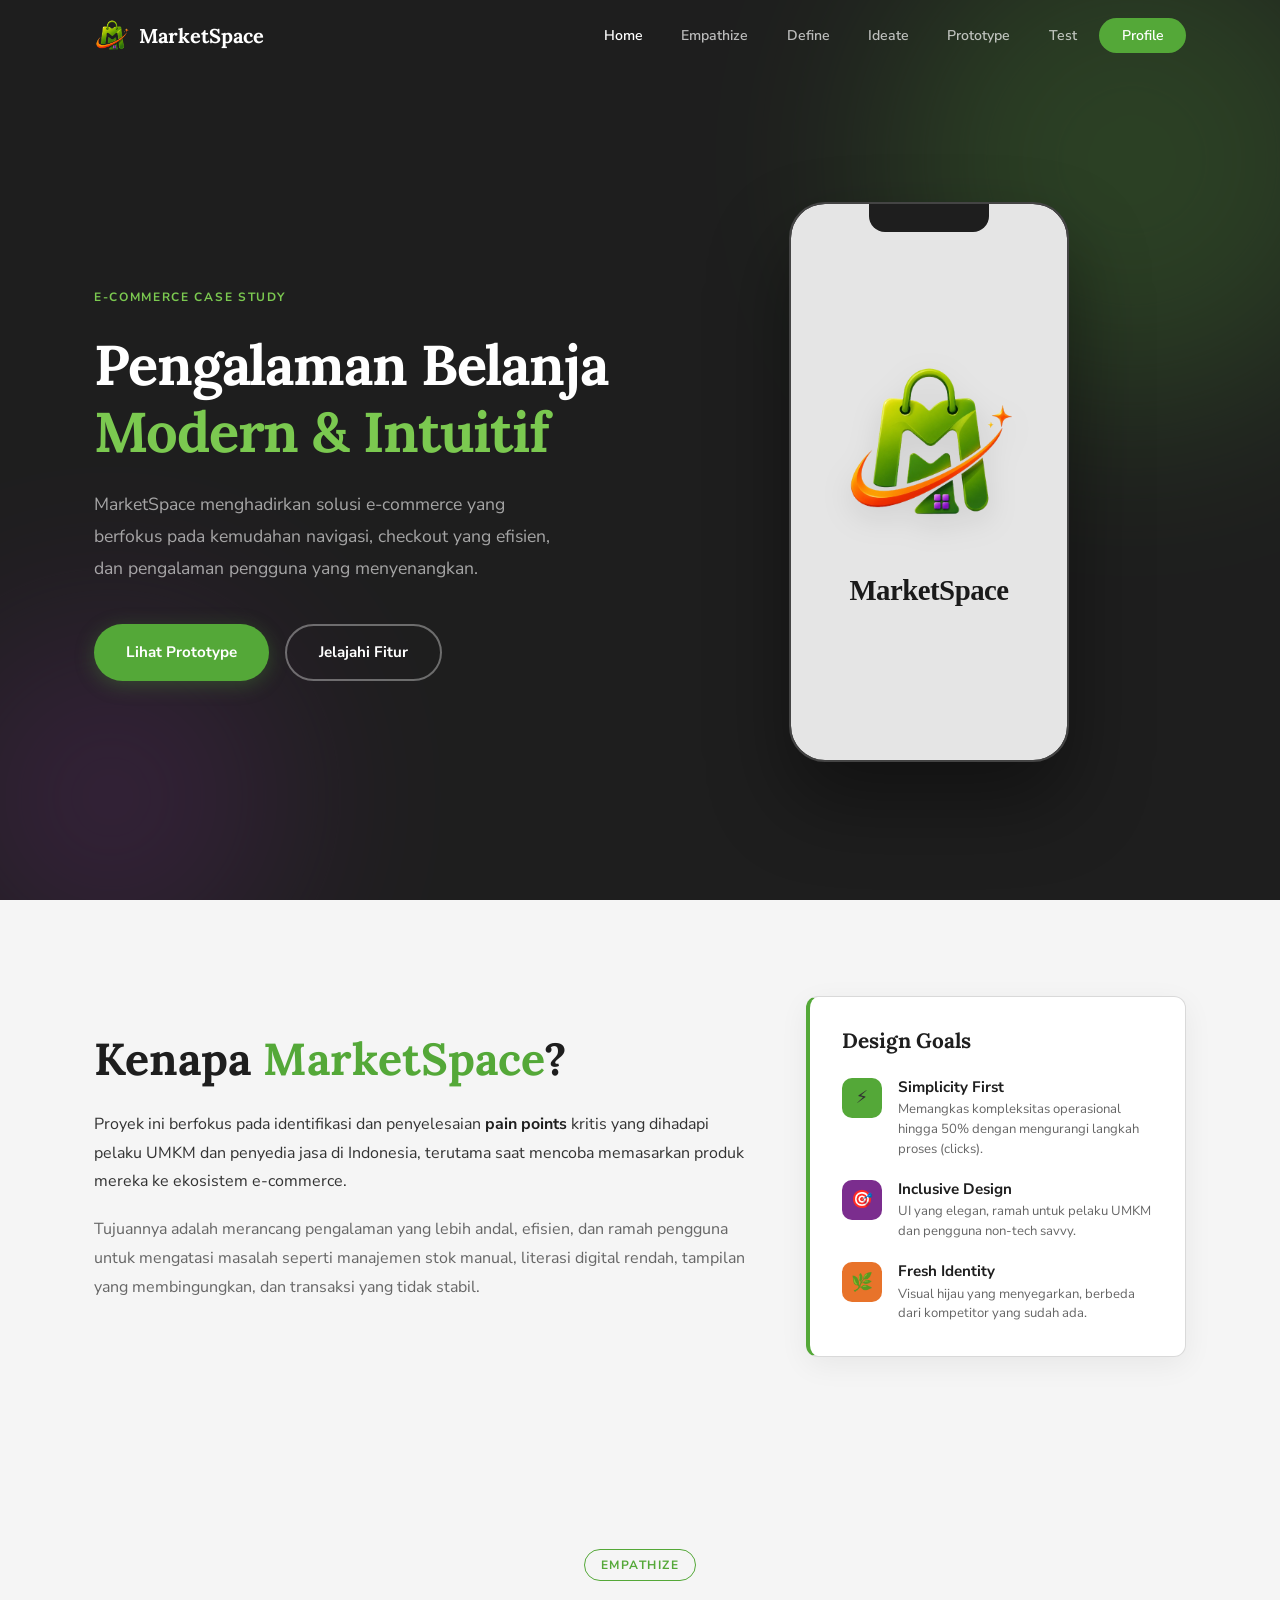
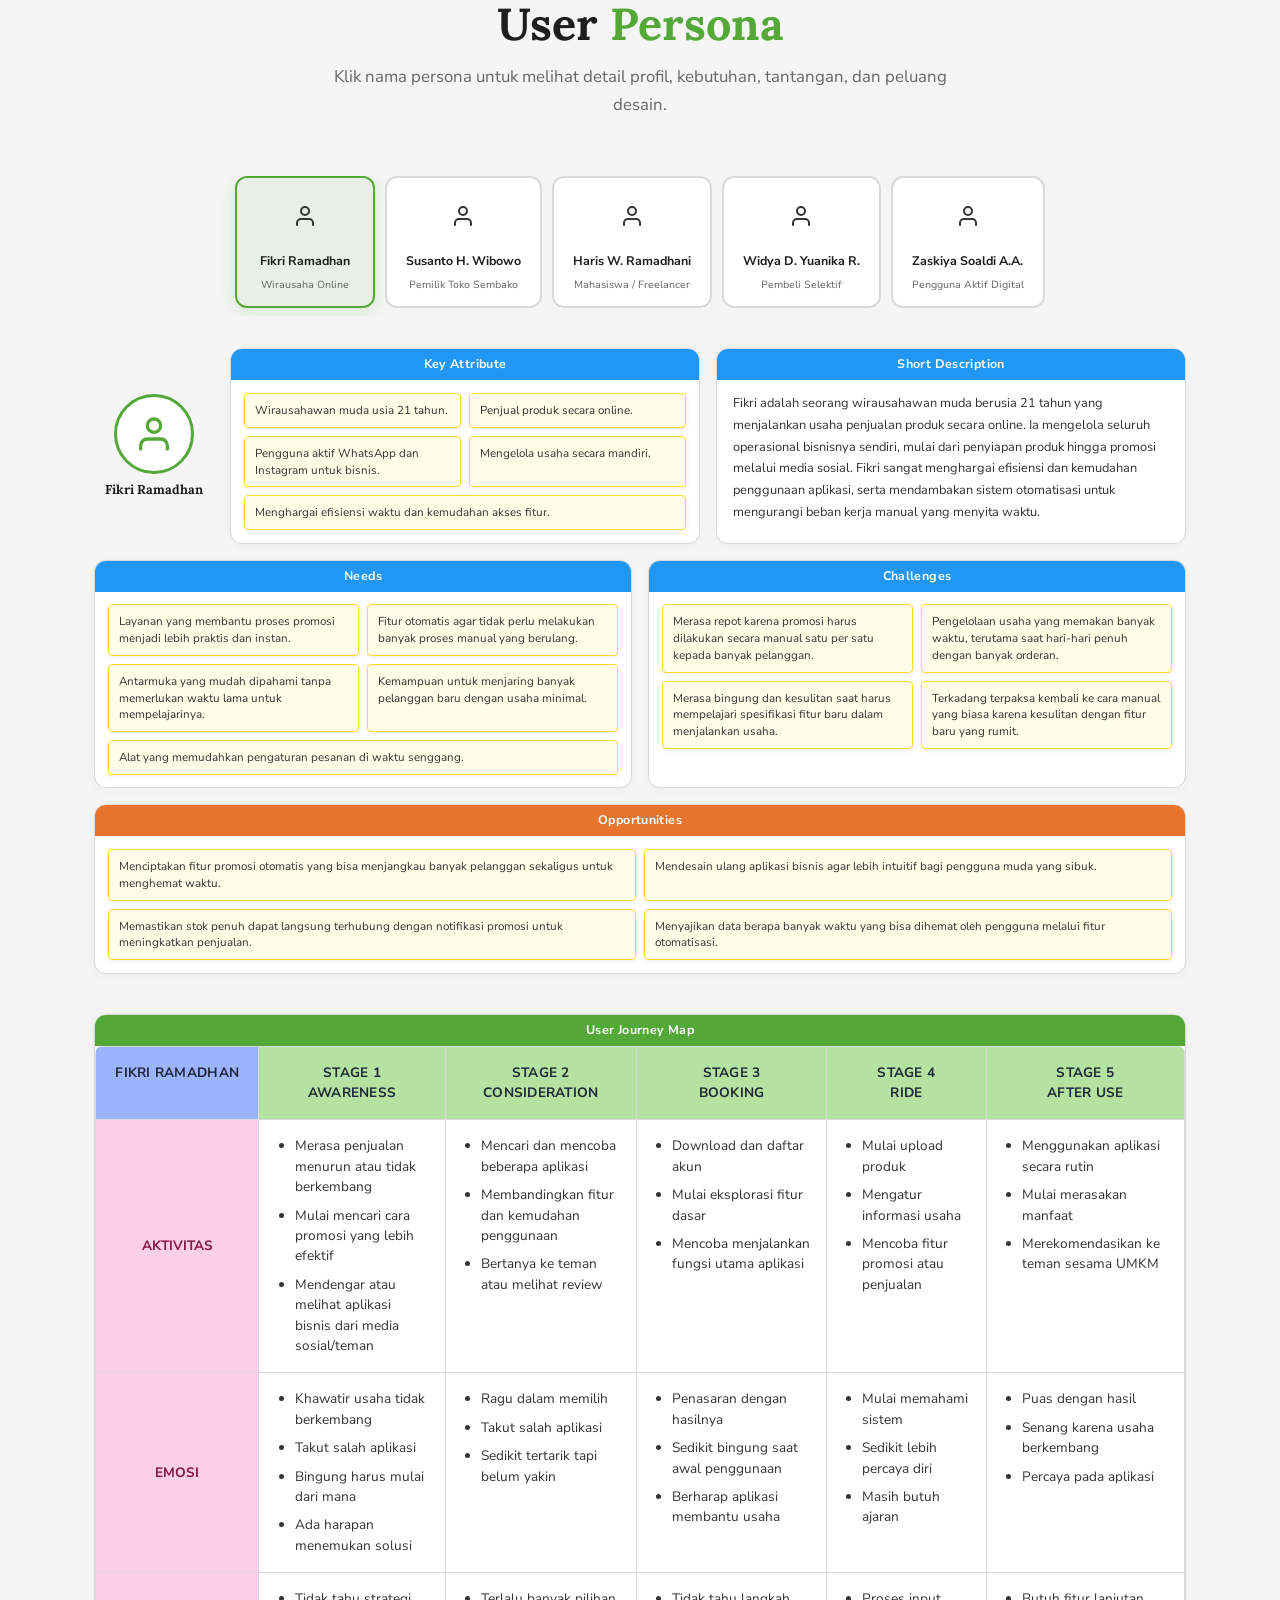
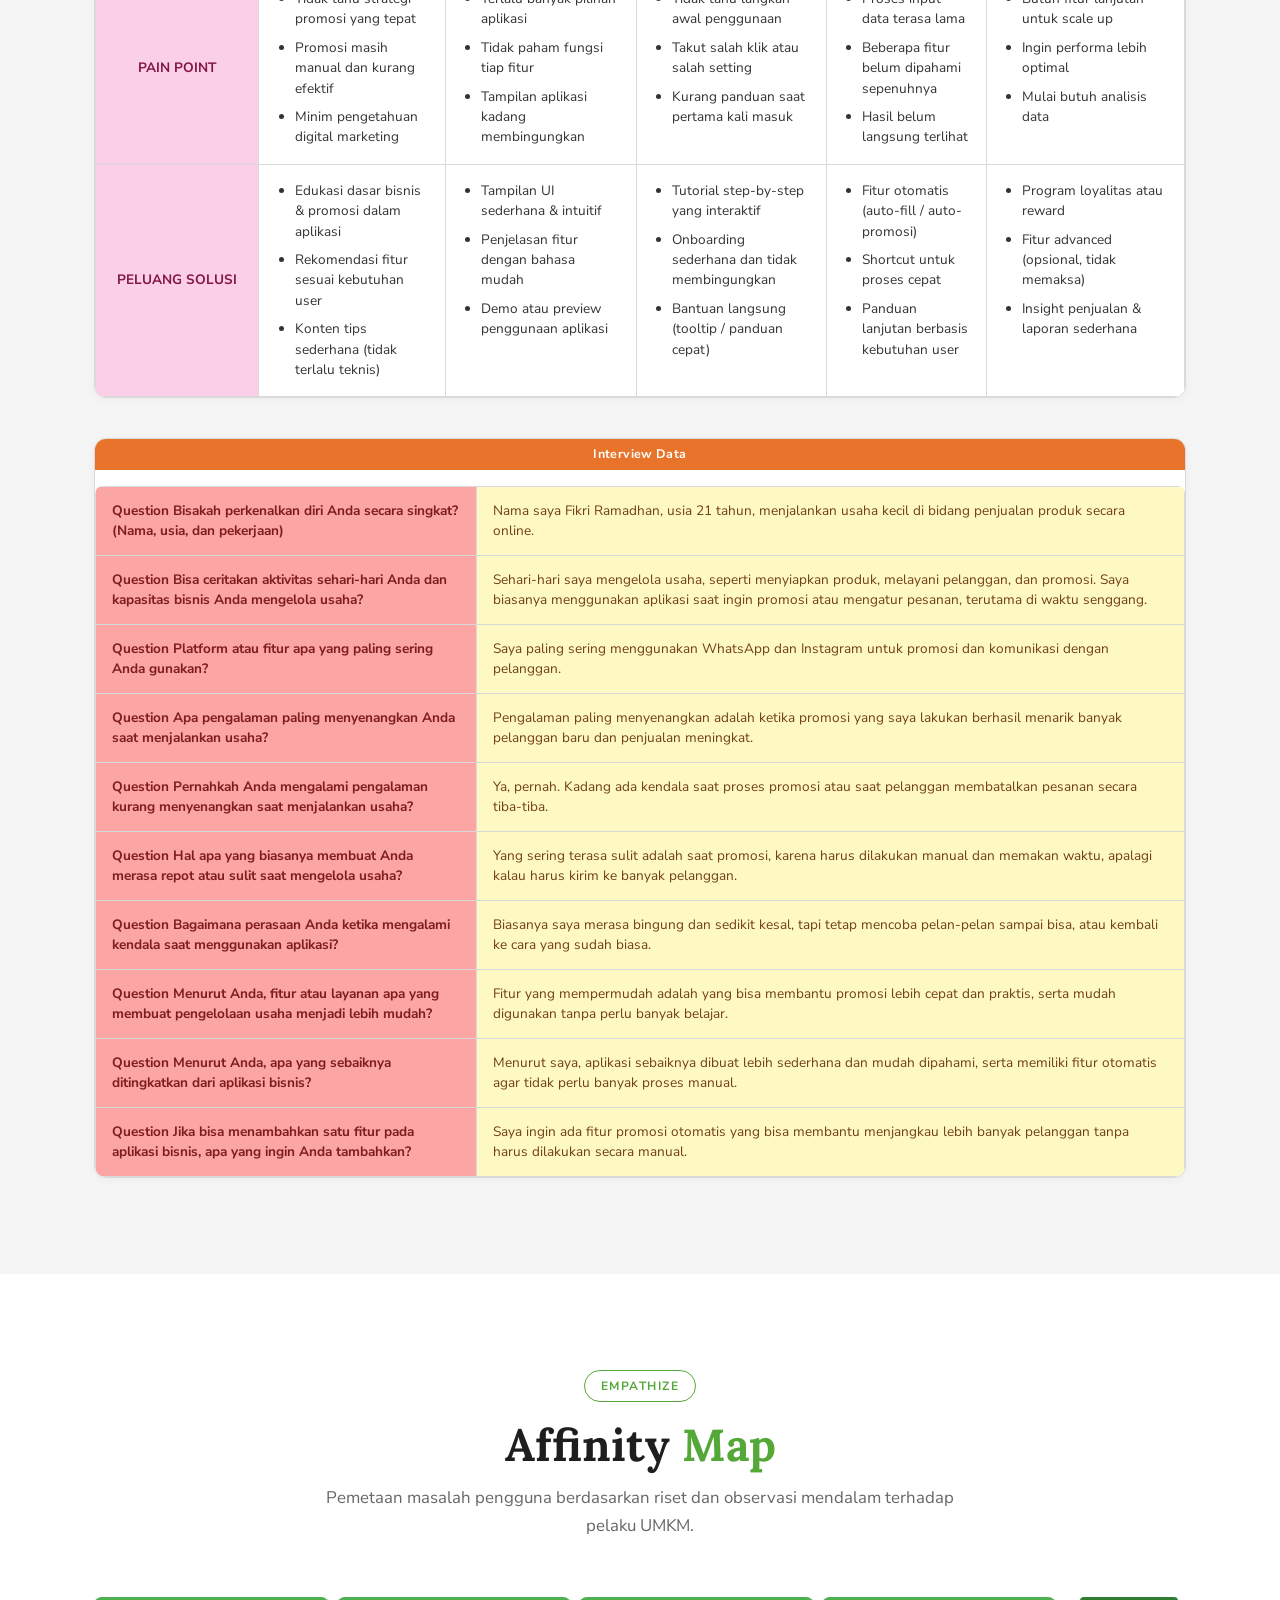
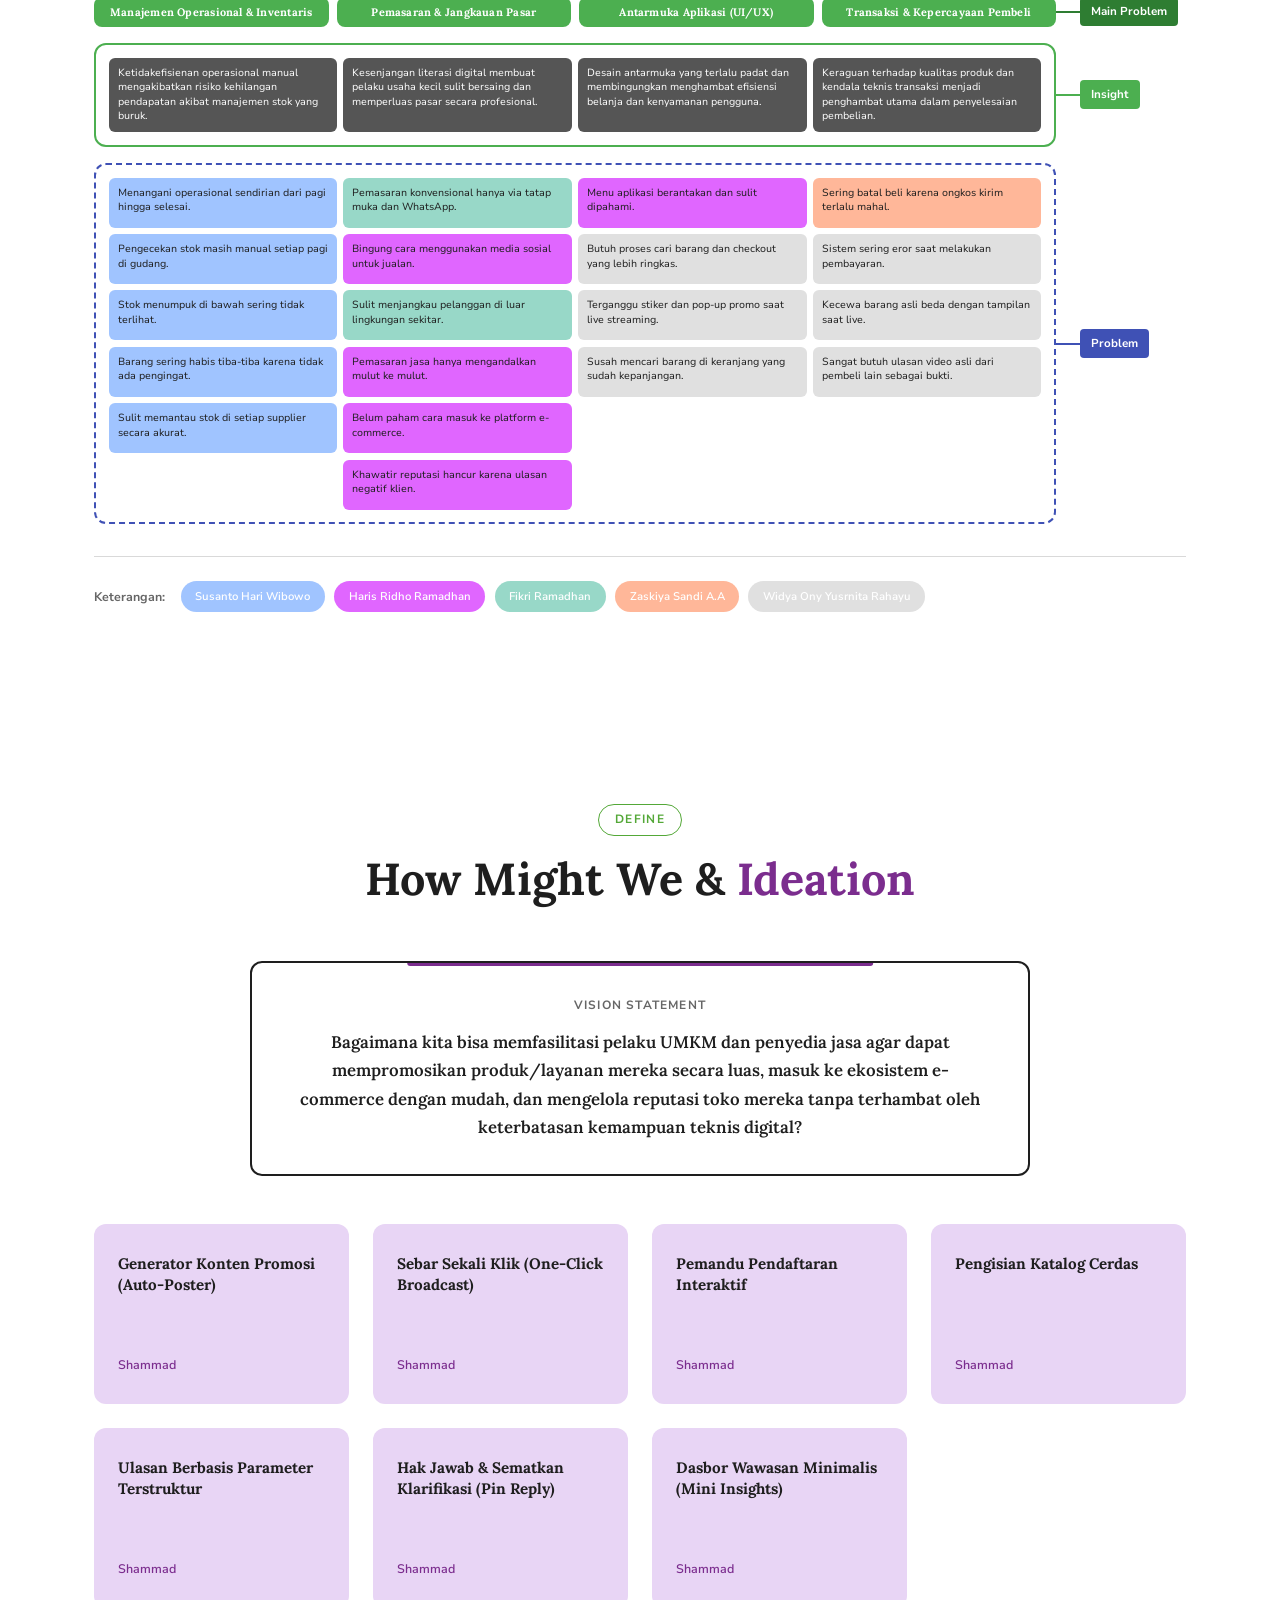
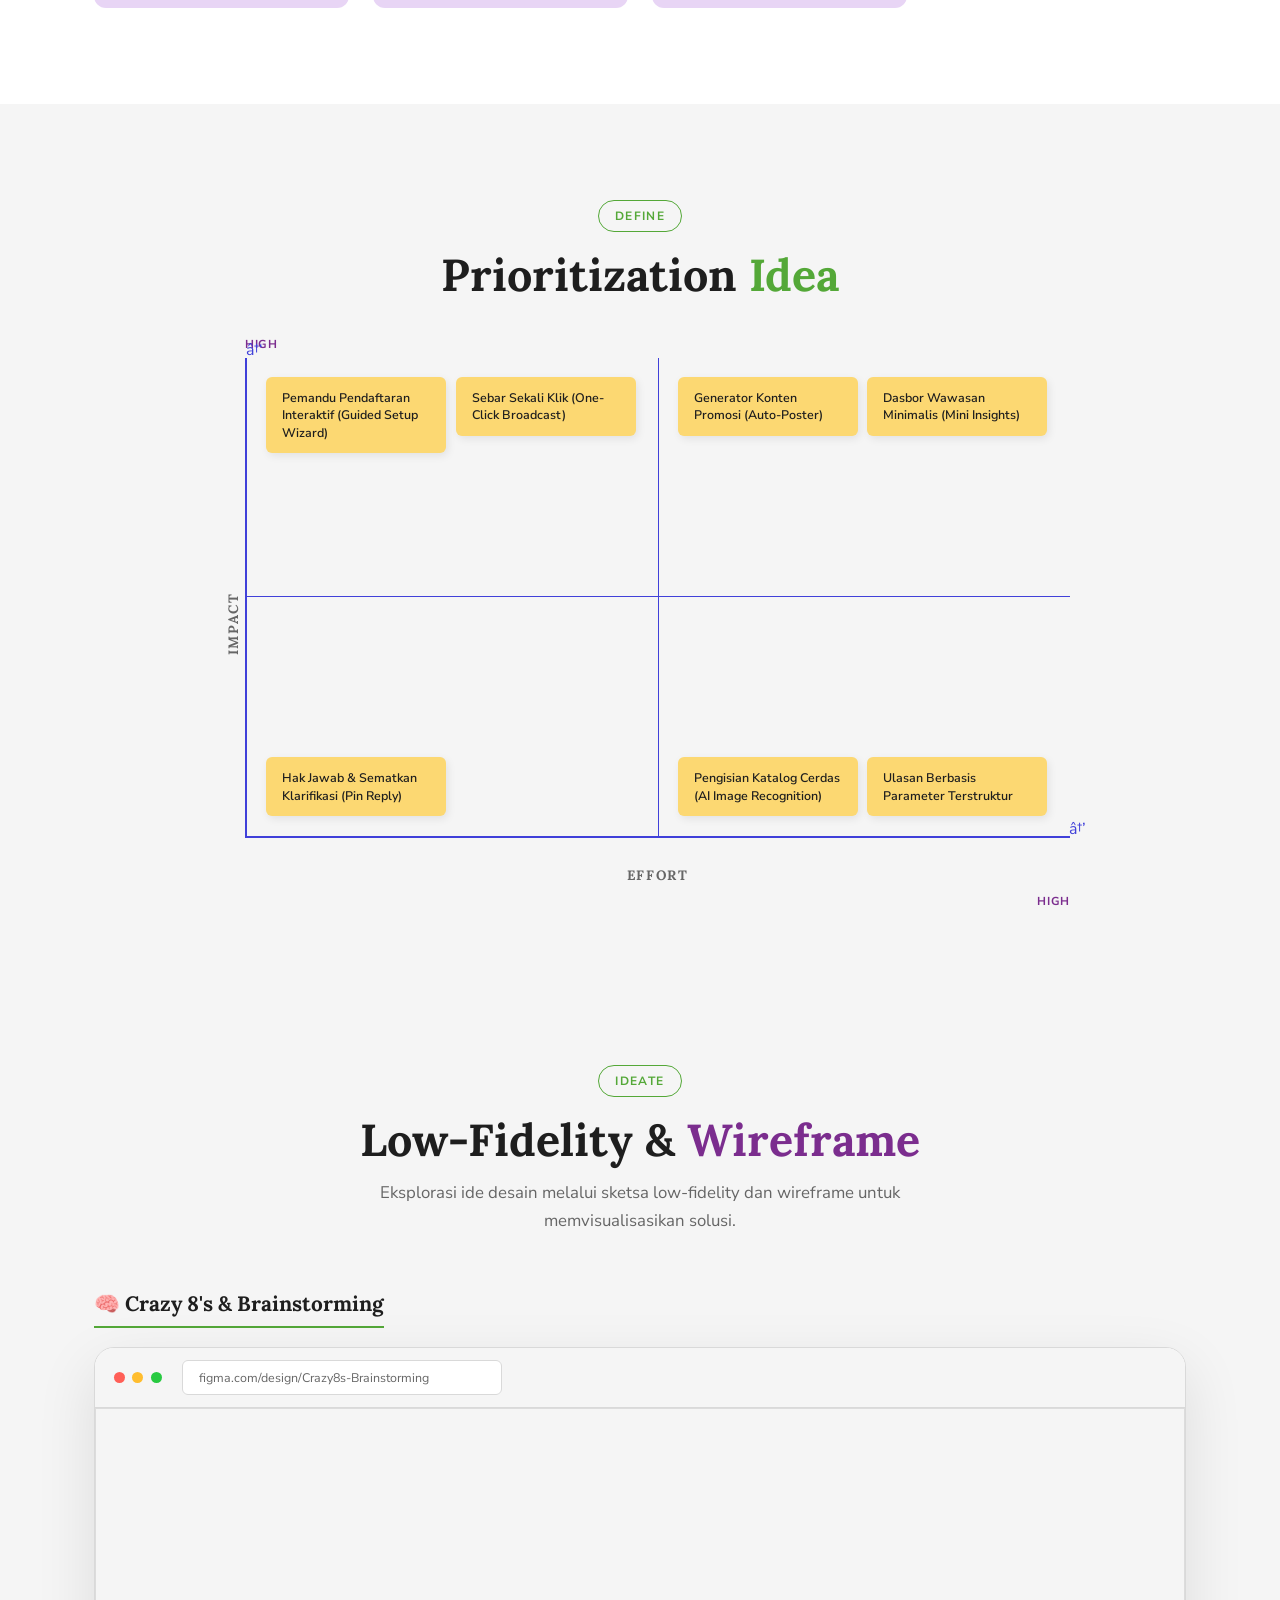
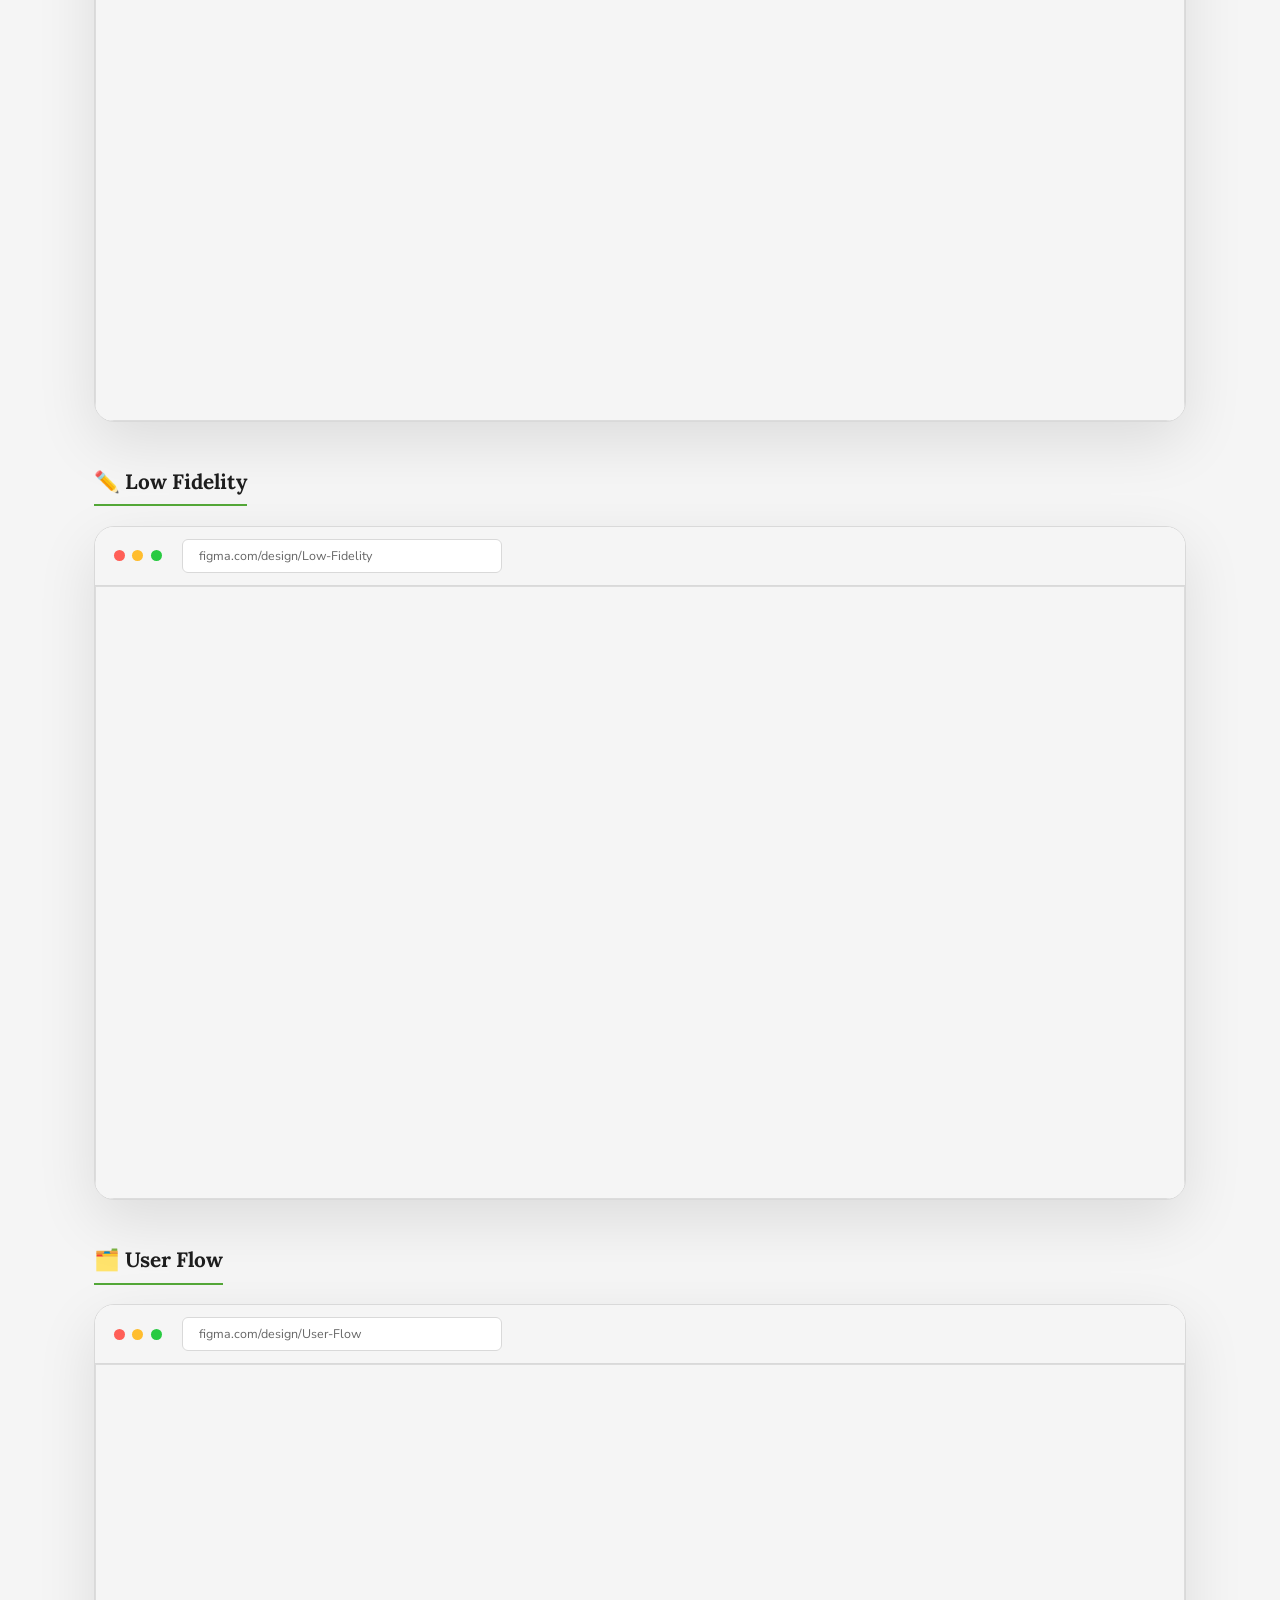
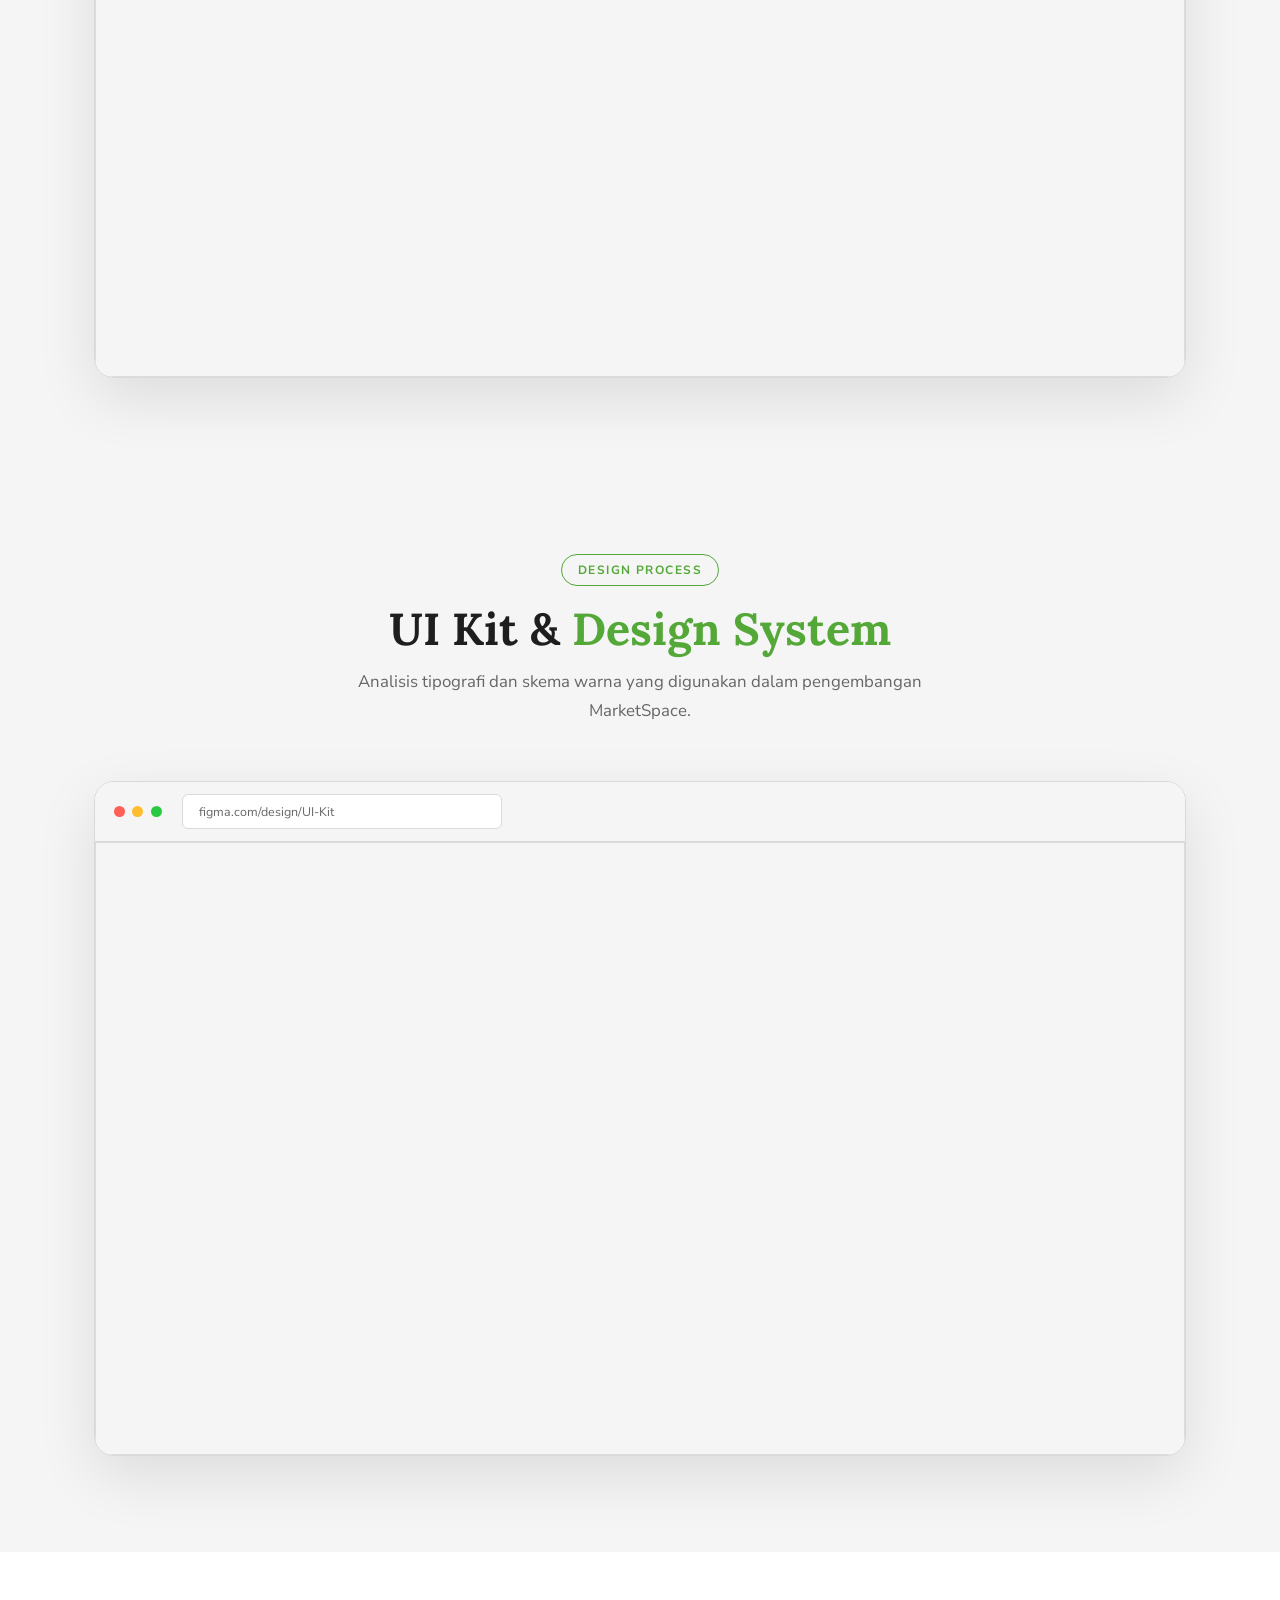
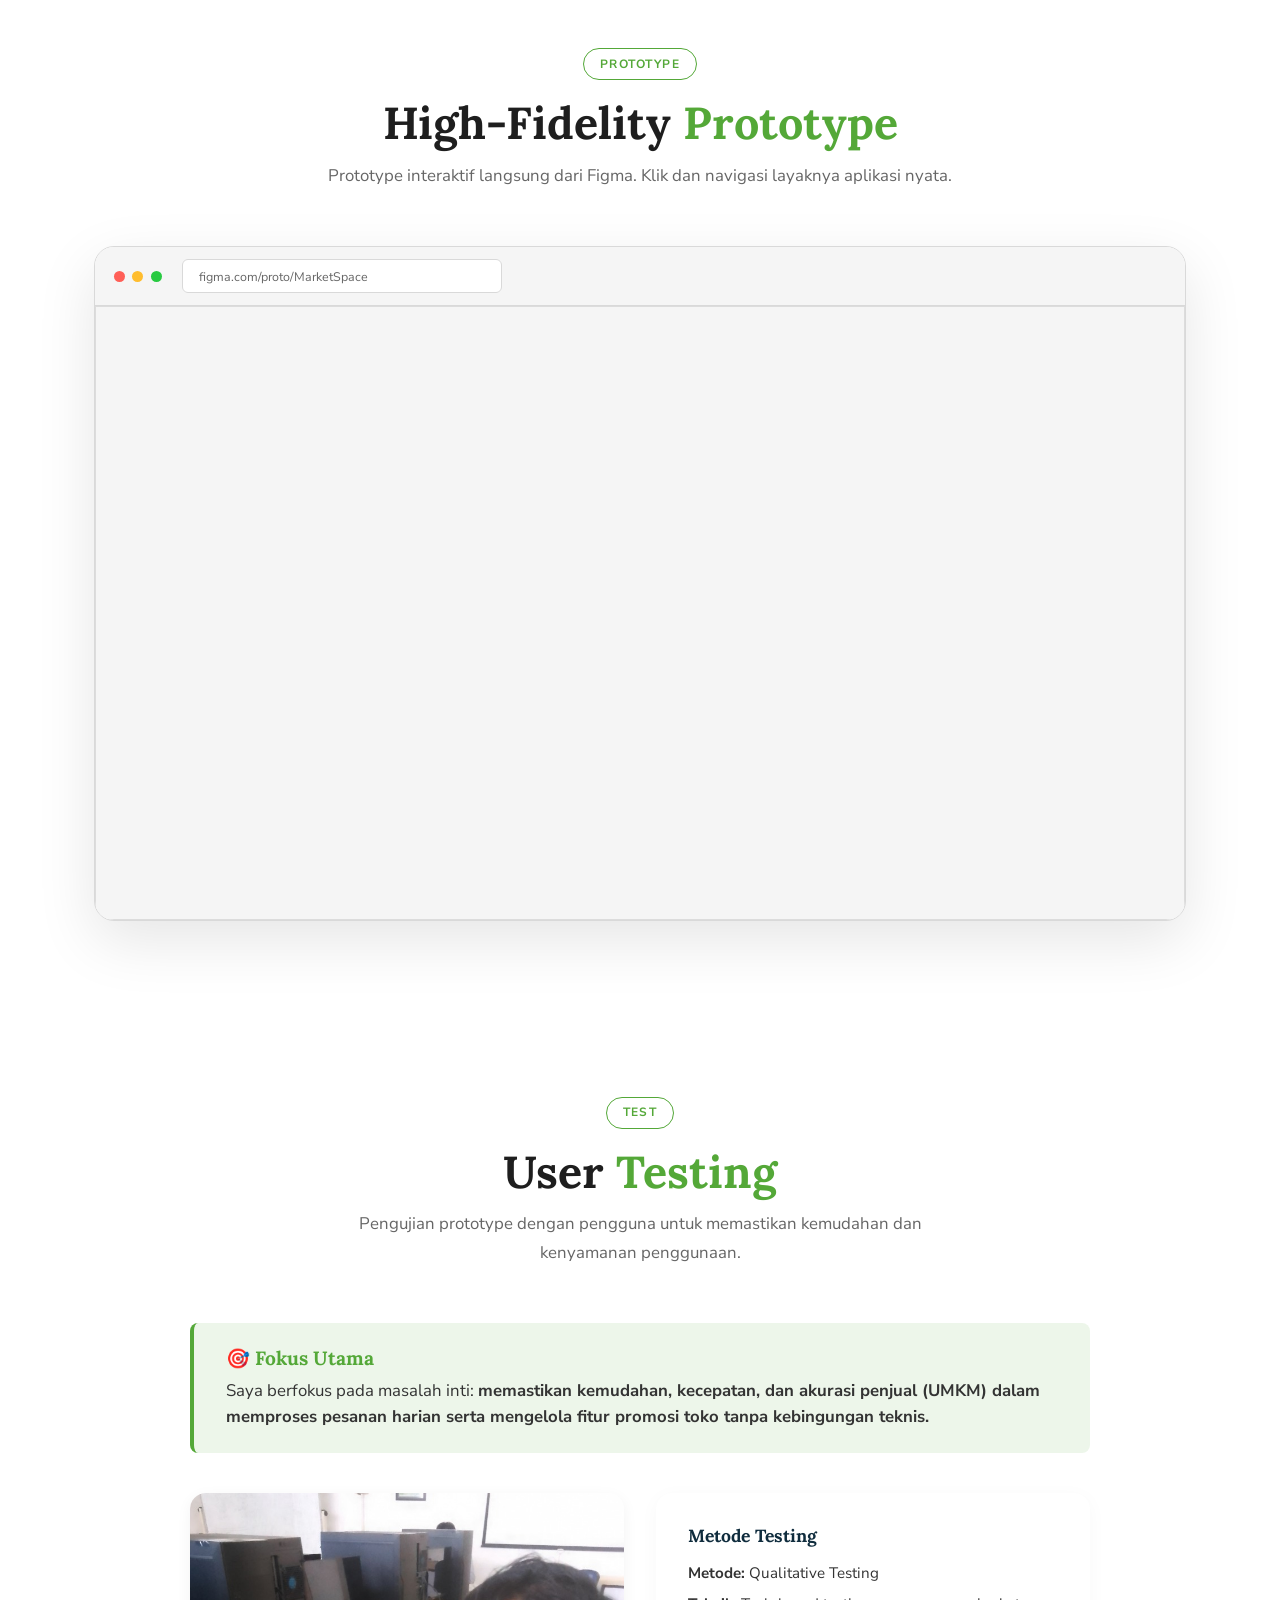
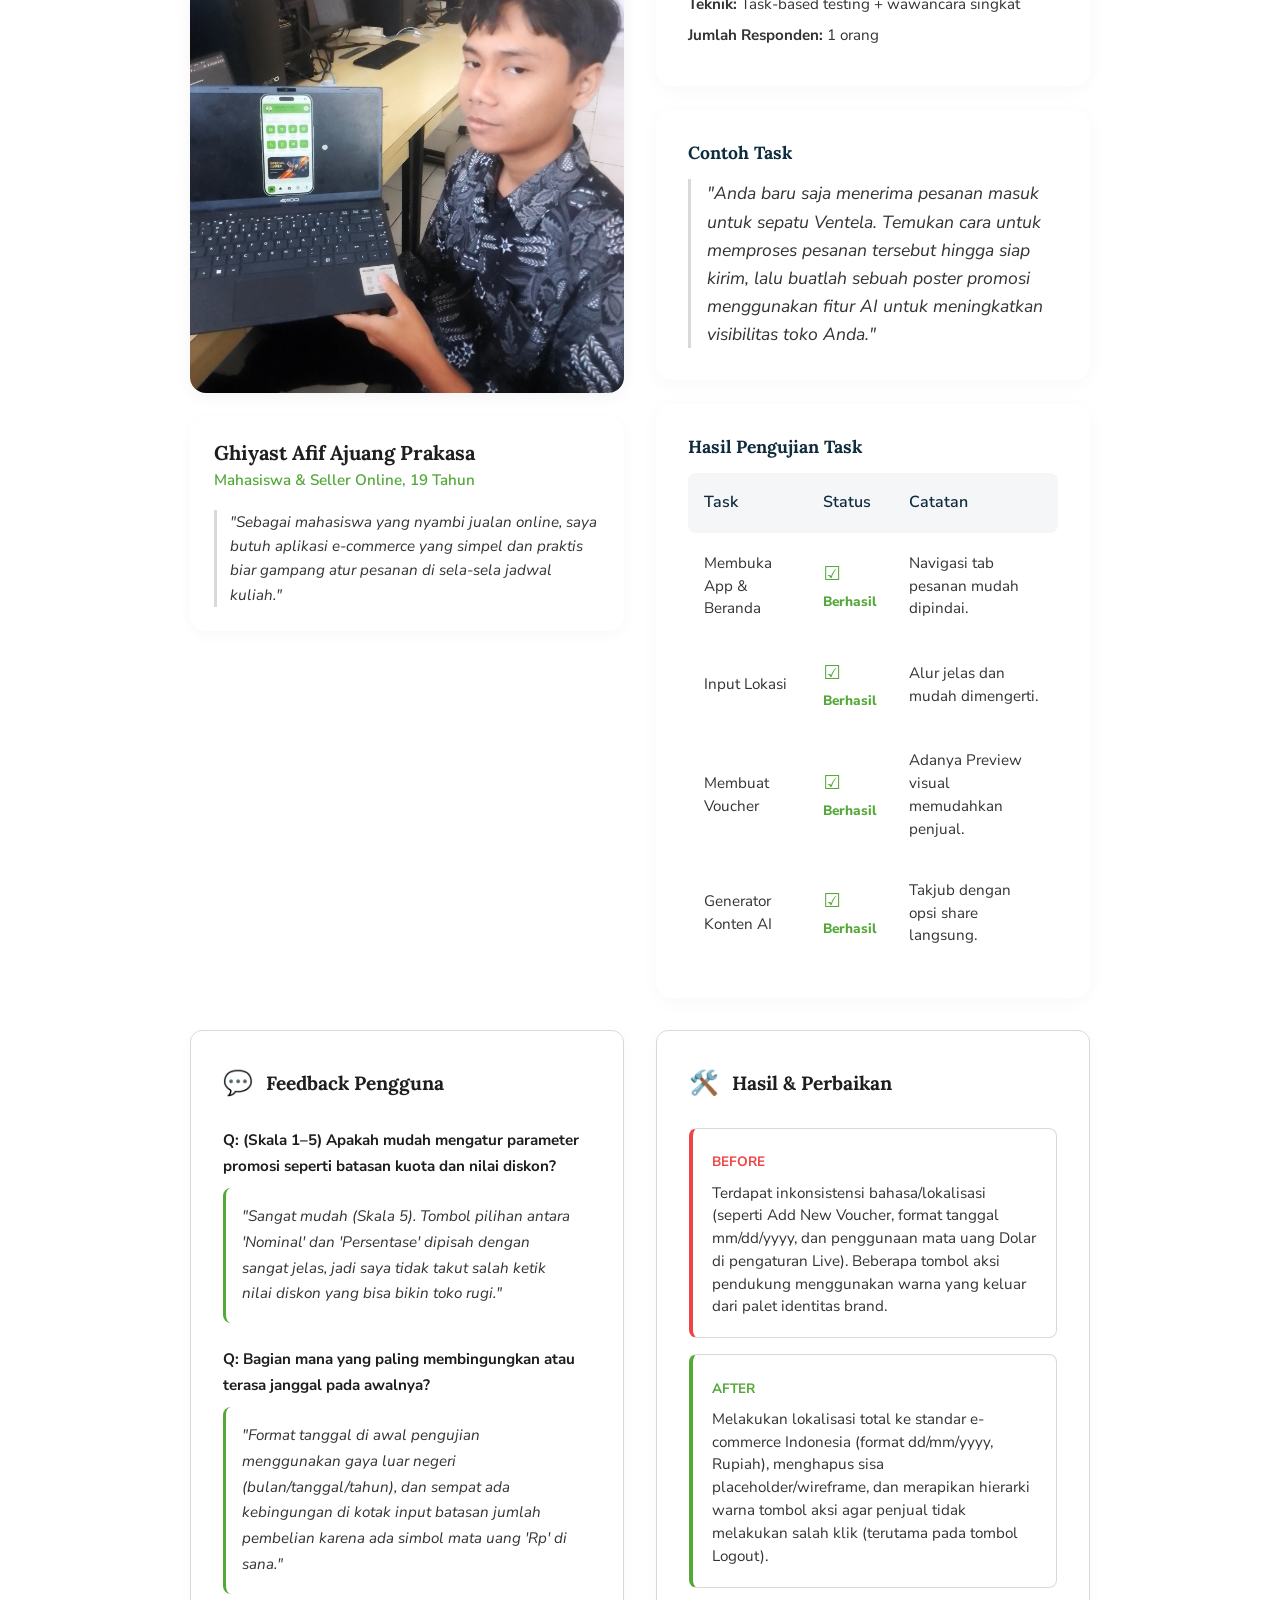
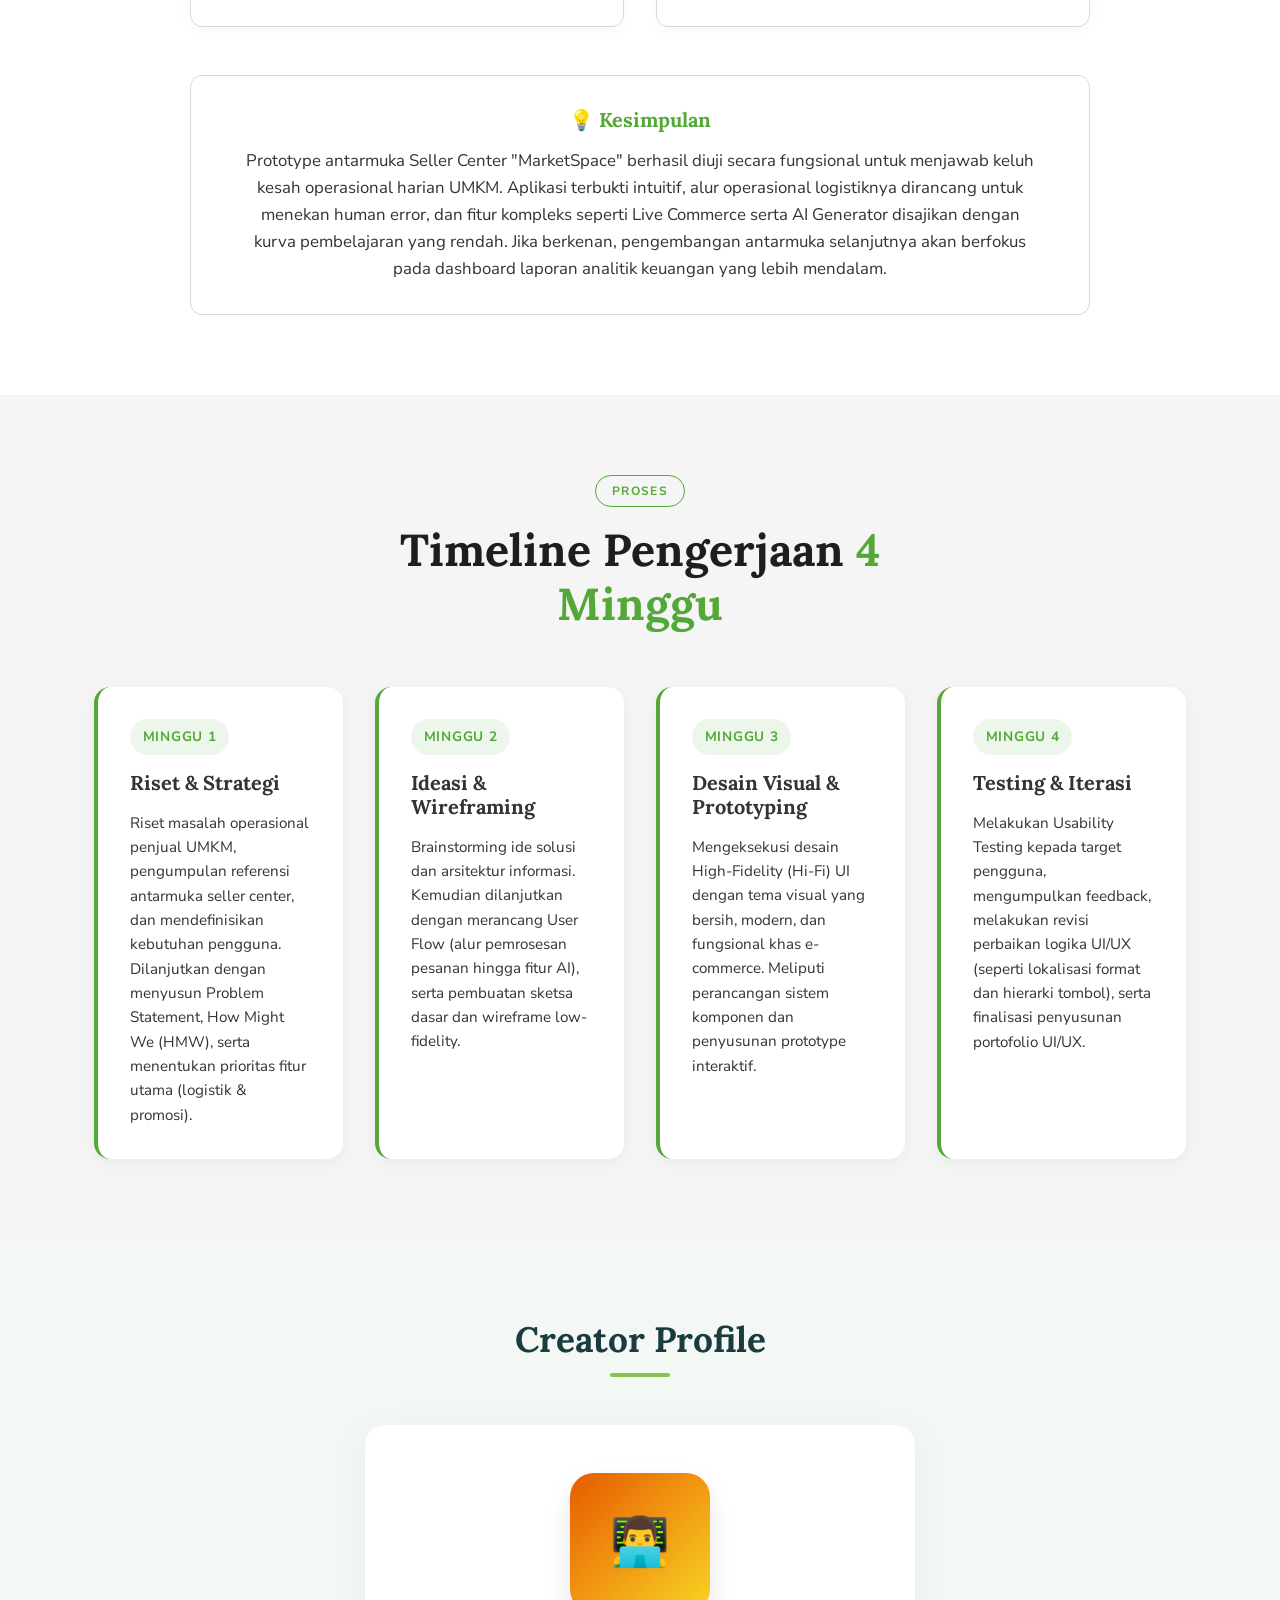
<file: index.html>
<!DOCTYPE html>
<html lang="id">
<head>
  <meta charset="UTF-8" />
  <meta name="viewport" content="width=device-width, initial-scale=1.0" />
  <title>MarketSpace — Studi Kasus E-Commerce</title>
  <meta name="description" content="Studi kasus desain UI/UX untuk aplikasi e-commerce MarketSpace. Proyek portfolio web development." />

  <!-- Google Fonts: Lora + Nunito Sans -->
  <link rel="preconnect" href="https://fonts.googleapis.com" />
  <link rel="preconnect" href="https://fonts.gstatic.com" crossorigin />
  <link href="https://fonts.googleapis.com/css2?family=Lora:ital,wght@0,400;0,500;0,600;0,700;1,400&family=Nunito+Sans:opsz,wght@6..12,300;6..12,400;6..12,500;6..12,600;6..12,700;6..12,800&display=swap" rel="stylesheet" />

  <link rel="stylesheet" href="css/style.css" />
</head>
<body>

  <!-- ============================== HEADER ============================== -->
  <header class="header" id="header">
    <nav class="nav container">
      <a href="#" class="nav__logo">
        <img src="logo.png" alt="MarketSpace Logo" class="nav__logo-img" />
        MarketSpace
      </a>

      <ul class="nav__list" id="nav-menu">
        <li><a href="#hero" class="nav__link active">Home</a></li>
        <li><a href="#persona" class="nav__link">Empathize</a></li>
        <li><a href="#hmw" class="nav__link">Define</a></li>
        <li><a href="#ideate" class="nav__link">Ideate</a></li>
        <li><a href="#prototype" class="nav__link">Prototype</a></li>
        <li><a href="#test" class="nav__link">Test</a></li>
        <li><a href="#creator" class="nav__link nav__link--cta">Profile</a></li>
      </ul>

      <button class="nav__toggle" id="nav-toggle" aria-label="Toggle menu">
        <span class="hamburger"></span>
      </button>
    </nav>
  </header>

  <main>
    <!-- ============================== HERO ============================== -->
    <section class="hero" id="hero">
      <div class="hero__inner container">
        <div class="hero__content">
          <p class="hero__label">E-Commerce Case Study</p>
          <h1 class="hero__title">
            Pengalaman Belanja<br />
            <span class="hero__title--accent">Modern & Intuitif</span>
          </h1>
          <p class="hero__subtitle">
            MarketSpace menghadirkan solusi e-commerce yang berfokus pada kemudahan navigasi, checkout yang efisien, dan pengalaman pengguna yang menyenangkan.
          </p>
          <div class="hero__actions">
            <a href="#prototype" class="btn btn--primary">Lihat Prototype</a>
            <a href="#features" class="btn btn--outline">Jelajahi Fitur</a>
          </div>
        </div>

        <div class="hero__mockup">
          <div class="hero__phone">
            <div class="hero__phone-notch"></div>
            <div class="hero__phone-screen" style="position: absolute; top: 0; left: 0; width: 100%; height: 100%; padding: 0; background: #e5e5e5; display: flex; flex-direction: column; justify-content: center; align-items: center; border-radius: 34px;">
              <img src="logo.png" alt="MarketSpace App Mockup" style="width: 180px; height: auto; object-fit: contain; margin-bottom: 24px; filter: drop-shadow(0 10px 15px rgba(0,0,0,0.1));" />
              <h2 style="font-family: Georgia, serif; color: #1a1a1a; margin: 0; font-size: 1.8rem; font-weight: bold; letter-spacing: -0.5px;">MarketSpace</h2>
            </div>
          </div>
        </div>
      </div>

      <!-- decorative -->
      <div class="hero__decor hero__decor--1" aria-hidden="true"></div>
      <div class="hero__decor hero__decor--2" aria-hidden="true"></div>
    </section>

    <!-- ============================== ABOUT / KENAPA MARKETSPACE ============================== -->
    <section class="about" id="features">
      <div class="about__inner container">

        <!-- Left: Explanation -->
        <div class="about__text">
          <h2 class="about__title">Kenapa <span class="accent">MarketSpace</span>?</h2>
          <p class="about__paragraph">
            Proyek ini berfokus pada identifikasi dan penyelesaian <strong>pain points</strong> kritis yang dihadapi pelaku UMKM dan penyedia jasa di Indonesia, terutama saat mencoba memasarkan produk mereka ke ekosistem e-commerce.
          </p>
          <p class="about__paragraph about__paragraph--muted">
            Tujuannya adalah merancang pengalaman yang lebih andal, efisien, dan ramah pengguna untuk mengatasi masalah seperti manajemen stok manual, literasi digital rendah, tampilan yang membingungkan, dan transaksi yang tidak stabil.
          </p>
        </div>

        <!-- Right: Design Goals Card -->
        <div class="about__goals">
          <h3 class="about__goals-title">Design Goals</h3>

          <div class="about__goal">
            <div class="about__goal-icon about__goal-icon--green">⚡</div>
            <div>
              <h4 class="about__goal-name">Simplicity First</h4>
              <p class="about__goal-desc">Memangkas kompleksitas operasional hingga 50% dengan mengurangi langkah proses (clicks).</p>
            </div>
          </div>

          <div class="about__goal">
            <div class="about__goal-icon about__goal-icon--blue">🎯</div>
            <div>
              <h4 class="about__goal-name">Inclusive Design</h4>
              <p class="about__goal-desc">UI yang elegan, ramah untuk pelaku UMKM dan pengguna non-tech savvy.</p>
            </div>
          </div>

          <div class="about__goal">
            <div class="about__goal-icon about__goal-icon--brand">🌿</div>
            <div>
              <h4 class="about__goal-name">Fresh Identity</h4>
              <p class="about__goal-desc">Visual hijau yang menyegarkan, berbeda dari kompetitor yang sudah ada.</p>
            </div>
          </div>
        </div>

      </div>
    </section>

    <!-- ============================== USER PERSONA ============================== -->
    <section class="persona" id="persona">
      <div class="container">
        <header class="section-header">
          <p class="section-label">Empathize</p>
          <h2 class="section-title">User <span class="accent">Persona</span></h2>
          <p class="section-desc">Klik nama persona untuk melihat detail profil, kebutuhan, tantangan, dan peluang desain.</p>
        </header>

        <!-- Persona Tabs -->
        <div class="persona__tabs" id="persona-tabs">
          <button class="persona__tab active" data-index="0">
            <span class="persona__avatar"><svg width="24" height="24" viewBox="0 0 24 24" fill="none" stroke="currentColor" stroke-width="2" stroke-linecap="round" stroke-linejoin="round" style="color: var(--text);"><path d="M20 21v-2a4 4 0 0 0-4-4H8a4 4 0 0 0-4 4v2"/><circle cx="12" cy="7" r="4"/></svg></span>
            <span class="persona__tab-name">Fikri Ramadhan</span>
            <span class="persona__tab-role">Wirausaha Online</span>
          </button>
          <button class="persona__tab" data-index="1">
            <span class="persona__avatar"><svg width="24" height="24" viewBox="0 0 24 24" fill="none" stroke="currentColor" stroke-width="2" stroke-linecap="round" stroke-linejoin="round" style="color: var(--text);"><path d="M20 21v-2a4 4 0 0 0-4-4H8a4 4 0 0 0-4 4v2"/><circle cx="12" cy="7" r="4"/></svg></span>
            <span class="persona__tab-name">Susanto H. Wibowo</span>
            <span class="persona__tab-role">Pemilik Toko Sembako</span>
          </button>
          <button class="persona__tab" data-index="2">
            <span class="persona__avatar"><svg width="24" height="24" viewBox="0 0 24 24" fill="none" stroke="currentColor" stroke-width="2" stroke-linecap="round" stroke-linejoin="round" style="color: var(--text);"><path d="M20 21v-2a4 4 0 0 0-4-4H8a4 4 0 0 0-4 4v2"/><circle cx="12" cy="7" r="4"/></svg></span>
            <span class="persona__tab-name">Haris W. Ramadhani</span>
            <span class="persona__tab-role">Mahasiswa / Freelancer</span>
          </button>
          <button class="persona__tab" data-index="3">
            <span class="persona__avatar"><svg width="24" height="24" viewBox="0 0 24 24" fill="none" stroke="currentColor" stroke-width="2" stroke-linecap="round" stroke-linejoin="round" style="color: var(--text);"><path d="M20 21v-2a4 4 0 0 0-4-4H8a4 4 0 0 0-4 4v2"/><circle cx="12" cy="7" r="4"/></svg></span>
            <span class="persona__tab-name">Widya D. Yuanika R.</span>
            <span class="persona__tab-role">Pembeli Selektif</span>
          </button>
          <button class="persona__tab" data-index="4">
            <span class="persona__avatar"><svg width="24" height="24" viewBox="0 0 24 24" fill="none" stroke="currentColor" stroke-width="2" stroke-linecap="round" stroke-linejoin="round" style="color: var(--text);"><path d="M20 21v-2a4 4 0 0 0-4-4H8a4 4 0 0 0-4 4v2"/><circle cx="12" cy="7" r="4"/></svg></span>
            <span class="persona__tab-name">Zaskiya Soaldi A.A.</span>
            <span class="persona__tab-role">Pengguna Aktif Digital</span>
          </button>
        </div>

        <!-- === Panel 1: Fikri Ramadhan === -->
        <div class="persona__panel active" data-panel="0">
          <div class="persona__grid">
            <!-- Top Row -->
            <div class="persona__top">
              <div class="persona__profile-col">
                <div class="persona__photo-wrap"><svg width="40" height="40" viewBox="0 0 24 24" fill="none" stroke="currentColor" stroke-width="2" stroke-linecap="round" stroke-linejoin="round" style="color: var(--brand);"><path d="M20 21v-2a4 4 0 0 0-4-4H8a4 4 0 0 0-4 4v2"/><circle cx="12" cy="7" r="4"/></svg></div>
                <h3 class="persona__name">Fikri Ramadhan</h3>
              </div>
              <div class="persona__section-box">
                <h4 class="persona__section-title persona__section-title--blue">Key Attribute</h4>
                <div class="persona__stickies">
                  <div class="persona__sticky">Wirausahawan muda usia 21 tahun.</div>
                  <div class="persona__sticky">Penjual produk secara online.</div>
                  <div class="persona__sticky">Pengguna aktif WhatsApp dan Instagram untuk bisnis.</div>
                  <div class="persona__sticky">Mengelola usaha secara mandiri.</div>
                  <div class="persona__sticky">Menghargai efisiensi waktu dan kemudahan akses fitur.</div>
</div>
              </div>
              <div class="persona__section-box">
                <h4 class="persona__section-title persona__section-title--blue">Short Description</h4>
                <p class="persona__desc-text">Fikri adalah seorang wirausahawan muda berusia 21 tahun yang menjalankan usaha penjualan produk secara online. Ia mengelola seluruh operasional bisnisnya sendiri, mulai dari penyiapan produk hingga promosi melalui media sosial. Fikri sangat menghargai efisiensi dan kemudahan penggunaan aplikasi, serta mendambakan sistem otomatisasi untuk mengurangi beban kerja manual yang menyita waktu.</p>
              </div>
            </div>
            <!-- Middle Row -->
            <div class="persona__mid">
              <div class="persona__section-box">
                <h4 class="persona__section-title persona__section-title--blue">Needs</h4>
                <div class="persona__stickies">
                  <div class="persona__sticky">Layanan yang membantu proses promosi menjadi lebih praktis dan instan.</div>
                  <div class="persona__sticky">Fitur otomatis agar tidak perlu melakukan banyak proses manual yang berulang.</div>
                  <div class="persona__sticky">Antarmuka yang mudah dipahami tanpa memerlukan waktu lama untuk mempelajarinya.</div>
                  <div class="persona__sticky">Kemampuan untuk menjaring banyak pelanggan baru dengan usaha minimal.</div>
                  <div class="persona__sticky">Alat yang memudahkan pengaturan pesanan di waktu senggang.</div>
</div>
              </div>
              <div class="persona__section-box">
                <h4 class="persona__section-title persona__section-title--blue">Challenges</h4>
                <div class="persona__stickies">
                  <div class="persona__sticky">Merasa repot karena promosi harus dilakukan secara manual satu per satu kepada banyak pelanggan.</div>
                  <div class="persona__sticky">Pengelolaan usaha yang memakan banyak waktu, terutama saat hari-hari penuh dengan banyak orderan.</div>
                  <div class="persona__sticky">Merasa bingung dan kesulitan saat harus mempelajari spesifikasi fitur baru dalam menjalankan usaha.</div>
                  <div class="persona__sticky">Terkadang terpaksa kembali ke cara manual yang biasa karena kesulitan dengan fitur baru yang rumit.</div>
</div>
              </div>
            </div>
            <!-- Bottom Row -->
            <div class="persona__bottom">
              <div class="persona__section-box">
                <h4 class="persona__section-title persona__section-title--orange">Opportunities</h4>
                <div class="persona__stickies">
                  <div class="persona__sticky">Menciptakan fitur promosi otomatis yang bisa menjangkau banyak pelanggan sekaligus untuk menghemat waktu.</div>
                  <div class="persona__sticky">Mendesain ulang aplikasi bisnis agar lebih intuitif bagi pengguna muda yang sibuk.</div>
                  <div class="persona__sticky">Memastikan stok penuh dapat langsung terhubung dengan notifikasi promosi untuk meningkatkan penjualan.</div>
                  <div class="persona__sticky">Menyajikan data berapa banyak waktu yang bisa dihemat oleh pengguna melalui fitur otomatisasi.</div>
</div>
              </div>
            </div>
            
            <!-- User Journey Map -->
            <div class="persona__journey-row">
              <div class="persona__section-box">
                <h4 class="persona__section-title persona__section-title--green">User Journey Map</h4>
                                                                                                <div class="persona__journey-table-wrapper">
                  <table class="persona__journey-table">
                    <thead>
                      <tr>
                        <th>FIKRI RAMADHAN</th>
                        <th>STAGE 1<br>AWARENESS</th>
                        <th>STAGE 2<br>CONSIDERATION</th>
                        <th>STAGE 3<br>BOOKING</th>
                        <th>STAGE 4<br>RIDE</th>
                        <th>STAGE 5<br>AFTER USE</th>
                      </tr>
                    </thead>
                    <tbody>
                      <tr>
                        <td>AKTIVITAS</td>
                        <td><ul><li>Merasa penjualan menurun atau tidak berkembang</li><li>Mulai mencari cara promosi yang lebih efektif</li><li>Mendengar atau melihat aplikasi bisnis dari media sosial/teman</li></ul></td>
                        <td><ul><li>Mencari dan mencoba beberapa aplikasi</li><li>Membandingkan fitur dan kemudahan penggunaan</li><li>Bertanya ke teman atau melihat review</li></ul></td>
                        <td><ul><li>Download dan daftar akun</li><li>Mulai eksplorasi fitur dasar</li><li>Mencoba menjalankan fungsi utama aplikasi</li></ul></td>
                        <td><ul><li>Mulai upload produk</li><li>Mengatur informasi usaha</li><li>Mencoba fitur promosi atau penjualan</li></ul></td>
                        <td><ul><li>Menggunakan aplikasi secara rutin</li><li>Mulai merasakan manfaat</li><li>Merekomendasikan ke teman sesama UMKM</li></ul></td>
                      </tr>
                      <tr>
                        <td>EMOSI</td>
                        <td><ul><li>Khawatir usaha tidak berkembang</li><li>Takut salah aplikasi</li><li>Bingung harus mulai dari mana</li><li>Ada harapan menemukan solusi</li></ul></td>
                        <td><ul><li>Ragu dalam memilih</li><li>Takut salah aplikasi</li><li>Sedikit tertarik tapi belum yakin</li></ul></td>
                        <td><ul><li>Penasaran dengan hasilnya</li><li>Sedikit bingung saat awal penggunaan</li><li>Berharap aplikasi membantu usaha</li></ul></td>
                        <td><ul><li>Mulai memahami sistem</li><li>Sedikit lebih percaya diri</li><li>Masih butuh ajaran</li></ul></td>
                        <td><ul><li>Puas dengan hasil</li><li>Senang karena usaha berkembang</li><li>Percaya pada aplikasi</li></ul></td>
                      </tr>
                      <tr>
                        <td>PAIN POINT</td>
                        <td><ul><li>Tidak tahu strategi promosi yang tepat</li><li>Promosi masih manual dan kurang efektif</li><li>Minim pengetahuan digital marketing</li></ul></td>
                        <td><ul><li>Terlalu banyak pilihan aplikasi</li><li>Tidak paham fungsi tiap fitur</li><li>Tampilan aplikasi kadang membingungkan</li></ul></td>
                        <td><ul><li>Tidak tahu langkah awal penggunaan</li><li>Takut salah klik atau salah setting</li><li>Kurang panduan saat pertama kali masuk</li></ul></td>
                        <td><ul><li>Proses input data terasa lama</li><li>Beberapa fitur belum dipahami sepenuhnya</li><li>Hasil belum langsung terlihat</li></ul></td>
                        <td><ul><li>Butuh fitur lanjutan untuk scale up</li><li>Ingin performa lebih optimal</li><li>Mulai butuh analisis data</li></ul></td>
                      </tr>
                      <tr>
                        <td>PELUANG SOLUSI</td>
                        <td><ul><li>Edukasi dasar bisnis & promosi dalam aplikasi</li><li>Rekomendasi fitur sesuai kebutuhan user</li><li>Konten tips sederhana (tidak terlalu teknis)</li></ul></td>
                        <td><ul><li>Tampilan UI sederhana & intuitif</li><li>Penjelasan fitur dengan bahasa mudah</li><li>Demo atau preview penggunaan aplikasi</li></ul></td>
                        <td><ul><li>Tutorial step-by-step yang interaktif</li><li>Onboarding sederhana dan tidak membingungkan</li><li>Bantuan langsung (tooltip / panduan cepat)</li></ul></td>
                        <td><ul><li>Fitur otomatis (auto-fill / auto-promosi)</li><li>Shortcut untuk proses cepat</li><li>Panduan lanjutan berbasis kebutuhan user</li></ul></td>
                        <td><ul><li>Program loyalitas atau reward</li><li>Fitur advanced (opsional, tidak memaksa)</li><li>Insight penjualan & laporan sederhana</li></ul></td>
                      </tr>
                    </tbody>
                  </table>
                </div>
              </div>
            </div>
<!-- Interview Data -->
            <div class="persona__interview-row">
              <div class="persona__section-box">
                <h4 class="persona__section-title persona__section-title--orange">Interview Data</h4>
                <div class="persona__interview-grid">
                  <div class="interview__table-wrapper">
                    <table class="interview__table">
                      <tbody>
                    <tr>
                      <th>Question Bisakah perkenalkan diri Anda secara singkat? (Nama, usia, dan pekerjaan)</th>
                      <td>Nama saya Fikri Ramadhan, usia 21 tahun, menjalankan usaha kecil di bidang penjualan produk secara online.</td>
                    </tr>
                    <tr>
                      <th>Question Bisa ceritakan aktivitas sehari-hari Anda dan kapasitas bisnis Anda mengelola usaha?</th>
                      <td>Sehari-hari saya mengelola usaha, seperti menyiapkan produk, melayani pelanggan, dan promosi. Saya biasanya menggunakan aplikasi saat ingin promosi atau mengatur pesanan, terutama di waktu senggang.</td>
                    </tr>
                    <tr>
                      <th>Question Platform atau fitur apa yang paling sering Anda gunakan?</th>
                      <td>Saya paling sering menggunakan WhatsApp dan Instagram untuk promosi dan komunikasi dengan pelanggan.</td>
                    </tr>
                    <tr>
                      <th>Question Apa pengalaman paling menyenangkan Anda saat menjalankan usaha?</th>
                      <td>Pengalaman paling menyenangkan adalah ketika promosi yang saya lakukan berhasil menarik banyak pelanggan baru dan penjualan meningkat.</td>
                    </tr>
                    <tr>
                      <th>Question Pernahkah Anda mengalami pengalaman kurang menyenangkan saat menjalankan usaha?</th>
                      <td>Ya, pernah. Kadang ada kendala saat proses promosi atau saat pelanggan membatalkan pesanan secara tiba-tiba.</td>
                    </tr>
                    <tr>
                      <th>Question Hal apa yang biasanya membuat Anda merasa repot atau sulit saat mengelola usaha?</th>
                      <td>Yang sering terasa sulit adalah saat promosi, karena harus dilakukan manual dan memakan waktu, apalagi kalau harus kirim ke banyak pelanggan.</td>
                    </tr>
                    <tr>
                      <th>Question Bagaimana perasaan Anda ketika mengalami kendala saat menggunakan aplikasi?</th>
                      <td>Biasanya saya merasa bingung dan sedikit kesal, tapi tetap mencoba pelan-pelan sampai bisa, atau kembali ke cara yang sudah biasa.</td>
                    </tr>
                    <tr>
                      <th>Question Menurut Anda, fitur atau layanan apa yang membuat pengelolaan usaha menjadi lebih mudah?</th>
                      <td>Fitur yang mempermudah adalah yang bisa membantu promosi lebih cepat dan praktis, serta mudah digunakan tanpa perlu banyak belajar.</td>
                    </tr>
                    <tr>
                      <th>Question Menurut Anda, apa yang sebaiknya ditingkatkan dari aplikasi bisnis?</th>
                      <td>Menurut saya, aplikasi sebaiknya dibuat lebih sederhana dan mudah dipahami, serta memiliki fitur otomatis agar tidak perlu banyak proses manual.</td>
                    </tr>
                    <tr>
                      <th>Question Jika bisa menambahkan satu fitur pada aplikasi bisnis, apa yang ingin Anda tambahkan?</th>
                      <td>Saya ingin ada fitur promosi otomatis yang bisa membantu menjangkau lebih banyak pelanggan tanpa harus dilakukan secara manual.</td>
                    </tr>
                      </tbody>
                    </table>
                  </div>
                </div>
              </div>
            </div>

            

          </div>
        </div>

        <!-- === Panel 2: Susanto Hari Wibowo === -->
        <div class="persona__panel" data-panel="1">
          <div class="persona__grid">
            <div class="persona__top">
              <div class="persona__profile-col">
                <div class="persona__photo-wrap"><svg width="40" height="40" viewBox="0 0 24 24" fill="none" stroke="currentColor" stroke-width="2" stroke-linecap="round" stroke-linejoin="round" style="color: var(--brand);"><path d="M20 21v-2a4 4 0 0 0-4-4H8a4 4 0 0 0-4 4v2"/><circle cx="12" cy="7" r="4"/></svg></div>
                <h3 class="persona__name">Susanto Hari Wibowo</h3>
              </div>
              <div class="persona__section-box">
                <h4 class="persona__section-title persona__section-title--blue">Key Attribute</h4>
                <div class="persona__stickies">
                  <div class="persona__sticky">Wirausaha pemilik toko sembako dan plastik.</div>
                  <div class="persona__sticky">Berorientasi pada pelayanan pelanggan dan perputaran uang yang cepat.</div>
                  <div class="persona__sticky">Memiliki keterbatasan dalam pemahaman teknologi promosi.</div>
</div>
              </div>
              <div class="persona__section-box">
                <h4 class="persona__section-title persona__section-title--blue">Short Description</h4>
                <p class="persona__desc-text">Susanto Hari Wibowo adalah seorang wiraswasta berusia 44 tahun yang mengelola toko sembako dan plastik. Kesehariannya dihabiskan dengan mengelola stok barang dari gudang ke display serta melayani pembeli eceran dan pedagang makanan. Fokus utamanya adalah memastikan ketersediaan barang agar tidak mengecewakan pelanggan, namun ia masih menghadapi kendala dalam pengukuran stok yang akurat dan pemanfaatan teknologi untuk promosi.</p>
              </div>
            </div>
            <div class="persona__mid">
              <div class="persona__section-box">
                <h4 class="persona__section-title persona__section-title--blue">Needs</h4>
                <div class="persona__stickies">
                  <div class="persona__sticky">Memastikan stok plastik dan sembako selalu tersedia saat pelanggan datang.</div>
                  <div class="persona__sticky">Aplikasi yang mampu mencatat jumlah stok barang secara akurat agar tidak kehabisan stok.</div>
                  <div class="persona__sticky">Pencatatan harga dari setiap supplier untuk perbandingan atau dokumentasi.</div>
                  <div class="persona__sticky">Proses pencatatan stok yang lebih terukur dari gudang ke display.</div>
                  <div class="persona__sticky">Strategi penjualan seperti borongan yang mempercepat perputaran uang.</div>
</div>
              </div>
              <div class="persona__section-box">
                <h4 class="persona__section-title persona__section-title--blue">Challenges</h4>
                <div class="persona__stickies">
                  <div class="persona__sticky">Sering mengira stok masih ada di tumpukan bawah, padahal sudah habis.</div>
                  <div class="persona__sticky">Kehilangan pelanggan harian jika barang yang dicari sering kosong.</div>
                  <div class="persona__sticky">Pengalaman buruk mendapatkan kualitas barang plastik tipis/mudah robek yang tidak sesuai foto saat memesan online dari supplier baru.</div>
                  <div class="persona__sticky">Kurang memahami cara melakukan promosi dengan menggunakan teknologi.</div>
                  <div class="persona__sticky">Seluruh proses pengelolaan stok di gudang masih dilakukan secara manual di sela-sela melayani pembeli.</div>
</div>
              </div>
            </div>
            <div class="persona__bottom">
              <div class="persona__section-box">
                <h4 class="persona__section-title persona__section-title--orange">Opportunities</h4>
                <div class="persona__stickies">
                  <div class="persona__sticky">Pengembangan fitur pencatatan stok yang memberikan peringatan saat barang mencapai batas minimum.</div>
                  <div class="persona__sticky">Fitur untuk membundel dan mencatat rincian harga serta kualitas barang dari berbagai supplier.</div>
                  <div class="persona__sticky">Integrasi sistem gudang dan display untuk mempermudah monitoring ketersediaan barang tanpa harus cek fisik terus-menerus.</div>
                  <div class="persona__sticky">Fitur rating terhadap supplier untuk memastikan order barang berkualitas di masa depan.</div>
</div>
              </div>
            </div>
            
            <!-- User Journey Map -->
            <div class="persona__journey-row">
              <div class="persona__section-box">
                <h4 class="persona__section-title persona__section-title--green">User Journey Map</h4>
                                                                                                <div class="persona__journey-table-wrapper">
                  <table class="persona__journey-table">
                    <thead>
                      <tr>
                        <th>SUSANTO HARI WIBOWO</th>
                        <th>STAGE 1<br>AWARENESS</th>
                        <th>STAGE 2<br>CONSIDERATION</th>
                        <th>STAGE 3<br>BOOKING</th>
                        <th>STAGE 4<br>RIDE</th>
                        <th>STAGE 5<br>AFTER USE</th>
                      </tr>
                    </thead>
                    <tbody>
                      <tr>
                        <td>AKTIVITAS</td>
                        <td><ul><li>Mengecek stok fisik di gudang.</li><li>Menyadari stok plastik/sembako tertentu mulai habis.</li></ul></td>
                        <td><ul><li>Membuka Facebook untuk mencari supplier baru.</li><li>Melihat foto-foto produk yang diposting.</li></ul></td>
                        <td><ul><li>Menghubungi supplier melalui inbox FB atau telepon.</li><li>Melakukan kesepakatan harga dan jumlah pesanan.</li></ul></td>
                        <td><ul><li>Menunggu barang datang ke toko.</li><li>Menerima paket dari kurir/supplier.</li></ul></td>
                        <td><ul><li>Mengecek kualitas fisik barang (ketebalan plastik).</li><li>Menata barang baru ke rak display.</li></ul></td>
                      </tr>
                      <tr>
                        <td>EMOSI</td>
                        <td><ul><li>Waspada (takut stok kosong saat pelanggan datang).</li></ul></td>
                        <td><ul><li>Berharap (ingin menemukan harga dan kualitas terbaik).</li></ul></td>
                        <td><ul><li>Ragu (takut tertipu atau kualitas tidak sesuai foto).</li></ul></td>
                        <td><ul><li>Tidak Sabar (menunggu kepastian waktu sampai).</li></ul></td>
                        <td><ul><li>Kecewa/Marah (jika kualitas plastik tipis/gampang robek).</li></ul></td>
                      </tr>
                      <tr>
                        <td>PAIN POINT</td>
                        <td><ul><li>Stok tidak terukur secara akurat karena manual.</li><li>Tumpukan barang di gudang menghalangi pandangan.</li></ul></td>
                        <td><ul><li>Banyak penipuan di platform Facebook.</li><li>Representasi foto seringkali tidak jujur.</li></ul></td>
                        <td><ul><li>Proses pemesanan manual lewat chat/telp sangat melelahkan.</li><li>Data pesanan sering hilang di chat.</li></ul></td>
                        <td><ul><li>Tidak ada kepastian waktu kapan barang sampai.</li></ul></td>
                        <td><ul><li>Kualitas barang yang datang seringkali jauh di bawah standar.</li></ul></td>
                      </tr>
                      <tr>
                        <td>PELUANG SOLUSI</td>
                        <td><ul><li>Aplikasi pencatatan stok otomatis.</li></ul></td>
                        <td><ul><li>Sistem rating dan ulasan supplier yang asli.</li></ul></td>
                        <td><ul><li>Fitur "One-Click Ordering" tanpa harus chat panjang lebar.</li><li>Pencatatan riwayat transaksi yang rapi.</li></ul></td>
                        <td><ul><li>Fitur pelacakan pengiriman secara real-time.</li></ul></td>
                        <td><ul><li>Jaminan kualitas atau fitur komplain jika barang rusak/jelek.</li></ul></td>
                      </tr>
                    </tbody>
                  </table>
                </div>
                </div>
<!-- Interview Data -->
            <div class="persona__interview-row">
              <div class="persona__section-box">
                <h4 class="persona__section-title persona__section-title--orange">Interview Data</h4>
                <div class="persona__interview-grid">
                  <div class="interview__table-wrapper">
                    <table class="interview__table">
                      <tbody>
                    <tr>
                      <th>Question Bisa perkenalkan diri Anda terlebih dahulu?</th>
                      <td>Nama saya Susanto Hari Wibowo, pekerjaan wiraswasta, usia 44 tahun.</td>
                    </tr>
                    <tr>
                      <th>Question Bisa ceritakan tentang keseharian Anda?</th>
                      <td>Keseharian saya mulai jam 6 pagi bersih-bersih toko dan menata stok yang masih ada di gudang menatanya ke display.</td>
                    </tr>
                    <tr>
                      <th>Question Apa yang biasanya Anda lakukan ketika mengelola toko?</th>
                      <td>Kegiatan utama saya melayani pembeli eceran pagi hari.</td>
                    </tr>
                    <tr>
                      <th>Question Apa hal yang paling penting bagi Anda ketika melakukan aktivitas tersebut?</th>
                      <td>Hal paling penting bagi saya itu ketersediaan barang, jangan sampai pelanggan datang tapi stok kosong.</td>
                    </tr>
                    <tr>
                      <th>Question Apa pengalaman terbaik Anda saat berjualan?</th>
                      <td>Pengalaman terbaik itu kalau ada yang borong banyak saat stok lagi penuh.</td>
                    </tr>
                    <tr>
                      <th>Question Apa pengalaman terburuk yang pernah Anda alami?</th>
                      <td>Pengalaman terburuk itu kalau pesan stok online dari supplier baru di Facebook, fotonya bagus tapi pas datang kualitas plastiknya tipis dan gampang robek.</td>
                    </tr>
                    <tr>
                      <th>Question Bagaimana cara Anda mengatasi kendala tersebut?</th>
                      <td>Saya mencoba mencari supplier lain yang lebih terpercaya dan memeriksa kualitas barang sebelum membeli dalam jumlah banyak.</td>
                    </tr>
                    <tr>
                      <th>Question Kendala apa saja yang biasanya Anda hadapi saat mengelola stok?</th>
                      <td>Kendala paling sering itu stok tidak terukur.</td>
                    </tr>
                    <tr>
                      <th>Question Mengapa hal ini menjadi masalah bagi Anda?</th>
                      <td>Ini jadi masalah karena saya bisa kehilangan pelanggan harian kalau barang yang mereka cari tidak ada terus.</td>
                    </tr>
                    <tr>
                      <th>Question Menurut Anda, apa yang bisa membuat pengelolaan toko lebih mudah?</th>
                      <td>Saya perlu aplikasi yang mencatat jumlah stok barang serta harga dari setiap supplier.</td>
                    </tr>
                      </tbody>
                    </table>
                  </div>
                </div>
              </div>
            </div>

            
              </div>
            </div>

          </div>


        <!-- === Panel 3: Haris Wahyu Ramadhani === -->
        <div class="persona__panel" data-panel="2">
          <div class="persona__grid">
            <div class="persona__top">
              <div class="persona__profile-col">
                <div class="persona__photo-wrap"><svg width="40" height="40" viewBox="0 0 24 24" fill="none" stroke="currentColor" stroke-width="2" stroke-linecap="round" stroke-linejoin="round" style="color: var(--brand);"><path d="M20 21v-2a4 4 0 0 0-4-4H8a4 4 0 0 0-4 4v2"/><circle cx="12" cy="7" r="4"/></svg></div>
                <h3 class="persona__name">Haris Wahyu Ramadhani</h3>
              </div>
              <div class="persona__section-box">
                <h4 class="persona__section-title persona__section-title--blue">Key Attribute</h4>
                <div class="persona__stickies">
                  <div class="persona__sticky">Mahasiswa aktif.</div>
                  <div class="persona__sticky">Mulai membuat aset UI, logo, serta prototip.</div>
                  <div class="persona__sticky">Visioner namun menyesuaikan diri terhadap teknis pemasaran e-commerce.</div>
                  <div class="persona__sticky">Memiliki rutinitas padat (belajar, organisasi, dan usaha).</div>
</div>
              </div>
              <div class="persona__section-box">
                <h4 class="persona__section-title persona__section-title--blue">Short Description</h4>
                <p class="persona__desc-text">Haris adalah seorang mahasiswa aktif jurusan Desain Produk di Institut Teknologi Sepuluh Nopember yang memiliki semangat kewirausahaan. Untuk mengatasi kejenuhan dari rutinitas kuliah yang berulang, ia mendirikan usaha jasa kreatif bersama lima orang temannya. Meskipun memiliki keahlian teknis dalam desain, Haris menghadapi tantangan besar dalam memperluas jangkauan pasar dan merasa awam dalam mengoperasikan platform e-commerce untuk menjual jasa profesionalnya.</p>
              </div>
            </div>
            <div class="persona__mid">
              <div class="persona__section-box">
                <h4 class="persona__section-title persona__section-title--blue">Needs</h4>
                <div class="persona__stickies">
                  <div class="persona__sticky">Pemahaman untuk beralih dari pemasaran konvensional ke platform e-commerce (Shopee, Tokopedia, Lazada).</div>
                  <div class="persona__sticky">Membutuhkan panduan terkait cara memasang produk jasa di platform digital agar mudah dipahami pengguna baru.</div>
                  <div class="persona__sticky">Adanya fitur kategori yang sesuai dengan jenis produk/jasa untuk memudahkan calon pelanggan.</div>
                  <div class="persona__sticky">Memahami algoritma e-commerce untuk meningkatkan produktivitas pesanan.</div>
                  <div class="persona__sticky">Membutuhkan alur kerja yang tidak bertentangan antara proyek akhir dengan tugas kuliah.</div>
</div>
              </div>
              <div class="persona__section-box">
                <h4 class="persona__section-title persona__section-title--blue">Challenges</h4>
                <div class="persona__stickies">
                  <div class="persona__sticky">Lingkup pemasaran saat ini hanya terbatas pada pertemanan dan mata kuliah, sehingga pesanan sering sepi.</div>
                  <div class="persona__sticky">Pemrosesan yang kurang efektif terhadap proses pemasaran.</div>
                  <div class="persona__sticky">Merasa awam dan tidak tahu cara menjual jasa melalui platform belanja online.</div>
                  <div class="persona__sticky">Kesulitan mencari cara baru untuk melakukan promosi proyek, di tengah kesibukan tugas kuliah yang menumpuk.</div>
</div>
              </div>
            </div>
            <div class="persona__bottom">
              <div class="persona__section-box">
                <h4 class="persona__section-title persona__section-title--orange">Opportunities</h4>
                <div class="persona__stickies">
                  <div class="persona__sticky">Memanfaatkan algoritma platform digital untuk memantau tren pasar secara real-time.</div>
                  <div class="persona__sticky">Menciptakan aset UI dan desain ke dalam kategori produk yang ideal di e-commerce agar terlihat profesional.</div>
                  <div class="persona__sticky">Menggunakan fitur kategori untuk membantu pelanggan mengenali dengan cepat jasa apa yang ditawarkan tanpa harus banyak bertanya.</div>
                  <div class="persona__sticky">Pemanfaatan panduan aplikasi untuk mempermudah transisi dari metode pemasaran lama ke metode baru yang lebih digital.</div>
</div>
              </div>
            </div>
            
            <!-- User Journey Map -->
            <div class="persona__journey-row">
              <div class="persona__section-box">
                <h4 class="persona__section-title persona__section-title--green">User Journey Map</h4>
                                                <div class="persona__journey-table-wrapper">
                  <table class="persona__journey-table">
                    <thead>
                      <tr>
                        <th>HARIS RIDHO RAMADHAN</th>
                        <th>STAGE 1<br>AWARENESS</th>
                        <th>STAGE 2<br>CONSIDERATION</th>
                        <th>STAGE 3<br>BOOKING</th>
                        <th>STAGE 4<br>RIDE</th>
                        <th>STAGE 5<br>AFTER USE</th>
                      </tr>
                    </thead>
                    <tbody>
                      <tr>
                        <td>AKTIVITAS</td>
                        <td><ul><li>Mulai sadar kalau pemasaran usahanya masih kurang luas dan hanya dikenal di lingkungan teman</li></ul></td>
                        <td><ul><li>Cari-cari platform jualan / e-commerce yang cocok untuk usaha jasa dan produknya</li></ul></td>
                        <td><ul><li>Daftar akun dan mulai setup toko / profil usaha</li></ul></td>
                        <td><ul><li>Upload jasa/produk lalu mulai menerima dan mengelola pesanan</li></ul></td>
                        <td><ul><li>Menggunakan platform secara rutin untuk jualan dan promosi</li></ul></td>
                      </tr>
                      <tr>
                        <td>EMOSI</td>
                        <td><ul><li>Khawatir usahanya sulit berkembang kalau promosi tetap seperti sekarang</li></ul></td>
                        <td><ul><li>Bingung memilih platform yang paling cocok, tapi penasaran untuk mencoba</li></ul></td>
                        <td><ul><li>Semangat karena mulai mencoba hal baru, tapi agak bingung di awal</li></ul></td>
                        <td><ul><li>Mulai merasa terbantu, tapi masih belajar memahami semua fitur</li></ul></td>
                        <td><ul><li>Senang karena usaha lebih berkembang dan merasa platform membantu</li></ul></td>
                      </tr>
                      <tr>
                        <td>PAIN POINT</td>
                        <td><ul><li>Tidak tahu cara promosi digital yang efektif</li></ul></td>
                        <td><ul><li>Banyak pilihan platform, jadi susah menentukan mana yang terbaik</li></ul></td>
                        <td><ul><li>Bingung saat awal setup toko dan upload produk/jasa</li></ul></td>
                        <td><ul><li>Sulit membagi waktu antara kuliah, tugas, dan order pelanggan</li></ul></td>
                        <td><ul><li>Harus menjaga rating/reputasi toko agar pelanggan tetap percaya</li></ul></td>
                      </tr>
                      <tr>
                        <td>PELUANG SOLUSI</td>
                        <td><ul><li>Berikan edukasi tentang manfaat platform untuk membantu usaha kecil berkembang</li></ul></td>
                        <td><ul><li>Sediakan penjelasan fitur platform dengan bahasa sederhana dan mudah dipahami</li></ul></td>
                        <td><ul><li>Buat onboarding yang simpel dan step-by-step untuk pemula</li></ul></td>
                        <td><ul><li>Tambahkan fitur yang membantu pengelolaan pesanan lebih praktis</li></ul></td>
                        <td><ul><li>Berikan insight penjualan dan tips pengembangan usaha lanjutan</li></ul></td>
                      </tr>
                    </tbody>
                  </table>
                </div>
              </div>
                </div>
              </div>
<!-- Interview Data -->
            <div class="persona__interview-row">
              <div class="persona__section-box">
                <h4 class="persona__section-title persona__section-title--orange">Interview Data</h4>
                <div class="persona__interview-grid">
                  <div class="interview__table-wrapper">
                    <table class="interview__table">
                      <tbody>
                    <tr>
                      <th>Question Perkenalkan diri Anda</th>
                      <td>Nama saya Haris Ridho Ramadhan, saya merupakan mahasiswa aktif di Institut Teknologi Sepuluh Nopember Jurusan Desain Produk.</td>
                    </tr>
                    <tr>
                      <th>Question Bagaimana aktivitas anda sehari-hari sebagai mahasiswa?</th>
                      <td>Saya setiap hari Senin-Jumat melaksanakan kegiatan yang sama berulang, yaitu pergi kuliah, mengerjakan tugas, dan istirahat.</td>
                    </tr>
                    <tr>
                      <th>Question Apakah anda memiliki perasaan jenuh?</th>
                      <td>Ya, maka dari itu saya membuka usaha kecil-kecilan bersama 5 orang teman saya yaitu menyediakan jasa editing dan desain, seperti pembuatan pamflet, logo, dan aset UI.</td>
                    </tr>
                    <tr>
                      <th>Question Apa pengalaman terbaik dan terburuk selama menjalankan usaha?</th>
                      <td>Pengalaman terbaik adalah mendapatkan apresiasi balik dari klien dan mendapatkan hasil berupa uang. Kendala: pemasaran produk yang kurang berkembang, hanya di lingkup pertemanan.</td>
                    </tr>
                    <tr>
                      <th>Question Mengapa kendala tersebut menjadi masalah?</th>
                      <td>Sepinya pesanan project yang menyebabkan saya dan teman mendapatkan pemasukan yang kurang.</td>
                    </tr>
                    <tr>
                      <th>Question Bagaimana cara anda dan tim mengatasi permasalahan tersebut?</th>
                      <td>Berpikir untuk memasarkan produk di platform e-commerce seperti TikTok Shop, Shopee, Lazada. Namun masih awam dalam menjual jasa melalui platform e-commerce.</td>
                    </tr>
                    <tr>
                      <th>Question Apakah anda tetap menggunakan metode pemasaran yang baru?</th>
                      <td>Ya, tetap menggunakan metode pemasaran yang baru, dengan belajar tentang algoritma e-commerce dan terus menumbuhkan inovasi.</td>
                    </tr>
                    <tr>
                      <th>Question Apa harapanmu untuk aplikasi e-commerce?</th>
                      <td>Memberikan panduan cara memasang produk, dan diadakan fitur kategori sesuai jenis produk/jasa yang ditawarkan.</td>
                    </tr>
                    <tr>
                      <th>Question Apakah anda tetap memberikan yang terbaik ke pelanggan?</th>
                      <td>Ya, saya bersama rekan tim tetap memberikan yang terbaik ke pelanggan dan terus meningkatkan kualitas jasa desain.</td>
                    </tr>
                      </tbody>
                    </table>
                  </div>
                </div>
              </div>
            </div>

            
            </div>




        <!-- === Panel 4: Widya Dny Yuanika R. === -->
        <div class="persona__panel" data-panel="3">
          <div class="persona__grid">
            <div class="persona__top">
              <div class="persona__profile-col">
                <div class="persona__photo-wrap"><svg width="40" height="40" viewBox="0 0 24 24" fill="none" stroke="currentColor" stroke-width="2" stroke-linecap="round" stroke-linejoin="round" style="color: var(--brand);"><path d="M20 21v-2a4 4 0 0 0-4-4H8a4 4 0 0 0-4 4v2"/><circle cx="12" cy="7" r="4"/></svg></div>
                <h3 class="persona__name">Widya Dny Yuanika R.</h3>
              </div>
              <div class="persona__section-box">
                <h4 class="persona__section-title persona__section-title--blue">Key Attribute</h4>
                <div class="persona__stickies">
                  <div class="persona__sticky">Mahasiswa aktif semester 2.</div>
                  <div class="persona__sticky">Pekerjaan sementara.</div>
                  <div class="persona__sticky">Pengguna aktif fitur Live Shopping.</div>
                  <div class="persona__sticky">Paham fitur teknis.</div>
                  <div class="persona__sticky">Menggunakan fitur checkout dalam satu aplikasi.</div>
</div>
              </div>
              <div class="persona__section-box">
                <h4 class="persona__section-title persona__section-title--blue">Short Description</h4>
                <p class="persona__desc-text">Widya adalah pengguna yang cerdas dan selektif dalam berbelanja online. Ia terbiasa membandingkan harga antar toko, mencari promo terbaik, dan memanfaatkan fitur live untuk melihat produk secara lebih nyata dan mendapatkan promo sebelum membeli.</p>
              </div>
            </div>
            <div class="persona__mid">
              <div class="persona__section-box">
                <h4 class="persona__section-title persona__section-title--blue">Needs</h4>
                <div class="persona__stickies">
                  <div class="persona__sticky">Fitur pembanding harga dan ongkir yang praktis.</div>
                  <div class="persona__sticky">Tampilan live yang bersih dari gangguan komentar agar detail produk terlihat jelas.</div>
                  <div class="persona__sticky">Sistem manajemen keranjang yang bisa difilter berdasarkan kategori atau toko.</div>
                  <div class="persona__sticky">Jaminan kualitas barang agar sesuai dengan yang ditampilkan saat live streaming.</div>
                  <div class="persona__sticky">Notifikasi yang hanya relevan dengan situasi pengiriman atau diskon wishlist.</div>
</div>
              </div>
              <div class="persona__section-box">
                <h4 class="persona__section-title persona__section-title--blue">Challenges</h4>
                <div class="persona__stickies">
                  <div class="persona__sticky">Detail produk tertutup oleh tumpukan komentar dan pop-up promo saat menonton live.</div>
                  <div class="persona__sticky">Bisa menerima barang yang tidak sesuai ekspektasi (zonk).</div>
                  <div class="persona__sticky">Kesulitan membedakan barang di keranjang jika jumlahnya banyak dan dari toko berbeda.</div>
                  <div class="persona__sticky">Gangguan spam notifikasi promo saat live yang tidak relevan.</div>
                  <div class="persona__sticky">Harus berpindah-pindah profil toko untuk membandingkan satu produk.</div>
</div>
              </div>
            </div>
            <div class="persona__bottom">
              <div class="persona__section-box">
                <h4 class="persona__section-title persona__section-title--orange">Opportunities</h4>
                <div class="persona__stickies">
                  <div class="persona__sticky">Mengembangkan fitur "Quick Compare" untuk membandingkan produk secara side-by-side.</div>
                  <div class="persona__sticky">Optimalisasi fitur "Clear Mode" agar lebih mudah dilihat saat menonton live.</div>
                  <div class="persona__sticky">Penerapan sistem filter cerdas di keranjang berdasarkan kategori produk.</div>
                  <div class="persona__sticky">Peningkatan standarisasi kualitas produk bagi seller live.</div>
                  <div class="persona__sticky">Personalisasi sistem notifikasi agar lebih fokus pada kebutuhan pengguna (logistik & wishlist).</div>
</div>
              </div>
            </div>
            
            <!-- User Journey Map -->
            <div class="persona__journey-row">
              <div class="persona__section-box">
                <h4 class="persona__section-title persona__section-title--green">User Journey Map</h4>
                                                <div class="persona__journey-table-wrapper">
                  <table class="persona__journey-table">
                    <thead>
                      <tr>
                        <th>WIDYA DNY YUANIKA R.</th>
                        <th>STAGE 1<br>AWARENESS</th>
                        <th>STAGE 2<br>CONSIDERATION</th>
                        <th>STAGE 3<br>BOOKING</th>
                        <th>STAGE 4<br>RIDE</th>
                        <th>STAGE 5<br>AFTER USE</th>
                      </tr>
                    </thead>
                    <tbody>
                      <tr>
                        <td>AKTIVITAS</td>
                        <td><ul><li>Merasakan kebutuhan mendesak (bawa suami ke RS), ingat rekomendasi anak/tetangga tentang Gojek, mencari dan membuka aplikasi Gojek di HP.</li></ul></td>
                        <td><ul><li>Mencoba memahami perbedaan GoCar dan GoRide, membaca-baca tulisan kecil pada ikon, membuka aplikasi, melihat layar penuh ikon.</li></ul></td>
                        <td><ul><li>Mengetuk ikon GoCar, bingung mengisi alamat (lokasi saat ini &amp; tujuan), memilih "Bayar Tunai" karena tidak paham GoPay, menunggu konfirmasi driver menerima pesanan.</li></ul></td>
                        <td><ul><li>Menerima telepon/chat dari driver, menunggu driver tiba, naik ke kendaraan, memantau perjalanan lewat map di aplikasi.</li></ul></td>
                        <td><ul><li>Turun di tujuan, menerima notifikasi untuk memberi rating, bingung dan menutup notifikasi.</li></ul></td>
                      </tr>
                      <tr>
                        <td>EMOSI</td>
                        <td><ul><li>Khawatir, Cemas, Panik</li></ul></td>
                        <td><ul><li>Kewalahan, Frustrasi, Bingung</li></ul></td>
                        <td><ul><li>Harap-harap Cemas, Tidak Sabar, Tegang</li></ul></td>
                        <td><ul><li>Berharap driver sopan, Sedikit Lega tapi masih Cemas</li></ul></td>
                        <td><ul><li>Bersyukur, Lega</li></ul></td>
                      </tr>
                      <tr>
                        <td>PAIN POINT</td>
                        <td><ul><li>Teknologi bukanlah pilihan pertama, butuh dorongan situasi darurat; tidak hafal letak aplikasi.</li></ul></td>
                        <td><ul><li>Tampilan aplikasi terlalu ramai dan banyak ikon; banyak layanan tidak relevan (GoMassage, dll); tulisan dan ikon terlalu kecil, sulit dibaca.</li></ul></td>
                        <td><ul><li>Bingung cara input alamat yang benar; takut salah memencet tombol; tidak percaya dengan pembayaran digital (GoPay).</li></ul></td>
                        <td><ul><li>Gugup jika driver tidak bisa menemukan lokasinya; takut dengan driver yang tidak dikenal.</li></ul></td>
                        <td><ul><li>Tidak mengerti tujuan memberi rating; menganggapnya merepotkan.</li></ul></td>
                      </tr>
                      <tr>
                        <td>PELUANG SOLUSI</td>
                        <td><ul><li>Fitur "SOS" atau "Darurat" di layar utama yang langsung memesan GoCar ke rumah sakit terdekat; ikon yang besar dan jelas.</li></ul></td>
                        <td><ul><li>"Simple Mode" untuk user seperti Lasmini: hanya menampilkan 3 layanan utama (GoCar, GoFood, GoSend); gunakan tulisan dan ikon yang lebih besar; voice command ("OK Google, pesankan GoCar").</li></ul></td>
                        <td><ul><li>Deteksi lokasi otomatis yang lebih akurat; tombol "Gunakan Lokasi Saya Sekarang" yang sangat menonjol; opsi "Bayar Tunai" sebagai default untuk user tertentu; konfirmasi pesanan dengan suara "Pesanan Anda Diterima!".</li></ul></td>
                        <td><ul><li>Fitur "Bagikan Perjalanan" otomatis ke keluarga; notifikasi: "Driver Anda, Pak Budi, sedang menuju lokasi Anda."; tampilan map yang sederhana dengan foto driver yang besar.</li></ul></td>
                        <td><ul><li>Rating yang lebih sederhana, misal hanya "☺" atau "☹"; pesan: "Terima kasih Ibu Lasmini, semoga suami lekas sembuh." (Personal &amp; empatik).</li></ul></td>
                      </tr>
                    </tbody>
                  </table>
                </div>
              </div>
            </div>
<!-- Interview Data -->
            <div class="persona__interview-row">
              <div class="persona__section-box">
                <h4 class="persona__section-title persona__section-title--orange">Interview Data</h4>
                <div class="persona__interview-grid">
                  <div class="interview__table-wrapper">
                    <table class="interview__table">
                      <tbody>
                    <tr>
                      <th>Question Perkenalkan diri anda?</th>
                      <td>Widya Ony berusia 19 tahun, Mahasiswa semester 2 Politeknik Negeri Madiun.</td>
                    </tr>
                    <tr>
                      <th>Question Apa yang biasa anda lakukan saat menggunakan TikTokShop?</th>
                      <td>Mencari barang yang diinginkan juga membandingkan harga dan ongkir, supaya dapat barang yang paling terjangkau.</td>
                    </tr>
                    <tr>
                      <th>Question Apa yang paling penting bagi anda?</th>
                      <td>Kejujuran produk dan efisiensi biaya, gratis ongkir dan promo diskon sangat membantu menghemat uang saku.</td>
                    </tr>
                    <tr>
                      <th>Question Apa hal yang paling penting saat melakukan aktivitas tersebut?</th>
                      <td>Pengalaman terbaik saat mendapatkan harga jauh lebih murah karena promo "flash sale" saat Live, dan proses checkout yang sangat cepat.</td>
                    </tr>
                    <tr>
                      <th>Question Kendala apa yang sering anda hadapi?</th>
                      <td>Live chat sangat mengganggu, sulit mengatur komentar, stiker dan pop up promosi mengumpuk.</td>
                    </tr>
                    <tr>
                      <th>Question Apakah anda pernah menggunakan fitur Live Streaming?</th>
                      <td>Sudah pernah, tapi hanya sebagai penonton.</td>
                    </tr>
                    <tr>
                      <th>Question Apa yang bisa membuat TikTokShop lebih mudah digunakan?</th>
                      <td>Fitur filter, sistem notifikasi spam, dan fokus pada status pengiriman.</td>
                    </tr>
                    <tr>
                      <th>Question Apa yang paling anda harapkan saat menggunakan TikTokShop?</th>
                      <td>Jaminan kualitas barang yang lebih ketat dari pihak aplikasi agar tidak ada produk yang "zonk".</td>
                    </tr>
                    <tr>
                      <th>Question Jika bisa memperbaiki satu hal apa yang akan anda ubah?</th>
                      <td>Sistem filter di keranjang, saat ini sulit menyaring barang berdasarkan kategori tertentu dari daftar yang panjang.</td>
                    </tr>
                    <tr>
                      <th>Question Solusi ideal menurut anda?</th>
                      <td>Fitur "Quick Comparison" untuk membandingkan dua produk dari toko berbeda dalam satu tampilan.</td>
                    </tr>
                      </tbody>
                    </table>
                  </div>
                </div>
              </div>
            </div>

            </div>
            </div>

        <!-- === Panel 5: Zaskiya Soaldi A.A. === -->
        <div class="persona__panel" data-panel="4">
          <div class="persona__grid">
            <div class="persona__top">
              <div class="persona__profile-col">
                <div class="persona__photo-wrap"><svg width="40" height="40" viewBox="0 0 24 24" fill="none" stroke="currentColor" stroke-width="2" stroke-linecap="round" stroke-linejoin="round" style="color: var(--brand);"><path d="M20 21v-2a4 4 0 0 0-4-4H8a4 4 0 0 0-4 4v2"/><circle cx="12" cy="7" r="4"/></svg></div>
                <h3 class="persona__name">Zaskiya Soaldi A.A.</h3>
              </div>
              <div class="persona__section-box">
                <h4 class="persona__section-title persona__section-title--blue">Key Attribute</h4>
                <div class="persona__stickies">
                  <div class="persona__sticky">Pengguna aktif berbagai aplikasi digital.</div>
                  <div class="persona__sticky">Pengguna rutin Shopee, TikTok Shop, dan Gojek.</div>
                  <div class="persona__sticky">Berbelanja setiap minggu.</div>
                  <div class="persona__sticky">Mengutamakan efisiensi alur pembelian.</div>
                  <div class="persona__sticky">Terganggu oleh tampilan yang terlalu ramai.</div>
</div>
              </div>
              <div class="persona__section-box">
                <h4 class="persona__section-title persona__section-title--blue">Short Description</h4>
                <p class="persona__desc-text">Zaskiya adalah seorang pengguna aktif berbagai aplikasi digital yang cukup sering berbelanja online setiap minggunya, terutama untuk memenuhi kebutuhan sehari-hari dan makanan. Ia menginginkan pengalaman belanja yang efisien dengan tampilan aplikasi yang bersih serta proses transaksi yang cepat tanpa banyak hambatan teknis atau gangguan visual.</p>
              </div>
            </div>
            <div class="persona__mid">
              <div class="persona__section-box">
                <h4 class="persona__section-title persona__section-title--blue">Needs</h4>
                <div class="persona__stickies">
                  <div class="persona__sticky">Antarmuka yang bersih tanpa terlalu banyak banner promo yang mengganggu.</div>
                  <div class="persona__sticky">Alur pembelian yang praktis dan tidak terhalang banyak langkah.</div>
                  <div class="persona__sticky">Tersedianya berbagai pilihan pembayaran yang berfungsi dengan baik.</div>
                  <div class="persona__sticky">Fitur pencarian produk yang cepat dan memberikan hasil akurat.</div>
                  <div class="persona__sticky">Pengurangan fitur yang jarang digunakan di halaman utama.</div>
                  <div class="persona__sticky">Pengelompokan fitur sesuai kategori yang paling umum digunakan.</div>
                  <div class="persona__sticky">Detail produk yang jelas mencakup harga, deskripsi, dan ulasan.</div>
</div>
              </div>
              <div class="persona__section-box">
                <h4 class="persona__section-title persona__section-title--blue">Challenges</h4>
                <div class="persona__stickies">
                  <div class="persona__sticky">Tampilan aplikasi terlalu ramai oleh promo dan banner yang menyulitkan pencarian fitur.</div>
                  <div class="persona__sticky">Menu yang terlalu banyak namun tidak terorganisir dengan baik.</div>
                  <div class="persona__sticky">Ongkos kirim yang dirasa terlalu mahal.</div>
                  <div class="persona__sticky">Barang tiba-tiba habis saat akan melakukan pembayaran.</div>
                  <div class="persona__sticky">Kendala pada metode pembayaran atau pilihan pembayaran yang tidak tersedia.</div>
</div>
              </div>
            </div>
            <div class="persona__bottom">
              <div class="persona__section-box">
                <h4 class="persona__section-title persona__section-title--orange">Opportunities</h4>
                <div class="persona__stickies">
                  <div class="persona__sticky">Menyederhanakan UI dengan konsep minimalis untuk mengurangi beban kognitif pengguna.</div>
                  <div class="persona__sticky">Mengoptimalkan penempatan banner agar tidak menutupi fitur utama.</div>
                  <div class="persona__sticky">Menata ulang arsitektur informasi fitur berdasarkan kategori penggunaan.</div>
                  <div class="persona__sticky">Mempercepat proses dari keranjang ke checkout dan konfirmasi pesanan.</div>
                  <div class="persona__sticky">Menyembunyikan fitur yang jarang diakses oleh pengguna secara otomatis di halaman depan.</div>
                  <div class="persona__sticky">Memberikan informasi stok yang real-time dan opsi pengiriman yang lebih kompetitif.</div>
</div>
              </div>
            </div>
            
            <!-- User Journey Map -->
            <div class="persona__journey-row">
              <div class="persona__section-box">
                <h4 class="persona__section-title persona__section-title--green">User Journey Map</h4>
                                                                                                <div class="persona__journey-table-wrapper">
                  <table class="persona__journey-table">
                    <thead>
                      <tr>
                        <th>ZASKIYA SANDI A.A.</th>
                        <th>STAGE 1<br>AWARENESS</th>
                        <th>STAGE 2<br>CONSIDERATION</th>
                        <th>STAGE 3<br>BOOKING</th>
                        <th>STAGE 4<br>RIDE</th>
                        <th>STAGE 5<br>AFTER USE</th>
                      </tr>
                    </thead>
                    <tbody>
                      <tr>
                        <td>AKTIVITAS</td>
                        <td><ul><li>Membuka aplikasi, melihat halaman utama, dan mencari fitur atau produk yang ingin dibeli.</li></ul></td>
                        <td><ul><li>Mengecek ketersediaan barang dan membaca detail informasi produk sebelum memutuskan.</li></ul></td>
                        <td><ul><li>Melanjutkan pesanan ke tahap pengiriman, melihat rincian biaya, dan mengecek ongkos kirim.</li></ul></td>
                        <td><ul><li>Memilih metode pembayaran yang tersedia dan mencoba menyelesaikan transaksi.</li></ul></td>
                        <td><ul><li>Menerima bukti bahwa transaksi telah berhasil dan pesanan sedang diproses.</li></ul></td>
                      </tr>
                      <tr>
                        <td>EMOSI</td>
                        <td><ul><li>Bingung / Kewalahan</li></ul></td>
                        <td><ul><li>Kecewa (jika barang habis)</li></ul></td>
                        <td><ul><li>Kesal (jika ongkir mahal)</li></ul></td>
                        <td><ul><li>Frustrasi (jika error)</li></ul></td>
                        <td><ul><li>Lega</li></ul></td>
                      </tr>
                      <tr>
                        <td>PAIN POINT</td>
                        <td><ul><li>Tampilan aplikasi terlalu ramai (banyak promo/banner).</li><li>Menu terlalu banyak tapi tidak terorganisir dengan baik.</li><li>Kesulitan mencari fitur yang ingin digunakan.</li></ul></td>
                        <td><ul><li>Stok barang tiba-tiba habis saat sedang dipertimbangkan untuk dibeli.</li></ul></td>
                        <td><ul><li>Ongkos kirim sering kali dirasa terlalu mahal.</li><li>Alur pembelian berisiko terasa berbelit jika terlalu banyak langkah.</li></ul></td>
                        <td><ul><li>Metode pembayaran sering mengalami error.</li><li>Pilihan metode pembayaran terkadang tidak tersedia.</li></ul></td>
                        <td><ul><li>Sering merasa khawatir jika status pesanan setelah membayar tidak langsung diperbarui.</li></ul></td>
                      </tr>
                      <tr>
                        <td>PELUANG SOLUSI</td>
                        <td><ul><li>Sederhanakan tampilan (hapus banner berlebih).</li><li>Kelompokkan fitur sesuai kategori yang jelas.</li><li>Sembunyikan/hapus fitur yang jarang dipakai di halaman utama.</li><li>Buat pencarian produk yang cepat dan akurat.</li></ul></td>
                        <td><ul><li>Tampilkan informasi produk yang jelas dan lengkap (harga, deskripsi, ulasan).</li><li>Sinkronisasi sistem agar stok barang selalu real-time.</li></ul></td>
                        <td><ul><li>Buat proses checkout yang singkat (tidak terlalu banyak langkah).</li><li>Sediakan subsidi/promo ongkos kirim yang mudah diklaim.</li></ul></td>
                        <td><ul><li>Sediakan pilihan metode pembayaran yang lengkap dan mudah digunakan.</li><li>Pastikan stabilitas server saat memproses pembayaran.</li></ul></td>
                        <td><ul><li>Berikan halaman dan notifikasi konfirmasi pesanan yang sangat jelas segera setelah pembayaran berhasil.</li></ul></td>
                      </tr>
                    </tbody>
                  </table>
                </div>
              </div>
                </div>
              </div>
<!-- Interview Data -->
            <div class="persona__interview-row">
              <div class="persona__section-box">
                <h4 class="persona__section-title persona__section-title--orange">Interview Data</h4>
                <div class="persona__interview-grid">
                  <div class="interview__table-wrapper">
                    <table class="interview__table">
                      <tbody>
                    <tr>
                      <th>Question Perkenalkan diri anda, pernahkah menggunakan aplikasi UMKM?</th>
                      <td>Saya Zaskiya Sandi A.A., pengguna aktif berbagai aplikasi digital. Pernah menggunakan Shopee, TikTok Shop, dan Gojek hampir setiap minggu.</td>
                    </tr>
                    <tr>
                      <th>Question Pernah mengalami kendala pembelian gagal?</th>
                      <td>Ya, pernah. Penyebabnya: metode pembayaran error, ongkos kirim terlalu mahal, stok barang tiba-tiba habis.</td>
                    </tr>
                    <tr>
                      <th>Question Kesulitan mencari fitur yang ingin digunakan?</th>
                      <td>Ya, terkadang. Tampilan terlalu ramai (banyak promo/banner) dan menu terlalu banyak namun tidak terorganisir.</td>
                    </tr>
                    <tr>
                      <th>Question Apa yang harus ditambah/dirubah/dihapus di halaman depan?</th>
                      <td>Menyederhanakan tampilan, mengelompokkan fitur sesuai kategori yang jelas, mengurangi fitur yang jarang digunakan.</td>
                    </tr>
                    <tr>
                      <th>Question Bagaimana alur pembelian yang ideal?</th>
                      <td>Pencarian produk cepat dan akurat, informasi produk jelas, pilihan pembayaran lengkap, checkout singkat, konfirmasi pesanan jelas.</td>
                    </tr>
                      </tbody>
                    </table>
                  </div>
                </div>
              </div>
            </div>

            
            </div>





    </section>

      </div>
    </section>


    <!-- ============================== AFFINITY MAP / EMPATHIZE ============================== -->
    <section class="affinity" id="empathize">
      <div class="container">
        <header class="section-header">
          <p class="section-label">Empathize</p>
          <h2 class="section-title">Affinity <span class="accent">Map</span></h2>
          <p class="section-desc">Pemetaan masalah pengguna berdasarkan riset dan observasi mendalam terhadap pelaku UMKM.</p>
        </header>

        <div class="affinity__board">

          <!-- Category Headers with Main Problem badge -->
          <div class="affinity__box-wrapper affinity__box-wrapper--headers">
            <div class="affinity__headers affinity__headers--4col">
              <div class="affinity__header">Manajemen Operasional &amp; Inventaris</div>
              <div class="affinity__header">Pemasaran &amp; Jangkauan Pasar</div>
              <div class="affinity__header">Antarmuka Aplikasi (UI/UX)</div>
              <div class="affinity__header">Transaksi &amp; Kepercayaan Pembeli</div>
            </div>
            <div class="affinity__side-badge affinity__side-badge--main">
              <span class="affinity__side-badge-line"></span>
              <span class="affinity__side-badge-label">Main Problem</span>
            </div>
          </div>

          <!-- INSIGHT section with badge on the right -->
          <div class="affinity__box-wrapper affinity__box-wrapper--insight">
            <div class="affinity__box affinity__box--insight">
              <div class="affinity__row affinity__row--4col">
                <div class="affinity__note affinity__note--dark">Ketidakefisienan operasional manual mengakibatkan risiko kehilangan pendapatan akibat manajemen stok yang buruk.</div>
                <div class="affinity__note affinity__note--dark">Kesenjangan literasi digital membuat pelaku usaha kecil sulit bersaing dan memperluas pasar secara profesional.</div>
                <div class="affinity__note affinity__note--dark">Desain antarmuka yang terlalu padat dan membingungkan menghambat efisiensi belanja dan kenyamanan pengguna.</div>
                <div class="affinity__note affinity__note--dark">Keraguan terhadap kualitas produk dan kendala teknis transaksi menjadi penghambat utama dalam penyelesaian pembelian.</div>
              </div>
            </div>
            <div class="affinity__side-badge affinity__side-badge--insight">
              <span class="affinity__side-badge-line"></span>
              <span class="affinity__side-badge-label">Insight</span>
            </div>
          </div>

          <!-- PROBLEM (Blue Dashed Border) with badge on the right -->
          <div class="affinity__box-wrapper affinity__box-wrapper--problem">
            <div class="affinity__box affinity__box--problem">

              <!-- Problem Row 1 -->
              <div class="affinity__row affinity__row--4col">
                <div class="affinity__note affinity__note--c1">Menangani operasional sendirian dari pagi hingga selesai.</div>
                <div class="affinity__note affinity__note--c3">Pemasaran konvensional hanya via tatap muka dan WhatsApp.</div>
                <div class="affinity__note affinity__note--c4">Menu aplikasi berantakan dan sulit dipahami.</div>
                <div class="affinity__note affinity__note--c6">Sering batal beli karena ongkos kirim terlalu mahal.</div>
              </div>

              <!-- Problem Row 2 -->
              <div class="affinity__row affinity__row--4col">
                <div class="affinity__note affinity__note--c1">Pengecekan stok masih manual setiap pagi di gudang.</div>
                <div class="affinity__note affinity__note--c4">Bingung cara menggunakan media sosial untuk jualan.</div>
                <div class="affinity__note affinity__note--c5">Butuh proses cari barang dan checkout yang lebih ringkas.</div>
                <div class="affinity__note affinity__note--c5">Sistem sering eror saat melakukan pembayaran.</div>
              </div>

              <!-- Problem Row 3 -->
              <div class="affinity__row affinity__row--4col">
                <div class="affinity__note affinity__note--c1">Stok menumpuk di bawah sering tidak terlihat.</div>
                <div class="affinity__note affinity__note--c3">Sulit menjangkau pelanggan di luar lingkungan sekitar.</div>
                <div class="affinity__note affinity__note--c5">Terganggu stiker dan pop-up promo saat live streaming.</div>
                <div class="affinity__note affinity__note--c5">Kecewa barang asli beda dengan tampilan saat live.</div>
              </div>

              <!-- Problem Row 4 -->
              <div class="affinity__row affinity__row--4col">
                <div class="affinity__note affinity__note--c1">Barang sering habis tiba-tiba karena tidak ada pengingat.</div>
                <div class="affinity__note affinity__note--c4">Pemasaran jasa hanya mengandalkan mulut ke mulut.</div>
                <div class="affinity__note affinity__note--c5">Susah mencari barang di keranjang yang sudah kepanjangan.</div>
                <div class="affinity__note affinity__note--c5">Sangat butuh ulasan video asli dari pembeli lain sebagai bukti.</div>
              </div>

              <!-- Problem Row 5 -->
              <div class="affinity__row affinity__row--4col">
                <div class="affinity__note affinity__note--c1">Sulit memantau stok di setiap supplier secara akurat.</div>
                <div class="affinity__note affinity__note--c4">Belum paham cara masuk ke platform e-commerce.</div>
                <div class="affinity__note affinity__note--empty"></div>
                <div class="affinity__note affinity__note--empty"></div>
              </div>

              <!-- Problem Row 6 -->
              <div class="affinity__row affinity__row--4col">
                <div class="affinity__note affinity__note--empty"></div>
                <div class="affinity__note affinity__note--c4">Khawatir reputasi hancur karena ulasan negatif klien.</div>
                <div class="affinity__note affinity__note--empty"></div>
                <div class="affinity__note affinity__note--empty"></div>
              </div>

            </div>
            <div class="affinity__side-badge affinity__side-badge--problem">
              <span class="affinity__side-badge-line"></span>
              <span class="affinity__side-badge-label">Problem</span>
            </div>
          </div>

        </div>

        <!-- Legend -->
        <div class="affinity__legend">
<span class="affinity__legend-title">Keterangan:</span>
<span class="affinity__legend-pill" style="background:#A0C4FF;">Susanto Hari Wibowo</span>
<span class="affinity__legend-pill" style="background:#E066FF;">Haris Ridho Ramadhan</span>
<span class="affinity__legend-pill" style="background:#98D8C8;">Fikri Ramadhan</span>
<span class="affinity__legend-pill" style="background:#FFB799;">Zaskiya Sandi A.A</span>
<span class="affinity__legend-pill" style="background:#E0E0E0;">Widya Ony Yusrnita Rahayu</span>
</div>
      </div>
    </section>

    <!-- ============================== HOW MIGHT WE & IDEATION ============================== -->
    <section class="hmw" id="hmw">
      <div class="container">
        <header class="section-header">
          <p class="section-label">Define</p>
          <h2 class="section-title">How Might We & <span class="accent-purple">Ideation</span></h2>
        </header>

        <!-- Vision Statement -->
        <div class="hmw__vision">
          <p class="hmw__vision-label">Vision Statement</p>
          <p class="hmw__vision-text">
            Bagaimana kita bisa memfasilitasi pelaku UMKM dan penyedia jasa agar dapat mempromosikan produk/layanan mereka secara luas, masuk ke ekosistem e-commerce dengan mudah, dan mengelola reputasi toko mereka tanpa terhambat oleh keterbatasan kemampuan teknis digital?
          </p>
        </div>

        <!-- Ideation Cards -->
        <div class="hmw__grid">
          <article class="hmw__card">
            <h3 class="hmw__card-title">Generator Konten Promosi (Auto-Poster)</h3>
            <p class="hmw__card-author">Shammad</p>
          </article>

          <article class="hmw__card">
            <h3 class="hmw__card-title">Sebar Sekali Klik (One-Click Broadcast)</h3>
            <p class="hmw__card-author">Shammad</p>
          </article>

          <article class="hmw__card">
            <h3 class="hmw__card-title">Pemandu Pendaftaran Interaktif</h3>
            <p class="hmw__card-author">Shammad</p>
          </article>

          <article class="hmw__card">
            <h3 class="hmw__card-title">Pengisian Katalog Cerdas</h3>
            <p class="hmw__card-author">Shammad</p>
          </article>

          <article class="hmw__card">
            <h3 class="hmw__card-title">Ulasan Berbasis Parameter Terstruktur</h3>
            <p class="hmw__card-author">Shammad</p>
          </article>

          <article class="hmw__card">
            <h3 class="hmw__card-title">Hak Jawab & Sematkan Klarifikasi (Pin Reply)</h3>
            <p class="hmw__card-author">Shammad</p>
          </article>

          <article class="hmw__card">
            <h3 class="hmw__card-title">Dasbor Wawasan Minimalis (Mini Insights)</h3>
            <p class="hmw__card-author">Shammad</p>
          </article>
        </div>
      </div>
    </section>

    <!-- ============================== PRIORITIZATION IDEA ============================== -->
    <section class="priority" id="priority">
      <div class="container">
        <header class="section-header">
          <p class="section-label">Define</p>
          <h2 class="section-title">Prioritization <span class="accent">Idea</span></h2>
        </header>

        <div class="matrix">
          <!-- Y Axis Label -->
          <div class="matrix__axis-y">
            <span class="matrix__axis-label">Impact</span>
          </div>

          <!-- Matrix Grid -->
          <div class="matrix__body">
            <!-- High / Low labels -->
            <span class="matrix__mark matrix__mark--y-high">High</span>
            <span class="matrix__mark matrix__mark--x-high">High</span>

            <div class="matrix__grid">
              <!-- Top-Left: High Impact, Low Effort (Quick Wins) -->
              <div class="matrix__quadrant">
                <div class="matrix__cards">
                  <div class="matrix__card">Pemandu Pendaftaran Interaktif (Guided Setup Wizard)</div>
                  <div class="matrix__card">Sebar Sekali Klik (One-Click Broadcast)</div>
                </div>
              </div>

              <!-- Top-Right: High Impact, High Effort (Major Projects) -->
              <div class="matrix__quadrant">
                <div class="matrix__cards">
                  <div class="matrix__card">Generator Konten Promosi (Auto-Poster)</div>
                  <div class="matrix__card">Dasbor Wawasan Minimalis (Mini Insights)</div>
                </div>
              </div>

              <!-- Bottom-Left: Low Impact, Low Effort (Fill-ins) -->
              <div class="matrix__quadrant">
                <div class="matrix__cards matrix__cards--bottom">
                  <div class="matrix__card">Hak Jawab &amp; Sematkan Klarifikasi (Pin Reply)</div>
                </div>
              </div>

              <!-- Bottom-Right: Low Impact, High Effort (Thankless Tasks) -->
              <div class="matrix__quadrant">
                <div class="matrix__cards matrix__cards--bottom">
                  <div class="matrix__card">Pengisian Katalog Cerdas (AI Image Recognition)</div>
                  <div class="matrix__card">Ulasan Berbasis Parameter Terstruktur</div>
                </div>
              </div>
            </div>

            <!-- X Axis Label -->
            <div class="matrix__axis-x">
              <span class="matrix__axis-label">Effort</span>
            </div>
          </div>
        </div>
      </div>
    </section>

    <!-- ============================== IDEATE ============================== -->
    <section class="ideate" id="ideate">
      <div class="container">
        <header class="section-header">
          <p class="section-label">Ideate</p>
          <h2 class="section-title">Low-Fidelity &amp; <span class="accent-purple">Wireframe</span></h2>
          <p class="section-desc">Eksplorasi ide desain melalui sketsa low-fidelity dan wireframe untuk memvisualisasikan solusi.</p>
        </header>

        <!-- Crazy 8's & Brainstorming -->
        <div class="ideate__subsection">
          <h3 class="ideate__subtitle">🧠 Crazy 8's & Brainstorming</h3>
          <figure class="prototype__frame">
            <div class="prototype__bar">
              <span class="prototype__dot"></span>
              <span class="prototype__dot"></span>
              <span class="prototype__dot"></span>
              <span class="prototype__url">figma.com/design/Crazy8s-Brainstorming</span>
            </div>
            <div class="prototype__wrapper">
              <iframe
                style="border: 1px solid rgba(0, 0, 0, 0.1);"
                width="100%"
                height="500"
                src="https://embed.figma.com/design/OSROkjvzrWHB8S8hJInWen/Crazy-8-s---Brainstorming?node-id=0-1&embed-host=share"
                title="Crazy 8's & Brainstorming"
                allowfullscreen
              ></iframe>
            </div>
          </figure>
        </div>

        <!-- Low Fidelity -->
        <div class="ideate__subsection">
          <h3 class="ideate__subtitle">✏️ Low Fidelity</h3>
          <figure class="prototype__frame">
            <div class="prototype__bar">
              <span class="prototype__dot"></span>
              <span class="prototype__dot"></span>
              <span class="prototype__dot"></span>
              <span class="prototype__url">figma.com/design/Low-Fidelity</span>
            </div>
            <div class="prototype__wrapper">
              <iframe
                style="border: 1px solid rgba(0, 0, 0, 0.1);"
                width="100%"
                height="500"
                src="https://embed.figma.com/design/BWo89qaon823zhO9F0w7J8/Low-Fidelity?node-id=0-1&embed-host=share"
                title="Low Fidelity Wireframe"
                allowfullscreen
              ></iframe>
            </div>
          </figure>
        </div>

        <!-- User Flow -->
        <div class="ideate__subsection">
          <h3 class="ideate__subtitle">🗂️ User Flow</h3>
          <figure class="prototype__frame">
            <div class="prototype__bar">
              <span class="prototype__dot"></span>
              <span class="prototype__dot"></span>
              <span class="prototype__dot"></span>
              <span class="prototype__url">figma.com/design/User-Flow</span>
            </div>
            <div class="prototype__wrapper">
                <iframe
                  style="border: 1px solid rgba(0, 0, 0, 0.1);"
                  width="100%"
                  height="500"
                  src="https://embed.figma.com/design/lIiIC7yDokAVsZh5JHUtGG/kelompok-4?node-id=0-1&embed-host=share"
                  title="User Flow"
                  allowfullscreen
              ></iframe>
            </div>
          </figure>
        </div>
      </div>
    </section>

    <!-- ============================== DESIGN SYSTEM ============================== -->
    <section class="design" id="design">
      <div class="container">
        <header class="section-header">
          <p class="section-label">Design Process</p>
          <h2 class="section-title">UI Kit & <span class="accent">Design System</span></h2>
          <p class="section-desc">Analisis tipografi dan skema warna yang digunakan dalam pengembangan MarketSpace.</p>
        </header>

        <figure class="prototype__frame">
          <div class="prototype__bar">
            <span class="prototype__dot"></span>
            <span class="prototype__dot"></span>
            <span class="prototype__dot"></span>
            <span class="prototype__url">figma.com/design/UI-Kit</span>
          </div>
          <div class="prototype__wrapper">
            <iframe
              style="border: 1px solid rgba(0, 0, 0, 0.1);"
              width="100%"
              height="600"
              src="https://embed.figma.com/design/BoJTV3JFHXAh9HNb3vkNPw/UI-Kit?node-id=1-495&embed-host=share"
              title="MarketSpace UI Kit & Design System"
              allowfullscreen
            ></iframe>
          </div>
        </figure>
      </div>
    </section>

    <!-- ============================== PROTOTYPE (FIGMA EMBED) ============================== -->
    <section class="prototype" id="prototype">
      <div class="container">
        <header class="section-header">
          <p class="section-label">Prototype</p>
          <h2 class="section-title">High-Fidelity <span class="accent">Prototype</span></h2>
          <p class="section-desc">Prototype interaktif langsung dari Figma. Klik dan navigasi layaknya aplikasi nyata.</p>
        </header>

        <figure class="prototype__frame">
          <div class="prototype__bar">
            <span class="prototype__dot"></span>
            <span class="prototype__dot"></span>
            <span class="prototype__dot"></span>
            <span class="prototype__url">figma.com/proto/MarketSpace</span>
          </div>
          <div class="prototype__wrapper">
            <iframe
              style="border: 1px solid rgba(0, 0, 0, 0.1);"
              width="100%"
              height="450"
              src="https://embed.figma.com/proto/7aTE3g1JdVQy3un9qKRqjp/High-Fidelity?node-id=66-4&page-id=0%3A1&starting-point-node-id=66%3A4&embed-host=share"
              title="MarketSpace High-Fidelity Prototype"
              allowfullscreen
            ></iframe>
          </div>
        </figure>
      </div>
    </section>

    <!-- ============================== TEST ============================== -->
    <section class="test" id="test">
      <div class="container">
        <header class="section-header">
          <p class="section-label">Test</p>
          <h2 class="section-title">User <span class="accent">Testing</span></h2>
          <p class="section-desc">Pengujian prototype dengan pengguna untuk memastikan kemudahan dan kenyamanan penggunaan.</p>
        </header>

        <div class="test__content">
          <!-- Focus Area -->
          <div class="test__focus">
            <h3 class="test__focus-title">🎯 Fokus Utama</h3>
            <p class="test__focus-desc">Saya berfokus pada masalah inti: <strong>memastikan kemudahan, kecepatan, dan akurasi penjual (UMKM) dalam memproses pesanan harian serta mengelola fitur promosi toko tanpa kebingungan teknis.</strong></p>
          </div>

          <!-- Gonceng Layout: Image + Metode + Table -->
          <div class="test__gonceng-layout">
            <!-- Left Image -->
            <div class="test__gonceng-left">
              <img src="tester.jpg" alt="Ghiyast Afif Ajuang Prakasa" class="test__gonceng-image">
              <div class="test__gonceng-profile">
                <h4 class="test__gonceng-profile-name">Ghiyast Afif Ajuang Prakasa</h4>
                <p class="test__gonceng-profile-role">Mahasiswa & Seller Online, 19 Tahun</p>
                <blockquote class="test__quote test__quote--small" style="margin-top: 1rem;">
                  "Sebagai mahasiswa yang nyambi jualan online, saya butuh aplikasi e-commerce yang simpel dan praktis biar gampang atur pesanan di sela-sela jadwal kuliah."
                </blockquote>
              </div>
            </div>
            
            <!-- Right Content -->
            <div class="test__gonceng-right">
              <!-- Metode Testing -->
              <div class="test__card test__card--gonceng">
                <h4 class="test__card-title">Metode Testing</h4>
                <ul class="test__list">
                  <li><strong>Metode:</strong> Qualitative Testing</li>
                  <li><strong>Teknik:</strong> Task-based testing + wawancara singkat</li>
                  <li><strong>Jumlah Responden:</strong> 1 orang</li>
                </ul>
              </div>

              <!-- Scenario Task -->
              <div class="test__card test__card--gonceng">
                <h4 class="test__card-title">Contoh Task</h4>
                <blockquote class="test__quote">
                  "Anda baru saja menerima pesanan masuk untuk sepatu Ventela. Temukan cara untuk memproses pesanan tersebut hingga siap kirim, lalu buatlah sebuah poster promosi menggunakan fitur AI untuk meningkatkan visibilitas toko Anda."
                </blockquote>
              </div>

              <!-- Table Results -->
              <div class="test__card test__card--gonceng">
                <h4 class="test__card-title">Hasil Pengujian Task</h4>
                <div class="table-responsive">
                  <table class="test__table test__table--gonceng">
                    <thead>
                      <tr>
                        <th>Task</th>
                        <th>Status</th>
                        <th>Catatan</th>
                      </tr>
                    </thead>
                    <tbody>
                      <tr>
                        <td>Membuka App & Beranda</td>
                        <td>
                          <div class="gonceng-status">
                            <span class="gonceng-icon">☑️</span>
                            <span class="gonceng-text">Berhasil</span>
                          </div>
                        </td>
                        <td>Navigasi tab pesanan mudah dipindai.</td>
                      </tr>
                      <tr>
                        <td>Input Lokasi</td>
                        <td>
                          <div class="gonceng-status">
                            <span class="gonceng-icon">☑️</span>
                            <span class="gonceng-text">Berhasil</span>
                          </div>
                        </td>
                        <td>Alur jelas dan mudah dimengerti.</td>
                      </tr>
                      <tr>
                        <td>Membuat Voucher</td>
                        <td>
                          <div class="gonceng-status">
                            <span class="gonceng-icon">☑️</span>
                            <span class="gonceng-text">Berhasil</span>
                          </div>
                        </td>
                        <td>Adanya Preview visual memudahkan penjual.</td>
                      </tr>
                      <tr>
                        <td>Generator Konten AI</td>
                        <td>
                          <div class="gonceng-status">
                            <span class="gonceng-icon">☑️</span>
                            <span class="gonceng-text">Berhasil</span>
                          </div>
                        </td>
                        <td>Takjub dengan opsi share langsung.</td>
                      </tr>
                    </tbody>
                  </table>
                </div>
              </div>
            </div>
          </div>


          <!-- Feedback & Improvement -->
          <div class="test__grid test__grid--2col">
            <!-- Feedback -->
            <div class="test__card">
              <div class="test__card-header">
                <span class="test__icon">💬</span>
                <h4 class="test__card-title">Feedback Pengguna</h4>
              </div>
              <div class="test__qa">
                <div class="qa-item">
                  <strong>Q: (Skala 1–5) Apakah mudah mengatur parameter promosi seperti batasan kuota dan nilai diskon?</strong>
                  <p>"Sangat mudah (Skala 5). Tombol pilihan antara 'Nominal' dan 'Persentase' dipisah dengan sangat jelas, jadi saya tidak takut salah ketik nilai diskon yang bisa bikin toko rugi."</p>
                </div>
                <div class="qa-item">
                  <strong>Q: Bagian mana yang paling membingungkan atau terasa janggal pada awalnya?</strong>
                  <p>"Format tanggal di awal pengujian menggunakan gaya luar negeri (bulan/tanggal/tahun), dan sempat ada kebingungan di kotak input batasan jumlah pembelian karena ada simbol mata uang 'Rp' di sana."</p>
                </div>
              </div>
            </div>

            <!-- Improvement -->
            <div class="test__card">
              <div class="test__card-header">
                <span class="test__icon">🛠️</span>
                <h4 class="test__card-title">Hasil & Perbaikan</h4>
              </div>
              <div class="test__improvement">
                <div class="improvement-block improvement-before">
                  <span class="improvement-label">Before</span>
                  <p>Terdapat inkonsistensi bahasa/lokalisasi (seperti Add New Voucher, format tanggal mm/dd/yyyy, dan penggunaan mata uang Dolar di pengaturan Live). Beberapa tombol aksi pendukung menggunakan warna yang keluar dari palet identitas brand.</p>
                </div>
                <div class="improvement-block improvement-after">
                  <span class="improvement-label">After</span>
                  <p>Melakukan lokalisasi total ke standar e-commerce Indonesia (format dd/mm/yyyy, Rupiah), menghapus sisa placeholder/wireframe, dan merapikan hierarki warna tombol aksi agar penjual tidak melakukan salah klik (terutama pada tombol Logout).</p>
                </div>
              </div>
            </div>
          </div>

          <!-- Conclusion -->
          <div class="test__conclusion">
            <h3 class="test__conclusion-title">💡 Kesimpulan</h3>
            <p>Prototype antarmuka Seller Center "MarketSpace" berhasil diuji secara fungsional untuk menjawab keluh kesah operasional harian UMKM. Aplikasi terbukti intuitif, alur operasional logistiknya dirancang untuk menekan human error, dan fitur kompleks seperti Live Commerce serta AI Generator disajikan dengan kurva pembelajaran yang rendah. Jika berkenan, pengembangan antarmuka selanjutnya akan berfokus pada dashboard laporan analitik keuangan yang lebih mendalam.</p>
          </div>
        </div>
      </div>
    </section>

    <!-- ============================== TIMELINE ============================== -->
    <section class="timeline" id="timeline">
      <div class="container">
        <header class="section-header">
          <p class="section-label">Proses</p>
          <h2 class="section-title">Timeline Pengerjaan <span class="accent">4 Minggu</span></h2>
        </header>

        <div class="timeline__grid">
          <!-- Week 1 -->
          <div class="timeline__card">
            <div class="timeline__badge">Minggu 1</div>
            <h3 class="timeline__title">Riset & Strategi</h3>
            <p class="timeline__desc">Riset masalah operasional penjual UMKM, pengumpulan referensi antarmuka seller center, dan mendefinisikan kebutuhan pengguna. Dilanjutkan dengan menyusun Problem Statement, How Might We (HMW), serta menentukan prioritas fitur utama (logistik & promosi).</p>
          </div>

          <!-- Week 2 -->
          <div class="timeline__card">
            <div class="timeline__badge">Minggu 2</div>
            <h3 class="timeline__title">Ideasi & Wireframing</h3>
            <p class="timeline__desc">Brainstorming ide solusi dan arsitektur informasi. Kemudian dilanjutkan dengan merancang User Flow (alur pemrosesan pesanan hingga fitur AI), serta pembuatan sketsa dasar dan wireframe low-fidelity.</p>
          </div>

          <!-- Week 3 -->
          <div class="timeline__card">
            <div class="timeline__badge">Minggu 3</div>
            <h3 class="timeline__title">Desain Visual & Prototyping</h3>
            <p class="timeline__desc">Mengeksekusi desain High-Fidelity (Hi-Fi) UI dengan tema visual yang bersih, modern, dan fungsional khas e-commerce. Meliputi perancangan sistem komponen dan penyusunan prototype interaktif.</p>
          </div>

          <!-- Week 4 -->
          <div class="timeline__card">
            <div class="timeline__badge">Minggu 4</div>
            <h3 class="timeline__title">Testing & Iterasi</h3>
            <p class="timeline__desc">Melakukan Usability Testing kepada target pengguna, mengumpulkan feedback, melakukan revisi perbaikan logika UI/UX (seperti lokalisasi format dan hierarki tombol), serta finalisasi penyusunan portofolio UI/UX.</p>
          </div>
        </div>
      </div>
    </section>
  </main>

  <!-- ============================== CREATOR PROFILE ============================== -->
  <section class="creator" id="creator">
    <div class="container">
      <header class="creator-header">
        <h2 class="creator-title">Creator Profile</h2>
      </header>

      <div class="creator__profile-wrapper">
        <div class="creator__card creator__card--single">
          <div class="creator__photo-wrapper">
            <div class="creator__photo"><span>👨‍💻</span></div>
          </div>
          <h3 class="creator__name">Ahmad Rifai</h3>
          <p class="creator__nim">253307049</p>
          <div class="creator__socials">
            <a href="#" class="creator__social-icon creator__social-icon--linkedin" aria-label="LinkedIn">
              <svg width="20" height="20" viewBox="0 0 24 24" fill="currentColor"><path d="M20.447 20.452h-3.554v-5.569c0-1.328-.027-3.037-1.852-3.037-1.853 0-2.136 1.445-2.136 2.939v5.667H9.351V9h3.414v1.561h.046c.477-.9 1.637-1.85 3.37-1.85 3.601 0 4.267 2.37 4.267 5.455v6.286zM5.337 7.433c-1.144 0-2.063-.926-2.063-2.065 0-1.138.92-2.063 2.063-2.063 1.14 0 2.064.925 2.064 2.063 0 1.139-.925 2.065-2.064 2.065zm1.782 13.019H3.555V9h3.564v11.452zM22.225 0H1.771C.792 0 0 .774 0 1.729v20.542C0 23.227.792 24 1.771 24h20.451C23.2 24 24 23.227 24 22.271V1.729C24 .774 23.2 0 22.222 0h.003z"/></svg>
            </a>
            <a href="#" class="creator__social-icon creator__social-icon--instagram" aria-label="Instagram">
              <svg width="20" height="20" viewBox="0 0 24 24" fill="currentColor"><path d="M12 2.163c3.204 0 3.584.012 4.85.07 3.252.148 4.771 1.691 4.919 4.919.058 1.265.069 1.645.069 4.849 0 3.205-.012 3.584-.069 4.849-.149 3.225-1.664 4.771-4.919 4.919-1.266.058-1.644.07-4.85.07-3.204 0-3.584-.012-4.849-.07-3.26-.149-4.771-1.699-4.919-4.92-.058-1.265-.07-1.644-.07-4.849 0-3.204.013-3.583.07-4.849.149-3.227 1.664-4.771 4.919-4.919 1.266-.057 1.645-.069 4.849-.069zM12 0C8.741 0 8.333.014 7.053.072 2.695.272.273 2.69.073 7.052.014 8.333 0 8.741 0 12c0 3.259.014 3.668.072 4.948.2 4.358 2.618 6.78 6.98 6.98C8.333 23.986 8.741 24 12 24c3.259 0 3.668-.014 4.948-.072 4.354-.2 6.782-2.618 6.979-6.98.059-1.28.073-1.689.073-4.948 0-3.259-.014-3.667-.072-4.947-.196-4.354-2.617-6.78-6.979-6.98C15.668.014 15.259 0 12 0zm0 5.838a6.162 6.162 0 100 12.324 6.162 6.162 0 000-12.324zM12 16a4 4 0 110-8 4 4 0 010 8zm6.406-11.845a1.44 1.44 0 100 2.881 1.44 1.44 0 000-2.881z"/></svg>
            </a>
            <a href="https://github.com/AhmadRifai19" class="creator__social-icon creator__social-icon--github" aria-label="GitHub">
              <svg width="20" height="20" viewBox="0 0 24 24" fill="currentColor"><path d="M12 .297c-6.63 0-12 5.373-12 12 0 5.303 3.438 9.8 8.205 11.385.6.113.82-.258.82-.577 0-.285-.01-1.04-.015-2.04-3.338.724-4.042-1.61-4.042-1.61C4.422 18.07 3.633 17.7 3.633 17.7c-1.087-.744.084-.729.084-.729 1.205.084 1.838 1.236 1.838 1.236 1.07 1.835 2.809 1.305 3.495.998.108-.776.417-1.305.76-1.605-2.665-.3-5.466-1.332-5.466-5.93 0-1.31.465-2.38 1.235-3.22-.135-.303-.54-1.523.105-3.176 0 0 1.005-.322 3.3 1.23.96-.267 1.98-.399 3-.405 1.02.006 2.04.138 3 .405 2.28-1.552 3.285-1.23 3.285-1.23.645 1.653.24 2.873.12 3.176.765.84 1.23 1.91 1.23 3.22 0 4.61-2.805 5.625-5.475 5.92.42.36.81 1.096.81 2.22 0 1.606-.015 2.896-.015 3.286 0 .315.21.69.825.57C20.565 22.092 24 17.592 24 12.297c0-6.627-5.373-12-12-12"/></svg>
            </a>
          </div>
        </div>
      </div>
    </div>
  </section>

  <!-- ============================== FOOTER ============================== -->
  <footer class="footer" id="contact">
    <div class="footer__inner container">
      <div class="footer__brand">
        <a href="#" class="footer__logo">
          <img src="logo.png" alt="MarketSpace Logo" class="nav__logo-img" />
          MarketSpace
        </a>
        <p class="footer__desc">Studi kasus desain UI/UX untuk aplikasi e-commerce modern. Dibuat sebagai proyek akhir semester.</p>
      </div>

      <div class="footer__links">
        <h4 class="footer__heading">Quick Links</h4>
        <ul>
          <li><a href="#hero">Home</a></li>
          <li><a href="#features">Features</a></li>
          <li><a href="#design">Design System</a></li>
          <li><a href="#prototype">Prototype</a></li>
        </ul>
      </div>

      <address class="footer__contact">
        <h4 class="footer__heading">Contact</h4>
        <p>Email: <a href="mailto:your@email.com">your@email.com</a></p>
        <p>GitHub: <a href="#">github.com/username</a></p>
        <p>LinkedIn: <a href="#">linkedin.com/in/username</a></p>
      </address>
    </div>

    <div class="footer__bottom container">
      <p>&copy; 2025 MarketSpace. Dibuat untuk UAS Web Development.</p>
    </div>
  </footer>

  <script src="js/main.js"></script>
</body>
</html>
</file>
<file: css/style.css>
/* =============================================
   MarketSpace â€” Pure CSS3 Design System
   No frameworks. No libraries. Just CSS.
   ============================================= */

/* â”€â”€â”€ Custom Properties â”€â”€â”€ */
:root {
  /* Brand */
  --brand:        #54A838;
  --brand-dark:   #478F30;
  --brand-light:  #7BC950;

  /* Secondary & Accent */
  --secondary:    #7B2D8E;
  --accent:       #E8732A;

  /* Neutrals */
  --black:        #1E1E1E;
  --text:         #333333;
  --text-light:   #666666;
  --border:       #D9D9D9;
  --bg-light:     #F0F0F0;
  --bg:           #F5F5F5;
  --white:        #FFFFFF;

  /* Typography */
  --font-heading: "Lora", Georgia, "Times New Roman", serif;
  --font-body:    "Nunito Sans", system-ui, -apple-system, sans-serif;

  /* Spacing */
  --section-y:    6rem;
  --gap:          1.5rem;
  --radius:       12px;
  --radius-lg:    20px;
  --radius-full:  9999px;

  /* Transitions */
  --ease:         cubic-bezier(.4, 0, .2, 1);
  --speed:        .3s;
}

/* â”€â”€â”€ Reset â”€â”€â”€ */
*, *::before, *::after {
  box-sizing: border-box;
  margin: 0;
  padding: 0;
}

html {
  scroll-behavior: smooth;
  font-size: 16px;
}

body {
  font-family: var(--font-body);
  color: var(--text);
  background: var(--bg);
  line-height: 1.7;
  -webkit-font-smoothing: antialiased;
  overflow-x: hidden;
}

img { max-width: 100%; display: block; }
a   { text-decoration: none; color: inherit; }
ul  { list-style: none; }
button { border: none; background: none; cursor: pointer; font: inherit; }

/* â”€â”€â”€ Typography â”€â”€â”€ */
h1, h2, h3, h4 {
  font-family: var(--font-heading);
  font-weight: 700;
  color: var(--black);
  line-height: 1.2;
}

h1 { font-size: clamp(2.2rem, 5vw, 3.5rem); }
h2 { font-size: clamp(1.8rem, 4vw, 2.8rem); }
h3 { font-size: clamp(1.1rem, 2vw, 1.35rem); }

/* â”€â”€â”€ Layout â”€â”€â”€ */
.container {
  width: 100%;
  max-width: 1140px;
  margin: 0 auto;
  padding: 0 1.5rem;
}

/* â”€â”€â”€ Reusable: Section Header â”€â”€â”€ */
.section-header {
  text-align: center;
  max-width: 640px;
  margin: 0 auto 3.5rem;
}

.section-label {
  display: inline-block;
  font-size: .75rem;
  font-weight: 700;
  letter-spacing: .12em;
  text-transform: uppercase;
  color: var(--brand);
  border: 1.5px solid var(--brand);
  border-radius: var(--radius-full);
  padding: .3rem 1rem;
  margin-bottom: 1rem;
}

.section-title {
  margin-bottom: .75rem;
}

.section-desc {
  color: var(--text-light);
  font-size: 1.05rem;
}

.accent {
  color: var(--brand);
}

/* â”€â”€â”€ Buttons â”€â”€â”€ */
.btn {
  display: inline-flex;
  align-items: center;
  gap: .5rem;
  padding: .85rem 2rem;
  font-family: var(--font-body);
  font-size: .95rem;
  font-weight: 700;
  border-radius: var(--radius-full);
  transition: transform var(--speed) var(--ease),
              box-shadow var(--speed) var(--ease),
              background var(--speed) var(--ease);
}

.btn--primary {
  background: var(--brand);
  color: var(--white);
  box-shadow: 0 4px 20px rgba(84,168,56,.3);
}

.btn--primary:hover {
  background: var(--brand-dark);
  transform: translateY(-2px);
  box-shadow: 0 8px 28px rgba(84,168,56,.4);
}

.btn--outline {
  background: transparent;
  color: var(--white);
  border: 2px solid rgba(255,255,255,.35);
}

.btn--outline:hover {
  background: rgba(255,255,255,.1);
  border-color: rgba(255,255,255,.6);
  transform: translateY(-2px);
}

/* â”€â”€â”€ Scroll Reveal â”€â”€â”€ */
.reveal {
  opacity: 0;
  transform: translateY(32px);
  transition: opacity .7s var(--ease), transform .7s var(--ease);
}

.reveal.visible {
  opacity: 1;
  transform: translateY(0);
}


/* =============================================
   HEADER / NAVIGATION
   ============================================= */
.header {
  position: fixed;
  top: 0;
  left: 0;
  width: 100%;
  z-index: 100;
  transition: background var(--speed) var(--ease),
              box-shadow var(--speed) var(--ease);
}

.header.scrolled {
  background: rgba(255,255,255,.92);
  backdrop-filter: blur(12px);
  -webkit-backdrop-filter: blur(12px);
  box-shadow: 0 1px 12px rgba(0,0,0,.06);
}

.nav {
  display: flex;
  align-items: center;
  justify-content: space-between;
  height: 72px;
}

.nav__logo {
  display: flex;
  align-items: center;
  gap: .55rem;
  font-family: var(--font-heading);
  font-size: 1.25rem;
  font-weight: 700;
  color: var(--white);
  transition: color var(--speed) var(--ease);
}

.header.scrolled .nav__logo { color: var(--black); }

.nav__logo-mark {
  display: inline-flex;
  align-items: center;
  justify-content: center;
  width: 36px;
  height: 36px;
  border-radius: 50%;
  background: var(--brand);
  color: var(--white);
  font-size: .95rem;
  font-weight: 800;
  font-family: var(--font-body);
}

.nav__logo-img {
  height: 36px;
  width: auto;
  object-fit: contain;
}

.nav__list {
  display: flex;
  align-items: center;
  gap: .4rem;
}

.nav__link {
  padding: .5rem 1rem;
  font-size: .88rem;
  font-weight: 600;
  color: rgba(255,255,255,.7);
  border-radius: var(--radius-full);
  transition: color var(--speed) var(--ease),
              background var(--speed) var(--ease);
}

.nav__link:hover,
.nav__link.active {
  color: var(--white);
}

.header.scrolled .nav__link {
  color: var(--text-light);
}

.header.scrolled .nav__link:hover,
.header.scrolled .nav__link.active {
  color: var(--brand);
}

.nav__link--cta {
  background: var(--brand);
  color: var(--white) !important;
  padding: .5rem 1.4rem;
}

.nav__link--cta:hover {
  background: var(--brand-dark);
}

/* Hamburger */
.nav__toggle {
  display: none;
  width: 32px;
  height: 32px;
  position: relative;
}

.hamburger,
.hamburger::before,
.hamburger::after {
  display: block;
  width: 22px;
  height: 2px;
  background: var(--white);
  border-radius: 2px;
  transition: var(--speed) var(--ease);
  position: absolute;
  left: 5px;
}

.hamburger       { top: 15px; }
.hamburger::before { content: ""; top: -7px; }
.hamburger::after  { content: ""; top: 7px; }

.header.scrolled .hamburger,
.header.scrolled .hamburger::before,
.header.scrolled .hamburger::after {
  background: var(--black);
}

/* Mobile open state */
.nav__toggle.open .hamburger {
  background: transparent;
}
.nav__toggle.open .hamburger::before {
  top: 0;
  transform: rotate(45deg);
}
.nav__toggle.open .hamburger::after {
  top: 0;
  transform: rotate(-45deg);
}


/* =============================================
   HERO SECTION
   ============================================= */
.hero {
  position: relative;
  background: var(--black);
  padding: 10rem 0 6rem;
  overflow: hidden;
  min-height: 100vh;
  display: flex;
  align-items: center;
}

.hero__inner {
  display: grid;
  grid-template-columns: 1fr 1fr;
  gap: 4rem;
  align-items: center;
  position: relative;
  z-index: 2;
}

.hero__label {
  display: inline-block;
  font-size: .75rem;
  font-weight: 700;
  letter-spacing: .14em;
  text-transform: uppercase;
  color: var(--brand-light);
  margin-bottom: 1.5rem;
}

.hero__title {
  color: var(--white);
  margin-bottom: 1.5rem;
  letter-spacing: -.02em;
}

.hero__title--accent {
  color: var(--brand-light);
}

.hero__subtitle {
  color: rgba(255,255,255,.6);
  font-size: 1.1rem;
  max-width: 480px;
  margin-bottom: 2.5rem;
  line-height: 1.8;
}

.hero__actions {
  display: flex;
  gap: 1rem;
  flex-wrap: wrap;
}

/* Phone Mockup */
.hero__phone {
  width: 280px;
  height: 560px;
  background: #2a2a2a;
  border: 2.5px solid #444;
  border-radius: 36px;
  margin: 0 auto;
  position: relative;
  overflow: hidden;
  box-shadow: 0 40px 80px rgba(0,0,0,.4);
}

.hero__phone-notch {
  width: 120px;
  height: 28px;
  background: var(--black);
  border-radius: 0 0 16px 16px;
  margin: 0 auto;
  position: relative;
  z-index: 1;
}

.hero__phone-screen {
  width: 100%;
  height: calc(100% - 28px);
  background: linear-gradient(160deg, #2d2d2d, #1a1a1a);
  display: flex;
  flex-direction: column;
  align-items: center;
  justify-content: center;
  gap: .8rem;
  padding: 2rem;
  text-align: center;
}

.hero__phone-label {
  color: rgba(255,255,255,.2);
  font-size: .85rem;
  font-weight: 700;
  text-transform: uppercase;
  letter-spacing: .1em;
}

.hero__phone-hint {
  color: rgba(255,255,255,.12);
  font-size: .75rem;
  line-height: 1.5;
}

/* Decorative Blobs */
.hero__decor {
  position: absolute;
  border-radius: 50%;
  filter: blur(100px);
  opacity: .25;
  pointer-events: none;
}

.hero__decor--1 {
  width: 500px;
  height: 500px;
  background: var(--brand);
  top: -10%;
  right: -8%;
}

.hero__decor--2 {
  width: 350px;
  height: 350px;
  background: var(--secondary);
  bottom: -8%;
  left: -5%;
}


/* =============================================
   BENTO GRID â€” FEATURES
   ============================================= */
.features {
  padding: var(--section-y) 0;
  background: var(--white);
}

.bento {
  display: grid;
  grid-template-columns: repeat(3, 1fr);
  grid-auto-rows: minmax(200px, auto);
  gap: var(--gap);
}

.bento__card {
  position: relative;
  background: var(--bg);
  border: 1px solid var(--border);
  border-radius: var(--radius-lg);
  padding: 2rem 1.8rem;
  overflow: hidden;
  transition: transform var(--speed) var(--ease),
              box-shadow var(--speed) var(--ease),
              border-color var(--speed) var(--ease);
}

.bento__card:hover {
  transform: translateY(-5px);
  box-shadow: 0 16px 48px rgba(0,0,0,.08);
  border-color: var(--brand);
}

.bento__card--wide {
  grid-column: span 2;
}

.bento__card--tall {
  grid-row: span 2;
  display: flex;
  flex-direction: column;
  justify-content: center;
}

/* Decorative number */
.bento__num {
  position: absolute;
  top: .8rem;
  right: 1.2rem;
  font-family: var(--font-heading);
  font-size: 3rem;
  font-weight: 700;
  color: rgba(84,168,56,.07);
  line-height: 1;
  pointer-events: none;
  transition: color var(--speed) var(--ease);
}

.bento__card:hover .bento__num {
  color: rgba(84,168,56,.15);
}

.bento__icon {
  font-size: 2rem;
  margin-bottom: 1rem;
  width: 52px;
  height: 52px;
  display: flex;
  align-items: center;
  justify-content: center;
  background: var(--white);
  border-radius: var(--radius);
  border: 1px solid var(--border);
  transition: background var(--speed) var(--ease),
              border-color var(--speed) var(--ease);
}

.bento__card:hover .bento__icon {
  background: var(--brand);
  border-color: var(--brand);
}

.bento__title {
  margin-bottom: .5rem;
}

.bento__desc {
  color: var(--text-light);
  font-size: .92rem;
  line-height: 1.7;
}


/* =============================================
   DESIGN SYSTEM SECTION
   ============================================= */
.design {
  padding: var(--section-y) 0;
  background: var(--bg);
}

.design__grid {
  display: grid;
  grid-template-columns: 1fr 1fr;
  gap: var(--gap);
}

.design__block {
  background: var(--white);
  border: 1px solid var(--border);
  border-radius: var(--radius-lg);
  padding: 2.5rem 2rem;
}

.design__block-title {
  font-size: 1rem;
  text-transform: uppercase;
  letter-spacing: .08em;
  color: var(--text-light);
  margin-bottom: 2rem;
  padding-bottom: 1rem;
  border-bottom: 1px solid var(--border);
}

/* Typography Showcase */
.typo-showcase {
  display: flex;
  flex-direction: column;
  gap: 0;
}

.typo-family {
  padding: 1rem 0;
}

.typo-divider {
  height: 1px;
  background: var(--border);
  margin: .5rem 0;
}

.typo-label {
  font-size: .7rem;
  font-weight: 700;
  text-transform: uppercase;
  letter-spacing: .1em;
  color: var(--brand);
  display: block;
  margin-bottom: .6rem;
}

.typo-name {
  font-size: 2rem;
  font-weight: 700;
  margin-bottom: .8rem;
  color: var(--black);
}

.typo-name--heading {
  font-family: var(--font-heading);
}

.typo-name--body {
  font-family: var(--font-body);
}

.typo-samples {
  display: flex;
  flex-direction: column;
  gap: .3rem;
  margin-bottom: .8rem;
}

.typo-sample {
  color: var(--text);
}

.typo-sample--h1 {
  font-family: var(--font-heading);
  font-size: 1.6rem;
  font-weight: 700;
}

.typo-sample--h2 {
  font-family: var(--font-heading);
  font-size: 1.2rem;
  font-weight: 700;
  color: var(--text-light);
}

.typo-sample--h3 {
  font-family: var(--font-heading);
  font-size: 1rem;
  font-weight: 600;
  color: var(--text-light);
}

.typo-sample--body {
  font-family: var(--font-body);
  font-size: .95rem;
}

.typo-sample--body-light {
  font-family: var(--font-body);
  font-size: .95rem;
  font-weight: 300;
  color: var(--text-light);
}

.typo-sample--caption {
  font-family: var(--font-body);
  font-size: .82rem;
  font-weight: 500;
  color: var(--text-light);
}

.typo-meta {
  font-size: .75rem;
  color: var(--text-light);
  font-weight: 500;
}

/* Color Palette */
.color-grid {
  display: flex;
  flex-direction: column;
  gap: 1.5rem;
}

.color-group-label {
  display: block;
  font-size: .7rem;
  font-weight: 700;
  text-transform: uppercase;
  letter-spacing: .1em;
  color: var(--text-light);
  margin-bottom: .6rem;
}

.color-row {
  display: flex;
  gap: .75rem;
  flex-wrap: wrap;
}

.color-swatch {
  text-align: center;
}

.color-swatch__preview {
  width: 64px;
  height: 64px;
  border-radius: var(--radius);
  margin-bottom: .4rem;
  transition: transform var(--speed) var(--ease);
}

.color-swatch__preview:hover {
  transform: scale(1.08);
}

.color-swatch--sm .color-swatch__preview {
  width: 48px;
  height: 48px;
}

.color-swatch__hex {
  font-size: .7rem;
  font-weight: 600;
  color: var(--text-light);
  font-family: monospace;
}


/* =============================================
   PROTOTYPE SECTION
   ============================================= */
.prototype {
  padding: var(--section-y) 0;
  background: var(--white);
}

.prototype__frame {
  border-radius: var(--radius-lg);
  overflow: hidden;
  box-shadow: 0 20px 60px rgba(0,0,0,.1);
  background: var(--white);
  border: 1px solid var(--border);
}

.prototype__bar {
  display: flex;
  align-items: center;
  gap: .45rem;
  padding: .75rem 1.2rem;
  background: var(--bg);
  border-bottom: 1px solid var(--border);
}

.prototype__dot {
  width: 11px;
  height: 11px;
  border-radius: 50%;
  background: var(--border);
}

.prototype__dot:nth-child(1) { background: #FF5F57; }
.prototype__dot:nth-child(2) { background: #FFBD2E; }
.prototype__dot:nth-child(3) { background: #28CA41; }

.prototype__url {
  margin-left: .8rem;
  padding: .35rem 1rem;
  background: var(--white);
  border-radius: 6px;
  font-size: .78rem;
  color: var(--text-light);
  border: 1px solid var(--border);
  flex: 1;
  max-width: 320px;
}

.prototype__wrapper {
  position: relative;
  padding-bottom: 56.25%; /* 16:9 ratio */
  height: 0;
  overflow: hidden;
  background: var(--bg);
}

.prototype__wrapper iframe {
  position: absolute;
  top: 0;
  left: 0;
  width: 100%;
  height: 100%;
  border: none;
}

/* Placeholder when no iframe src */
.prototype__placeholder {
  position: absolute;
  top: 0;
  left: 0;
  width: 100%;
  height: 100%;
  display: flex;
  flex-direction: column;
  align-items: center;
  justify-content: center;
  gap: .8rem;
  text-align: center;
  padding: 2rem;
}

.prototype__placeholder-icon {
  width: 64px;
  height: 64px;
  border-radius: 50%;
  background: var(--brand);
  color: var(--white);
  font-size: 1.5rem;
  display: flex;
  align-items: center;
  justify-content: center;
}

.prototype__placeholder-title {
  font-family: var(--font-heading);
  font-size: 1.3rem;
  font-weight: 700;
  color: var(--text-light);
}

.prototype__placeholder-hint {
  font-size: .85rem;
  color: var(--text-light);
  line-height: 1.6;
}

.prototype__placeholder-hint code {
  display: inline-block;
  background: var(--white);
  padding: .15rem .5rem;
  border-radius: 4px;
  font-size: .78rem;
  color: var(--brand);
  border: 1px solid var(--border);
}


/* =============================================
   IPHONE 15 PRO MOCKUP
   ============================================= */
.iphone-mockup {
  display: flex;
  justify-content: center;
  margin: 2rem auto;
}

.iphone-mockup__device {
  position: relative;
  width: 340px;
  height: 720px;
  background: #000;
  border-radius: 48px;
  box-shadow: inset 0 0 0 10px #1a1a1a, 
              inset 0 0 0 11px #333,
              0 20px 60px rgba(0,0,0,0.15);
  padding: 14px;
  box-sizing: border-box;
}

/* Screen */
.iphone-mockup__screen {
  position: relative;
  width: 100%;
  height: 100%;
  background: var(--bg);
  border-radius: 36px;
  overflow: hidden;
  box-shadow: inset 0 0 0 1px rgba(255,255,255,0.1);
}

.iphone-mockup__screen iframe {
  width: 100%;
  height: 100%;
  border: none;
  background: #fff;
}

/* Dynamic Island (Notch) */
.iphone-mockup__notch {
  position: absolute;
  top: 24px;
  left: 50%;
  transform: translateX(-50%);
  width: 100px;
  height: 30px;
  background: #000;
  border-radius: 20px;
  z-index: 10;
}

.iphone-mockup__notch::before {
  content: '';
  position: absolute;
  top: 50%;
  right: 12px;
  transform: translateY(-50%);
  width: 10px;
  height: 10px;
  background: #111;
  border-radius: 50%;
  box-shadow: inset -1px -1px 2px rgba(255,255,255,0.2);
}

/* Home Indicator */
.iphone-mockup__home-indicator {
  position: absolute;
  bottom: 22px;
  left: 50%;
  transform: translateX(-50%);
  width: 120px;
  height: 4px;
  background: #000;
  border-radius: 10px;
  z-index: 10;
}

/* Side Buttons */
.iphone-mockup__btn {
  position: absolute;
  background: #2a2a2a;
  border-radius: 2px 0 0 2px;
}

.iphone-mockup__btn--silent {
  top: 100px;
  left: -2px;
  width: 3px;
  height: 24px;
}

.iphone-mockup__btn--volup {
  top: 140px;
  left: -2px;
  width: 3px;
  height: 50px;
}

.iphone-mockup__btn--voldown {
  top: 205px;
  left: -2px;
  width: 3px;
  height: 50px;
}

.iphone-mockup__btn--power {
  top: 160px;
  right: -2px;
  width: 3px;
  height: 70px;
  border-radius: 0 2px 2px 0;
}

/* =============================================
   FOOTER
   ============================================= */
.footer {
  background: var(--black);
  color: rgba(255,255,255,.6);
  padding: 4rem 0 0;
}

.footer__inner {
  display: grid;
  grid-template-columns: 2fr 1fr 1fr;
  gap: 3rem;
  padding-bottom: 3rem;
}

.footer__logo {
  display: flex;
  align-items: center;
  gap: .55rem;
  font-family: var(--font-heading);
  font-size: 1.25rem;
  font-weight: 700;
  color: var(--white);
  margin-bottom: 1rem;
}

.footer__desc {
  max-width: 320px;
  font-size: .92rem;
  line-height: 1.7;
}

.footer__heading {
  color: var(--white);
  font-size: .88rem;
  font-weight: 700;
  margin-bottom: 1rem;
  text-transform: uppercase;
  letter-spacing: .06em;
}

.footer__links ul {
  display: flex;
  flex-direction: column;
  gap: .5rem;
}

.footer__links a,
.footer__contact a {
  font-size: .88rem;
  transition: color var(--speed) var(--ease);
}

.footer__links a:hover,
.footer__contact a:hover {
  color: var(--brand-light);
}

.footer__contact p {
  font-size: .88rem;
  font-style: normal;
  margin-bottom: .4rem;
}

.footer__bottom {
  border-top: 1px solid rgba(255,255,255,.08);
  padding: 1.5rem 0;
  text-align: center;
  font-size: .82rem;
}


/* =============================================
   MEDIA QUERIES â€” Fully Responsive
   ============================================= */

/* Tablet */
@media (max-width: 1024px) {
  .hero__inner {
    grid-template-columns: 1fr;
    text-align: center;
  }

  .hero__subtitle {
    margin-left: auto;
    margin-right: auto;
  }

  .hero__actions {
    justify-content: center;
  }

  .hero__mockup {
    display: none;
  }

  .bento {
    grid-template-columns: repeat(2, 1fr);
  }

  .bento__card--wide {
    grid-column: span 2;
  }

  .bento__card--tall {
    grid-row: span 1;
  }

  .design__grid {
    grid-template-columns: 1fr;
  }

  .footer__inner {
    grid-template-columns: 1fr;
    gap: 2rem;
  }
}

/* Mobile */
@media (max-width: 768px) {
  :root {
    --section-y: 4rem;
  }

  /* Mobile Nav */
  .nav__toggle {
    display: block;
  }

  .nav__list {
    position: fixed;
    top: 0;
    right: -100%;
    width: 75%;
    max-width: 300px;
    height: 100vh;
    background: var(--white);
    flex-direction: column;
    justify-content: center;
    gap: .5rem;
    padding: 2rem;
    box-shadow: -8px 0 30px rgba(0,0,0,.1);
    transition: right var(--speed) var(--ease);
    z-index: 200;
  }

  .nav__list.open {
    right: 0;
  }

  .nav__link {
    color: var(--text);
    font-size: 1.05rem;
    padding: .8rem 1.2rem;
    width: 100%;
    border-radius: var(--radius);
  }

  .nav__link:hover,
  .nav__link.active {
    color: var(--brand);
    background: rgba(84,168,56,.06);
  }

  .nav__link--cta {
    margin-top: .5rem;
    text-align: center;
    justify-content: center;
  }

  .hero {
    padding: 8rem 0 4rem;
    min-height: auto;
  }

  .hero__title {
    font-size: 2rem;
  }

  .bento {
    grid-template-columns: 1fr;
  }

  .bento__card--wide,
  .bento__card--tall {
    grid-column: span 1;
    grid-row: span 1;
  }

  .section-header {
    margin-bottom: 2.5rem;
  }

  .btn {
    width: 100%;
    justify-content: center;
  }

  .prototype__url {
    display: none;
  }
}

/* Small Mobile */
@media (max-width: 480px) {
  .hero__title {
    font-size: 1.75rem;
  }

  .hero__actions {
    flex-direction: column;
  }

  .color-swatch__preview {
    width: 48px;
    height: 48px;
  }

  .color-swatch--sm .color-swatch__preview {
    width: 40px;
    height: 40px;
  }

  .design__block {
    padding: 1.5rem 1.2rem;
  }
}


/* =============================================
   HOW MIGHT WE & IDEATION
   ============================================= */
.hmw {
  padding: var(--section-y) 0;
  background: var(--white);
}

.accent-purple {
  color: var(--secondary);
}

/* Vision Statement */
.hmw__vision {
  max-width: 780px;
  margin: 0 auto 3rem;
  background: var(--white);
  border: 2px solid var(--black);
  border-radius: var(--radius);
  padding: 2rem 2.5rem;
  text-align: center;
  position: relative;
}

.hmw__vision::before {
  content: '';
  position: absolute;
  top: 0;
  left: 50%;
  transform: translateX(-50%);
  width: 60%;
  height: 3px;
  background: var(--secondary);
  border-radius: 0 0 4px 4px;
}

.hmw__vision-label {
  font-size: .75rem;
  font-weight: 700;
  text-transform: uppercase;
  letter-spacing: .1em;
  color: var(--text-light);
  margin-bottom: .75rem;
}

.hmw__vision-text {
  font-family: var(--font-heading);
  font-size: 1.05rem;
  font-weight: 600;
  line-height: 1.7;
  color: var(--black);
}

/* Ideation Grid */
.hmw__grid {
  display: grid;
  grid-template-columns: repeat(4, 1fr);
  gap: var(--gap);
}

.hmw__card {
  background: #E8D5F5;
  border-radius: var(--radius);
  padding: 1.8rem 1.5rem;
  display: flex;
  flex-direction: column;
  justify-content: space-between;
  min-height: 180px;
  transition: transform var(--speed) var(--ease),
              box-shadow var(--speed) var(--ease);
  position: relative;
  overflow: hidden;
}

.hmw__card::before {
  content: '';
  position: absolute;
  bottom: 0;
  left: 0;
  width: 100%;
  height: 3px;
  background: var(--secondary);
  transform: scaleX(0);
  transform-origin: left;
  transition: transform var(--speed) var(--ease);
}

.hmw__card:hover {
  transform: translateY(-4px);
  box-shadow: 0 12px 32px rgba(123, 45, 142, .15);
}

.hmw__card:hover::before {
  transform: scaleX(1);
}

.hmw__card-title {
  font-size: .95rem;
  font-weight: 700;
  color: var(--black);
  line-height: 1.4;
}

.hmw__card-author {
  font-size: .78rem;
  font-weight: 600;
  color: var(--secondary);
  margin-top: auto;
  padding-top: 1rem;
}

/* Responsive HMW */
@media (max-width: 1024px) {
  .hmw__grid {
    grid-template-columns: repeat(3, 1fr);
  }
}

@media (max-width: 768px) {
  .hmw__grid {
    grid-template-columns: repeat(2, 1fr);
  }

  .hmw__vision {
    padding: 1.5rem;
  }
}

@media (max-width: 480px) {
  .hmw__grid {
    grid-template-columns: 1fr;
  }

  .hmw__card {
    min-height: auto;
  }
}


/* =============================================
   PRIORITIZATION IDEA â€” Impact vs Effort Matrix
   ============================================= */
.priority {
  padding: var(--section-y) 0;
  background: var(--bg);
}

.matrix {
  display: flex;
  gap: 0;
  max-width: 860px;
  margin: 0 auto;
}

/* Y-Axis (Impact) */
.matrix__axis-y {
  display: flex;
  align-items: center;
  justify-content: center;
  writing-mode: vertical-lr;
  transform: rotate(180deg);
  padding-right: .75rem;
}

.matrix__axis-label {
  font-family: var(--font-heading);
  font-size: .85rem;
  font-weight: 700;
  color: var(--text-light);
  text-transform: uppercase;
  letter-spacing: .12em;
}

.matrix__body {
  flex: 1;
  position: relative;
}

/* High labels */
.matrix__mark {
  position: absolute;
  font-size: .72rem;
  font-weight: 700;
  color: var(--secondary);
  text-transform: uppercase;
  letter-spacing: .06em;
}

.matrix__mark--y-high {
  top: -1.4rem;
  left: 0;
}

.matrix__mark--x-high {
  bottom: -1.4rem;
  right: 0;
}

/* 2x2 Grid */
.matrix__grid {
  display: grid;
  grid-template-columns: 1fr 1fr;
  grid-template-rows: 1fr 1fr;
  border-left: 2px solid #4040D9;
  border-bottom: 2px solid #4040D9;
  min-height: 480px;
}

.matrix__quadrant {
  padding: 1.2rem;
  position: relative;
}

/* Cross lines */
.matrix__quadrant:nth-child(1),
.matrix__quadrant:nth-child(2) {
  border-bottom: 1px solid #4040D9;
}

.matrix__quadrant:nth-child(1),
.matrix__quadrant:nth-child(3) {
  border-right: 1px solid #4040D9;
}

/* Arrow tips via pseudo-elements */
.matrix__grid::before {
  content: 'â†’';
  position: absolute;
  bottom: -1px;
  right: -16px;
  color: #4040D9;
  font-size: 1rem;
  line-height: 1;
}

.matrix__grid::after {
  content: 'â†‘';
  position: absolute;
  top: -16px;
  left: -1px;
  color: #4040D9;
  font-size: 1rem;
  line-height: 1;
}

.matrix__grid {
  position: relative;
}

/* Card clusters */
.matrix__cards {
  display: flex;
  flex-wrap: wrap;
  gap: .6rem;
  align-items: flex-start;
  align-content: flex-start;
}

.matrix__cards--bottom {
  align-items: flex-end;
  align-content: flex-end;
  height: 100%;
}

/* Individual cards */
.matrix__card {
  background: #FCD872;
  border-radius: 6px;
  padding: .75rem 1rem;
  font-size: .78rem;
  font-weight: 600;
  color: var(--black);
  line-height: 1.4;
  box-shadow: 2px 3px 8px rgba(0,0,0,.08);
  max-width: 180px;
  transition: transform var(--speed) var(--ease),
              box-shadow var(--speed) var(--ease);
}

.matrix__card:hover {
  transform: translateY(-3px) rotate(-1deg);
  box-shadow: 4px 6px 16px rgba(0,0,0,.12);
}

/* X-Axis (Effort) */
.matrix__axis-x {
  text-align: center;
  padding-top: 1.5rem;
}

/* Responsive Matrix */
@media (max-width: 768px) {
  .matrix__grid {
    min-height: 360px;
  }

  .matrix__card {
    max-width: 140px;
    font-size: .72rem;
    padding: .6rem .8rem;
  }

  .matrix__quadrant {
    padding: .8rem;
  }
}

@media (max-width: 480px) {
  .matrix {
    flex-direction: column;
  }

  .matrix__axis-y {
    writing-mode: horizontal-tb;
    transform: none;
    padding: 0 0 .5rem 0;
  }

  .matrix__grid {
    min-height: 300px;
  }

  .matrix__card {
    max-width: 120px;
    font-size: .68rem;
  }
}


/* =============================================
   AFFINITY MAP / EMPATHIZE
   ============================================= */
.affinity {
  padding: var(--section-y) 0;
  background: var(--white);
}

/* Horizontal scroll wrapper */
.affinity__scroll {
  overflow-x: auto;
  padding-bottom: 1rem;
  -webkit-overflow-scrolling: touch;
}

.affinity__scroll::-webkit-scrollbar {
  height: 6px;
}

.affinity__scroll::-webkit-scrollbar-thumb {
  background: var(--border);
  border-radius: 3px;
}

/* Main layout: vertical stack */
.affinity__board {
  display: flex;
  flex-direction: column;
  gap: 1rem;
  max-width: 1100px;
  margin: 0 auto;
}

/* Box wrapper: box + side badge on right */
.affinity__box-wrapper {
  display: flex;
  align-items: center;
  gap: 0;
}

.affinity__box-wrapper .affinity__box {
  flex: 1;
  min-width: 0;
}

.affinity__box-wrapper .affinity__headers {
  flex: 1;
  min-width: 0;
}

/* Side badge on the right */
.affinity__side-badge {
  display: flex;
  align-items: center;
  flex-shrink: 0;
  min-width: 130px;
  justify-content: flex-start;
}

/* Side badges container (vertical stack) */
.affinity__side-badges {
  display: flex;
  flex-direction: column;
  gap: 1rem;
  flex-shrink: 0;
  align-self: center;
}

.affinity__side-badge-line {
  display: block;
  width: 24px;
  height: 2px;
}

.affinity__side-badge-label {
  font-size: .72rem;
  font-weight: 700;
  color: var(--white);
  padding: .3rem .7rem;
  border-radius: 4px;
  white-space: nowrap;
}

.affinity__side-badge--main .affinity__side-badge-line {
  background: #2E7D32;
}
.affinity__side-badge--main .affinity__side-badge-label {
  background: #2E7D32;
}

.affinity__side-badge--insight .affinity__side-badge-line {
  background: #4CAF50;
}
.affinity__side-badge--insight .affinity__side-badge-label {
  background: #4CAF50;
}

.affinity__side-badge--problem .affinity__side-badge-line {
  background: #3F51B5;
}
.affinity__side-badge--problem .affinity__side-badge-label {
  background: #3F51B5;
}

/* Main Problem Box (Left Column) */
.affinity__main-problem {
  background: #2E7D32;
  color: var(--white);
  border-radius: var(--radius);
  padding: 1.5rem;
  height: 100%;
  display: flex;
  flex-direction: column;
  gap: 1rem;
}

.affinity__main-problem-title {
  font-family: var(--font-heading);
  font-size: 1.1rem;
  font-weight: 700;
  text-align: center;
  padding-bottom: 1rem;
  border-bottom: 2px solid rgba(255,255,255,0.3);
}

.affinity__main-problem-desc {
  font-size: .85rem;
  line-height: 1.6;
  text-align: justify;
}

/* Right Content Area */
.affinity__content {
  display: flex;
  flex-direction: column;
  gap: 1rem;
}

/* Main Problem Headers (5-col) */
.affinity__headers {
  display: grid;
  grid-template-columns: repeat(5, 1fr);
  gap: .5rem;
}

.affinity__headers--4col {
  grid-template-columns: repeat(4, 1fr);
}

.affinity__headers--5col {
  grid-template-columns: repeat(5, 1fr);
}

.affinity__header {
  background: #4CAF50;
  color: var(--white);
  font-family: var(--font-heading);
  font-size: .68rem;
  font-weight: 700;
  text-align: center;
  padding: .5rem .4rem;
  border-radius: 8px;
  letter-spacing: .02em;
  line-height: 1.3;
}

.affinity__header--main {
  background: #2E7D32;
  font-size: .85rem;
}

/* Wrapper Boxes */
.affinity__box {
  position: relative;
  padding: .8rem;
  border-radius: var(--radius);
  display: flex;
  flex-direction: column;
  gap: .4rem;
  overflow: visible;
}

.affinity__box--insight {
  border: 2.5px solid #4CAF50;
}

.affinity__box--problem {
  border: 2.5px dashed #3F51B5;
}

/* Box Badge — top-left inside the box */
.affinity__box-badge {
  position: relative;
  font-size: .65rem;
  font-weight: 700;
  padding: .2rem .6rem;
  border-radius: 4px;
  white-space: nowrap;
  color: var(--white);
  display: inline-flex;
  align-items: center;
  width: fit-content;
}

.affinity__box-badge::before {
  content: '';
  display: none;
}

.affinity__box-badge--insight {
  background: #4CAF50;
}

.affinity__box-badge--insight::before {
  background: #4CAF50;
}

.affinity__box-badge--problem {
  background: #3F51B5;
}

.affinity__box-badge--problem::before {
  background: #3F51B5;
}

/* 4-col Row Grid */
.affinity__row--4col {
  display: grid;
  grid-template-columns: repeat(4, 1fr);
  gap: .4rem;
}

/* 5-col Row Grid */
.affinity__row--5col {
  display: grid;
  grid-template-columns: repeat(5, 1fr);
  gap: .5rem;
}

/* 6-col Row Grid (kept for compatibility) */
.affinity__row--6col {
  display: grid;
  grid-template-columns: repeat(6, 1fr);
  gap: .5rem;
}

/* Sticky Note Cards */
.affinity__note {
  border-radius: 6px;
  padding: .5rem .55rem;
  font-size: .65rem;
  line-height: 1.4;
  color: var(--black);
  min-height: 50px;
  transition: transform var(--speed) var(--ease),
              box-shadow var(--speed) var(--ease);
}

.affinity__note:hover {
  transform: translateY(-2px);
  box-shadow: 2px 4px 12px rgba(0,0,0,.1);
}

/* Dark insight cards */
.affinity__note--dark {
  background: #555;
  color: var(--white);
}

.affinity__note--dark:hover {
  box-shadow: 2px 4px 12px rgba(0,0,0,.25);
}

/* Empty placeholder */
.affinity__note--empty {
  background: transparent;
  min-height: 0;
}

.affinity__note--empty:hover {
  transform: none;
  box-shadow: none;
}

/* Color per contributor */
.affinity__note--c1 { background: #A0C4FF; }  /* blue - Susanto */
.affinity__note--c2 { background: #98D8C8; }  /* green - Fikri (unused) */
.affinity__note--c3 { background: #98D8C8; }  /* green - Fikri */
.affinity__note--c4 { background: #E066FF; }  /* magenta - Haris */
.affinity__note--c5 { background: #E0E0E0; }  /* gray - Widya */
.affinity__note--c6 { background: #FFB799; }  /* orange - Zaskiya */

/* Legend */
.affinity__legend {
  display: flex;
  align-items: center;
  flex-wrap: wrap;
  gap: .6rem;
  margin-top: 2rem;
  padding-top: 1.5rem;
  border-top: 1px solid var(--border);
}

.affinity__legend-title {
  font-size: .78rem;
  font-weight: 700;
  color: var(--text-light);
  margin-right: .4rem;
}

.affinity__legend-pill {
  display: inline-block;
  color: var(--white);
  font-size: .7rem;
  font-weight: 600;
  padding: .35rem .9rem;
  border-radius: var(--radius-full);
  white-space: nowrap;
}


/* =============================================
   ABOUT / KENAPA MARKETSPACE
   ============================================= */
.about {
  padding: var(--section-y) 0;
  background: var(--bg);
}

.about__inner {
  display: flex;
  align-items: center;
  gap: 3.5rem;
}

/* Left Text */
.about__text {
  flex: 1;
}

.about__title {
  font-family: var(--font-heading);
  font-size: clamp(2rem, 4vw, 2.8rem);
  font-weight: 700;
  line-height: 1.2;
  margin-bottom: 1.5rem;
  color: var(--black);
}

.about__paragraph {
  font-family: var(--font-body);
  font-size: 1rem;
  line-height: 1.8;
  color: var(--text);
  margin-bottom: 1.2rem;
}

.about__paragraph strong {
  color: var(--black);
  font-weight: 700;
}

.about__paragraph--muted {
  color: var(--text-light);
}

/* Right: Design Goals Card */
.about__goals {
  flex: 0 0 380px;
  background: var(--white);
  border: 1px solid var(--border);
  border-left: 4px solid var(--brand);
  border-radius: var(--radius);
  padding: 2rem;
  box-shadow: 0 8px 30px rgba(0,0,0,.06);
}

.about__goals-title {
  font-family: var(--font-heading);
  font-size: 1.3rem;
  font-weight: 700;
  color: var(--black);
  margin-bottom: 1.5rem;
}

.about__goal {
  display: flex;
  align-items: flex-start;
  gap: 1rem;
  margin-bottom: 1.3rem;
}

.about__goal:last-child {
  margin-bottom: 0;
}

.about__goal-icon {
  width: 40px;
  height: 40px;
  border-radius: 10px;
  display: flex;
  align-items: center;
  justify-content: center;
  font-size: 1.1rem;
  flex-shrink: 0;
}

.about__goal-icon--green {
  background: var(--brand);
}

.about__goal-icon--blue {
  background: var(--secondary);
}

.about__goal-icon--brand {
  background: var(--accent);
}

.about__goal-name {
  font-family: var(--font-body);
  font-size: .95rem;
  font-weight: 700;
  color: var(--black);
  margin-bottom: .25rem;
}

.about__goal-desc {
  font-family: var(--font-body);
  font-size: .82rem;
  line-height: 1.5;
  color: var(--text-light);
}

/* Responsive About */
@media (max-width: 768px) {
  .about__inner {
    flex-direction: column;
    text-align: center;
  }

  .about__goals {
    flex: none;
    width: 100%;
    max-width: 400px;
  }

  .about__goal {
    text-align: left;
  }
}


/* =============================================
   USER PERSONA
   ============================================= */
.persona {
  padding: var(--section-y) 0;
  background: var(--bg);
}

/* Persona Tabs */
.persona__tabs {
  display: flex;
  gap: .6rem;
  margin-bottom: 2rem;
  overflow-x: auto;
  padding-bottom: .5rem;
  justify-content: center;
}

.persona__tab {
  display: flex;
  flex-direction: column;
  align-items: center;
  gap: .3rem;
  padding: .8rem 1.2rem;
  border: 2px solid var(--border);
  border-radius: var(--radius);
  background: var(--white);
  cursor: pointer;
  transition: all var(--speed) var(--ease);
  min-width: 140px;
  text-align: center;
  flex-shrink: 0;
}

.persona__tab:hover {
  border-color: var(--brand);
  background: rgba(84,168,56,.04);
  transform: translateY(-2px);
}

.persona__tab.active {
  border-color: var(--brand);
  background: rgba(84,168,56,.08);
  box-shadow: 0 4px 16px rgba(84,168,56,.18);
}

.persona__avatar {
  font-size: 2rem;
}

.persona__tab-name {
  font-family: var(--font-body);
  font-size: .78rem;
  font-weight: 700;
  color: var(--black);
}

.persona__tab-role {
  font-size: .65rem;
  color: var(--text-light);
}

/* Panels */
.persona__panel {
  display: none;
  animation: fadeUp .4s var(--ease);
}

.persona__panel.active {
  display: block;
}

@keyframes fadeUp {
  from { opacity: 0; transform: translateY(12px); }
  to   { opacity: 1; transform: translateY(0); }
}

/* Grid Rows */
.persona__grid {
  display: flex;
  flex-direction: column;
  gap: 1rem;
}

.persona__top {
  display: grid;
  grid-template-columns: 120px 1fr 1fr;
  gap: 1rem;
  align-items: stretch;
}

.persona__mid {
  display: grid;
  grid-template-columns: 1fr 1fr;
  gap: 1rem;
}

.persona__bottom {
  display: grid;
  grid-template-columns: 1fr;
}

/* Profile Column */
.persona__profile-col {
  display: flex;
  flex-direction: column;
  align-items: center;
  justify-content: center;
  gap: .5rem;
}

.persona__photo-wrap {
  width: 80px;
  height: 80px;
  border-radius: var(--radius-full);
  background: var(--white);
  border: 3px solid var(--brand);
  display: flex;
  align-items: center;
  justify-content: center;
  font-size: 2.5rem;
}

.persona__name {
  font-family: var(--font-heading);
  font-size: .8rem;
  font-weight: 700;
  color: var(--black);
  text-align: center;
  line-height: 1.3;
}

/* Section Box */
.persona__section-box {
  background: var(--white);
  border: 1px solid var(--border);
  border-radius: var(--radius);
  overflow: hidden;
  box-shadow: 0 2px 10px rgba(0,0,0,.04);
}

.persona__section-title {
  font-family: var(--font-body);
  font-size: .78rem;
  font-weight: 700;
  color: var(--white);
  padding: .5rem 1rem;
  text-align: center;
  letter-spacing: .03em;
}

.persona__section-title--blue {
  background: #2196F3;
}

.persona__section-title--orange {
  background: var(--accent);
}

/* Sticky Notes */
.persona__stickies {
  display: flex;
  flex-wrap: wrap;
  gap: .5rem;
  padding: .8rem;
}

.persona__sticky {
  background: #FFFDE7;
  border: 1px solid #FDD835;
  border-radius: 4px;
  padding: .5rem .65rem;
  font-size: .72rem;
  line-height: 1.45;
  color: #333;
  box-shadow: 1px 2px 4px rgba(0,0,0,.06);
  flex: 1 1 calc(50% - .5rem);
  min-width: 120px;
  transition: transform var(--speed) var(--ease),
              box-shadow var(--speed) var(--ease);
}

.persona__sticky:hover {
  transform: translateY(-2px) rotate(-0.5deg);
  box-shadow: 2px 4px 8px rgba(0,0,0,.1);
}

/* Description Text */
.persona__desc-text {
  font-family: var(--font-body);
  font-size: .8rem;
  line-height: 1.7;
  color: var(--text);
  padding: .8rem 1rem;
}

/* Responsive Persona */
@media (max-width: 1024px) {
  .persona__top {
    grid-template-columns: 1fr 1fr;
  }

  .persona__profile-col {
    grid-column: 1 / -1;
    flex-direction: row;
    gap: 1rem;
  }
}

@media (max-width: 768px) {
  .persona__tabs {
    gap: .4rem;
    justify-content: flex-start;
  }

  .persona__tab {
    min-width: 110px;
    padding: .6rem .8rem;
  }

  .persona__top {
    grid-template-columns: 1fr;
  }

  .persona__mid {
    grid-template-columns: 1fr;
  }

  .persona__sticky {
    flex: 1 1 100%;
  }
}

/* =========================================
   Journey Row & Table
   ========================================= */
.persona__journey-row {
  margin-top: 1.5rem;
}

.persona__journey-table-wrapper {
  width: 100%;
  overflow-x: auto;
  border-radius: 8px;
  box-shadow: 0 4px 6px -1px rgba(0, 0, 0, 0.1), 0 2px 4px -1px rgba(0, 0, 0, 0.06);
}

.persona__journey-table {
  width: 100%;
  border-collapse: collapse;
  min-width: 800px;
  background: var(--white);
  font-size: 0.85rem;
}

.persona__journey-table th, 
.persona__journey-table td {
  border: 1px solid var(--border);
  padding: 1rem;
  vertical-align: top;
  line-height: 1.5;
}

.persona__journey-table th {
  background-color: #b6e2a1; /* Matches the green headers in the image */
  color: #1f2937; /* Dark text for readability */
  text-align: center;
  font-weight: 700;
  text-transform: uppercase;
  font-size: 0.85rem;
  letter-spacing: 0.02em;
}

.persona__journey-table th:first-child {
  background-color: #9cb4ff; /* Matches the top left cell blue color */
}

.persona__journey-table td:first-child {
  background-color: #fbcfe8; /* Pink background for the row headers */
  color: #831843;
  font-weight: 700;
  text-align: center;
  vertical-align: middle;
  text-transform: uppercase;
  font-size: 0.85rem;
  width: 15%;
}

.persona__journey-table ul {
  padding-left: 1.2rem;
  margin: 0;
  list-style-type: disc;
}

.persona__journey-table li {
  margin-bottom: 0.5rem;
}

.persona__journey-table li:last-child {
  margin-bottom: 0;
}

.persona__journey-stages {
  display: grid;
  grid-template-columns: repeat(5, 1fr);
  gap: .8rem;
  padding: .5rem 0;
}

.persona__jstage {
  background: var(--white);
  border: 1px solid var(--border);
  border-radius: 8px;
  padding: 1rem;
  text-align: center;
  transition: transform var(--speed) var(--ease), box-shadow var(--speed) var(--ease);
}

.persona__jstage:hover {
  transform: translateY(-3px);
  box-shadow: 0 4px 12px rgba(0,0,0,.08);
}

.persona__jstage-num {
  display: inline-block;
  font-family: var(--font-heading);
  font-size: .75rem;
  font-weight: 700;
  color: var(--white);
  background: var(--brand);
  padding: .2rem .6rem;
  border-radius: var(--radius-full);
  margin-bottom: .6rem;
}

.persona__jstage h5 {
  font-family: var(--font-heading);
  font-size: .85rem;
  font-weight: 700;
  color: var(--black);
  margin-bottom: .4rem;
}

.persona__jstage p {
  font-size: .75rem;
  line-height: 1.4;
  color: var(--text);
  margin-bottom: .8rem;
}

.persona__jemotion {
  font-size: .7rem;
  font-weight: 600;
  padding: .3rem .6rem;
  border-radius: var(--radius-full);
  display: inline-block;
}

.persona__jemotion--positive { background: #E8F5E9; color: #2E7D32; }
.persona__jemotion--neutral  { background: #FFF3E0; color: #E65100; }
.persona__jemotion--negative { background: #FFEBEE; color: #C62828; }

/* Section Title Colors */
.persona__section-title--green { background: var(--brand); }
.persona__section-title--red   { background: #E53935; }
.persona__section-title--teal  { background: #00897B; }

/* =========================================
   Interview Row
   ========================================= */
.persona__interview-row {
  display: grid;
  grid-template-columns: 1fr;
  gap: 1.5rem;
  margin-top: 1rem;
}

.persona__interview-qa {
  padding: .5rem 0;
  display: flex;
  flex-direction: column;
  gap: 1rem;
}

.persona__qa {
  border-bottom: 1px solid var(--border);
  padding-bottom: .8rem;
}

.persona__qa:last-child {
  border-bottom: none;
  padding-bottom: 0;
}

.persona__q {
  font-family: var(--font-body);
  font-size: .8rem;
  font-weight: 700;
  color: var(--brand);
  display: block;
  margin-bottom: .4rem;
}

.persona__a {
  font-family: var(--font-body);
  font-size: .8rem;
  line-height: 1.6;
  color: var(--text);
  margin: 0;
}

/* Responsive Overrides */
@media (max-width: 992px) {
  .persona__journey-stages {
    grid-template-columns: repeat(3, 1fr);
  }
}

@media (max-width: 768px) {
  .persona__journey-stages {
    grid-template-columns: repeat(2, 1fr);
  }
  .persona__interview-row {
    grid-template-columns: 1fr;
  }
}

@media (max-width: 480px) {
  .persona__journey-stages {
    grid-template-columns: 1fr;
  }
}

/* =========================================
   Interview Data
   ========================================= */
.persona__interview-row {
  margin-top: 1.5rem;
}

.persona__interview-grid {
  margin-top: 1rem;
}

.interview__table-wrapper {
  width: 100%;
  overflow-x: auto;
  border-radius: 8px;
  box-shadow: 0 4px 6px -1px rgba(0, 0, 0, 0.1), 0 2px 4px -1px rgba(0, 0, 0, 0.06);
}

.interview__table {
  width: 100%;
  border-collapse: collapse;
  background: var(--white);
  font-size: 0.85rem;
}

.interview__table th,
.interview__table td {
  border: 1px solid var(--border);
  padding: .85rem 1rem;
  vertical-align: top;
  line-height: 1.5;
}

.interview__table th {
  background-color: #fca5a5;
  color: #7f1d1d;
  font-weight: 700;
  width: 35%;
  font-size: 0.85rem;
  text-align: left;
}

.interview__table td {
  background-color: #fef9c3;
  color: #713f12;
  font-size: 0.85rem;
}

.interview__table tr:hover td {
  background-color: #fef08a;
}


/* =============================================
   DEFINE PROBLEM STATEMENT
   ============================================= */
.define {
  padding: var(--section-y) 0;
  background: var(--bg);
}

.define__grid {
  display: grid;
  grid-template-columns: 1fr 1fr;
  gap: 1.5rem;
  align-items: start;
}

.define__card {
  background: var(--white);
  border: 1px solid var(--border);
  border-radius: var(--radius-lg);
  overflow: hidden;
  transition: transform var(--speed) var(--ease),
              box-shadow var(--speed) var(--ease);
}

.define__card:hover {
  transform: translateY(-4px);
  box-shadow: 0 12px 36px rgba(0,0,0,.08);
}

.define__card--full {
  grid-column: 1 / -1;
}

.define__card--1 { border-top: 3px solid #E91E63; }
.define__card--2 { border-top: 3px solid #2196F3; }
.define__card--3 { border-top: 3px solid #4CAF50; }
.define__card--4 { border-top: 3px solid #FF9800; }
.define__card--5 { border-top: 3px solid #9C27B0; }

.define__card-header {
  padding: 1rem 1.5rem;
  border-bottom: 1px solid var(--border);
  display: flex;
  align-items: center;
  gap: .85rem;
  background: var(--bg);
}

.define__card-avatar {
  width: 40px;
  height: 40px;
  border-radius: var(--radius-full);
  display: flex;
  align-items: center;
  justify-content: center;
  font-size: 1rem;
  font-weight: 700;
  color: var(--white);
  flex-shrink: 0;
}

.define__card-avatar--1 { background: #E91E63; }
.define__card-avatar--2 { background: #2196F3; }
.define__card-avatar--3 { background: #4CAF50; }
.define__card-avatar--4 { background: #FF9800; }
.define__card-avatar--5 { background: #9C27B0; }

.define__card-info { flex: 1; }

.define__card-name {
  font-family: var(--font-heading);
  font-size: .95rem;
  font-weight: 700;
  color: var(--black);
  margin-bottom: .1rem;
}

.define__card-role {
  font-size: .72rem;
  color: var(--text-light);
}

.define__card-count {
  font-size: .7rem;
  font-weight: 700;
  color: var(--text-light);
  background: var(--white);
  border: 1px solid var(--border);
  border-radius: var(--radius-full);
  padding: .2rem .7rem;
  flex-shrink: 0;
}

.define__card-body {
  padding: 1rem 1.2rem;
  display: grid;
  grid-template-columns: 1fr 1fr;
  gap: .6rem;
}

.define__sticky {
  background: #FFF9C4;
  border: 1px solid #FDD835;
  border-radius: 8px;
  padding: .7rem .85rem;
  font-size: .76rem;
  line-height: 1.55;
  color: #333;
  box-shadow: 1px 2px 6px rgba(0,0,0,.06);
  display: flex;
  align-items: flex-start;
  transition: transform var(--speed) var(--ease),
              box-shadow var(--speed) var(--ease);
}

.define__sticky:hover {
  transform: translateY(-2px) rotate(-0.5deg);
  box-shadow: 2px 4px 10px rgba(0,0,0,.1);
}

.define__sticky--empty {
  background: transparent;
  border: 1px dashed var(--border);
  box-shadow: none;
  min-height: 0;
}

.define__sticky--empty:hover {
  transform: none;
  box-shadow: none;
}

/* Responsive Define */
@media (max-width: 1024px) {
  .define__grid {
    grid-template-columns: 1fr;
  }

  .define__card--full {
    grid-column: 1;
  }
}

@media (max-width: 768px) {
  .define__card-body {
    grid-template-columns: 1fr;
  }
}

/* ============================== IDEATE SECTION ============================== */
.ideate {
  padding: 5rem 0;
  background: var(--bg-alt);
}

.ideate__placeholder {
  text-align: center;
  padding: 4rem 2rem;
  background: var(--white);
  border-radius: 16px;
  border: 2px dashed var(--border);
  max-width: 600px;
  margin: 0 auto;
}

.ideate__placeholder-icon {
  font-size: 3rem;
  margin-bottom: 1rem;
}

.ideate__placeholder-title {
  font-size: 1.5rem;
  font-weight: 700;
  color: var(--text);
  margin-bottom: 0.5rem;
}

.ideate__placeholder-hint {
  font-size: 0.95rem;
  color: var(--text-muted);
  line-height: 1.6;
}

.ideate__subsection {
  margin-bottom: 3rem;
}

.ideate__subsection:last-child {
  margin-bottom: 0;
}

.ideate__subtitle {
  font-family: var(--font-heading);
  font-size: 1.3rem;
  font-weight: 700;
  color: var(--black);
  margin-bottom: 1.2rem;
  padding-bottom: 0.6rem;
  border-bottom: 2px solid var(--brand);
  display: inline-block;
}

/* ============================== TEST SECTION ============================== */
.test {
  padding: 5rem 0;
  background: var(--white);
}

.test__content {
  max-width: 900px;
  margin: 0 auto;
}

.test__focus {
  background: rgba(84, 168, 56, 0.1);
  padding: 1.5rem 2rem;
  border-left: 4px solid var(--brand);
  border-radius: 8px;
  margin-bottom: 2.5rem;
}

.test__focus-title {
  font-size: 1.2rem;
  color: var(--brand);
  margin-bottom: 0.5rem;
}

.test__focus-desc {
  font-size: 1.05rem;
  color: var(--text);
  line-height: 1.5;
}

.test__grid {
  display: grid;
  grid-template-columns: 1fr 1fr;
  gap: 2rem;
}

.test__card {
  background: var(--bg-alt);
  border: 1px solid var(--border);
  border-radius: 12px;
  padding: 2rem;
  box-shadow: 0 4px 15px rgba(0,0,0,0.03);
}

.test__card-header {
  display: flex;
  align-items: center;
  gap: 0.8rem;
  margin-bottom: 1.5rem;
}

.test__icon {
  font-size: 1.5rem;
}

.test__card-title {
  font-size: 1.2rem;
  font-weight: 700;
  color: var(--black);
}

.test__quote {
  font-style: italic;
  font-size: 1.1rem;
  color: var(--text);
  line-height: 1.6;
  border-left: 3px solid var(--border);
  padding-left: 1rem;
  margin: 0;
}

.test__feedback-list {
  list-style: none;
  padding: 0;
  margin: 0;
}

.test__feedback-item {
  display: flex;
  align-items: flex-start;
  gap: 0.8rem;
  background: var(--white);
  padding: 1rem;
  border-radius: 8px;
  border: 1px solid var(--border);
  margin-bottom: 1rem;
}

.test__feedback-item:last-child {
  margin-bottom: 0;
}

.test__feedback-item p {
  font-size: 0.95rem;
  color: var(--text);
  line-height: 1.5;
  margin: 0;
}

.test__grid--3col {
  grid-template-columns: repeat(3, 1fr);
  margin-bottom: 2rem;
}

.test__list {
  list-style: none;
  padding: 0;
  margin: 0;
}

.test__list li {
  margin-bottom: 0.5rem;
  font-size: 0.95rem;
  color: var(--text);
  line-height: 1.5;
}

.test__quote--small {
  font-size: 0.95rem;
  padding-left: 0.8rem;
}

/* Table Styles */
.test__table-wrapper {
  margin: 3rem 0;
  background: var(--white);
  border-radius: 12px;
  border: 1px solid var(--border);
  padding: 2rem;
  box-shadow: 0 4px 15px rgba(0,0,0,0.03);
}

.test__section-title {
  font-size: 1.25rem;
  font-weight: 700;
  margin-bottom: 1.5rem;
  color: var(--black);
}

.table-responsive {
  overflow-x: auto;
}

.test__table {
  width: 100%;
  border-collapse: collapse;
}

.test__table th, .test__table td {
  padding: 1rem;
  text-align: left;
  border-bottom: 1px solid var(--border);
}

.test__table th {
  font-weight: 600;
  background: var(--bg-alt);
  color: var(--black);
}

.test__table td {
  font-size: 0.95rem;
  color: var(--text);
  line-height: 1.5;
}

.status-badge {
  display: inline-block;
  padding: 0.3rem 0.6rem;
  border-radius: 20px;
  font-size: 0.85rem;
  font-weight: 600;
}

.status-success {
  background: rgba(84, 168, 56, 0.1);
  color: var(--brand);
}

/* Gonceng Specific Layout */
.test__gonceng-layout {
  display: grid;
  grid-template-columns: 1fr 1fr;
  gap: 2rem;
  margin-bottom: 2rem;
}

.test__gonceng-left {
  display: flex;
  flex-direction: column;
  gap: 1.5rem;
  height: 100%;
}

.test__gonceng-image {
  width: 100%;
  height: auto;
  max-height: 500px;
  object-fit: cover;
  border-radius: 16px;
  box-shadow: 0 4px 15px rgba(0,0,0,0.05);
}

.test__gonceng-profile {
  background: var(--white);
  padding: 1.5rem;
  border-radius: 16px;
  box-shadow: 0 4px 15px rgba(0,0,0,0.03);
}

.test__gonceng-profile-name {
  font-size: 1.25rem;
  font-weight: 800;
  color: var(--black);
  margin-bottom: 0.2rem;
}

.test__gonceng-profile-role {
  font-size: 0.95rem;
  color: var(--brand);
  font-weight: 600;
}

.test__gonceng-right {
  display: flex;
  flex-direction: column;
  gap: 1.5rem;
}

.test__card--gonceng {
  background: var(--white);
  border: none;
  border-radius: 16px;
  box-shadow: 0 4px 20px rgba(0,0,0,0.03);
}

.test__card--gonceng .test__card-title {
  color: #0F2C3D;
  font-weight: 800;
  margin-bottom: 1rem;
  font-size: 1.1rem;
}

.test__table--gonceng th {
  background: #f4f6f8;
  border: none;
  color: #0F2C3D;
  padding: 1rem;
}

.test__table--gonceng th:first-child {
  border-top-left-radius: 8px;
  border-bottom-left-radius: 8px;
}

.test__table--gonceng th:last-child {
  border-top-right-radius: 8px;
  border-bottom-right-radius: 8px;
}

.test__table--gonceng td {
  border: none;
  padding: 1.2rem 1rem;
  vertical-align: middle;
}

.gonceng-status {
  display: flex;
  flex-direction: column;
  align-items: flex-start;
  gap: 0.2rem;
}

.gonceng-icon {
  font-size: 1.2rem;
  color: var(--brand);
}

.gonceng-text {
  font-weight: 800;
  color: var(--brand);
  font-size: 0.85rem;
}

/* Q&A Styles */
.test__qa {
  display: flex;
  flex-direction: column;
  gap: 1.5rem;
}

.qa-item strong {
  display: block;
  font-size: 0.95rem;
  color: var(--black);
  margin-bottom: 0.5rem;
}

.qa-item p {
  font-size: 0.95rem;
  color: var(--text);
  background: var(--white);
  padding: 1rem;
  border-radius: 8px;
  border-left: 3px solid var(--brand);
  margin: 0;
  font-style: italic;
}

/* Improvement Styles */
.test__improvement {
  display: flex;
  flex-direction: column;
  gap: 1rem;
}

.improvement-block {
  padding: 1.2rem;
  border-radius: 8px;
  background: var(--white);
  border: 1px solid var(--border);
}

.improvement-before {
  border-left: 4px solid #ef4444;
}

.improvement-after {
  border-left: 4px solid var(--brand);
}

.improvement-label {
  display: inline-block;
  font-weight: 700;
  font-size: 0.85rem;
  margin-bottom: 0.5rem;
  text-transform: uppercase;
}

.improvement-before .improvement-label { color: #ef4444; }
.improvement-after .improvement-label { color: var(--brand); }

.improvement-block p {
  font-size: 0.95rem;
  color: var(--text);
  margin: 0;
  line-height: 1.5;
}

/* Conclusion */
.test__conclusion {
  margin-top: 3rem;
  background: var(--bg-alt);
  padding: 2rem;
  border-radius: 12px;
  border: 1px solid var(--border);
  text-align: center;
}

.test__conclusion-title {
  font-size: 1.25rem;
  font-weight: 700;
  color: var(--brand);
  margin-bottom: 1rem;
}

.test__conclusion p {
  font-size: 1.05rem;
  color: var(--text);
  line-height: 1.6;
  max-width: 800px;
  margin: 0 auto;
}

@media (max-width: 768px) {
  .test__grid, .test__grid--3col, .test__grid--2col {
    grid-template-columns: 1fr;
  }
}
/* ============================== TIMELINE SECTION ============================== */
.timeline {
  padding: 5rem 0;
  background: var(--bg-alt);
}

.timeline__grid {
  display: grid;
  grid-template-columns: repeat(4, 1fr);
  gap: 2rem;
  margin-top: 3rem;
}

.timeline__card {
  background: var(--white);
  border-radius: 16px;
  padding: 2rem;
  box-shadow: 0 4px 20px rgba(0, 0, 0, 0.05);
  border-left: 4px solid var(--brand);
  transition: transform 0.3s ease, box-shadow 0.3s ease;
}

.timeline__card:hover {
  transform: translateY(-5px);
  box-shadow: 0 10px 30px rgba(0, 0, 0, 0.1);
}

.timeline__badge {
  display: inline-block;
  background: rgba(84, 168, 56, 0.1);
  color: var(--brand);
  font-size: 0.85rem;
  font-weight: 700;
  padding: 0.4rem 0.8rem;
  border-radius: 20px;
  margin-bottom: 1rem;
  text-transform: uppercase;
  letter-spacing: 0.05em;
}

.timeline__title {
  font-size: 1.25rem;
  font-weight: 800;
  color: var(--text);
  margin-bottom: 1rem;
}

.timeline__desc {
  font-size: 0.95rem;
  color: var(--text-muted);
  line-height: 1.6;
}

@media (max-width: 768px) {
  .timeline__grid {
    grid-template-columns: 1fr;
    gap: 1.5rem;
  }
}

/* ============================== CREATOR PROFILE SECTION ============================== */
.creator {
  padding: 5rem 0;
  background: #f4f8f5; /* Light greenish-gray background from screenshot */
}

.creator-header {
  text-align: center;
  margin-bottom: 3rem;
}

.creator-title {
  font-size: 2.2rem;
  font-weight: 800;
  color: #1a3c40;
  position: relative;
  display: inline-block;
  padding-bottom: 1rem;
}

.creator-title::after {
  content: '';
  position: absolute;
  bottom: 0;
  left: 50%;
  transform: translateX(-50%);
  width: 60px;
  height: 4px;
  background: #8bc34a;
  border-radius: 2px;
}

.creator__profile-wrapper {
  display: flex;
  justify-content: center;
  padding: 0 1rem;
}

.creator__card--single {
  max-width: 550px;
  width: 100%;
}

.creator__card {
  background: #ffffff;
  border-radius: 20px;
  box-shadow: 0 10px 40px rgba(0, 0, 0, 0.05);
  padding: 3rem 2rem;
  text-align: center;
  display: flex;
  flex-direction: column;
  align-items: center;
}

.creator__photo-wrapper {
  width: 140px;
  height: 140px;
  border-radius: 24px;
  overflow: hidden;
  margin-bottom: 2rem;
  box-shadow: 0 10px 25px rgba(0, 0, 0, 0.1);
}

.creator__photo {
  width: 100%;
  height: 100%;
  background: linear-gradient(135deg, #e65c00 0%, #F9D423 100%);
  display: flex;
  align-items: center;
  justify-content: center;
  font-size: 3rem;
}

.creator__name {
  font-size: 1.8rem;
  font-weight: 800;
  color: #1a3c40;
  margin-bottom: 0.5rem;
}

.creator__nim {
  font-size: 1.1rem;
  color: #888;
  font-weight: 500;
  margin-bottom: 2rem;
}

.creator__socials {
  display: flex;
  flex-direction: row;
  gap: 1.2rem;
  justify-content: center;
}

.creator__social-icon {
  width: 50px;
  height: 50px;
  border-radius: 50%;
  background: #fff;
  display: flex;
  align-items: center;
  justify-content: center;
  box-shadow: 0 4px 15px rgba(0, 0, 0, 0.06);
  transition: all 0.3s ease;
  text-decoration: none;
}

.creator__social-icon:hover {
  transform: translateY(-3px);
  box-shadow: 0 6px 20px rgba(0, 0, 0, 0.1);
}

.creator__social-icon--linkedin {
  color: #0077B5;
}

.creator__social-icon--instagram {
  color: #E1306C;
}

.creator__social-icon--github {
  color: #333;
}

/* Responsive Creator */
@media (max-width: 768px) {
  .creator__grid {
    grid-template-columns: repeat(auto-fit, minmax(160px, 1fr));
    gap: 1.5rem;
  }
}

@media (max-width: 480px) {
  .creator__grid {
    grid-template-columns: 1fr;
  }
  
  .creator__card {
    padding: 2rem 1.5rem;
  }

  .creator__photo-wrapper {
    width: 100px;
    height: 100px;
  }

  .creator__name {
    font-size: 1.1rem;
  }
}
</file>
